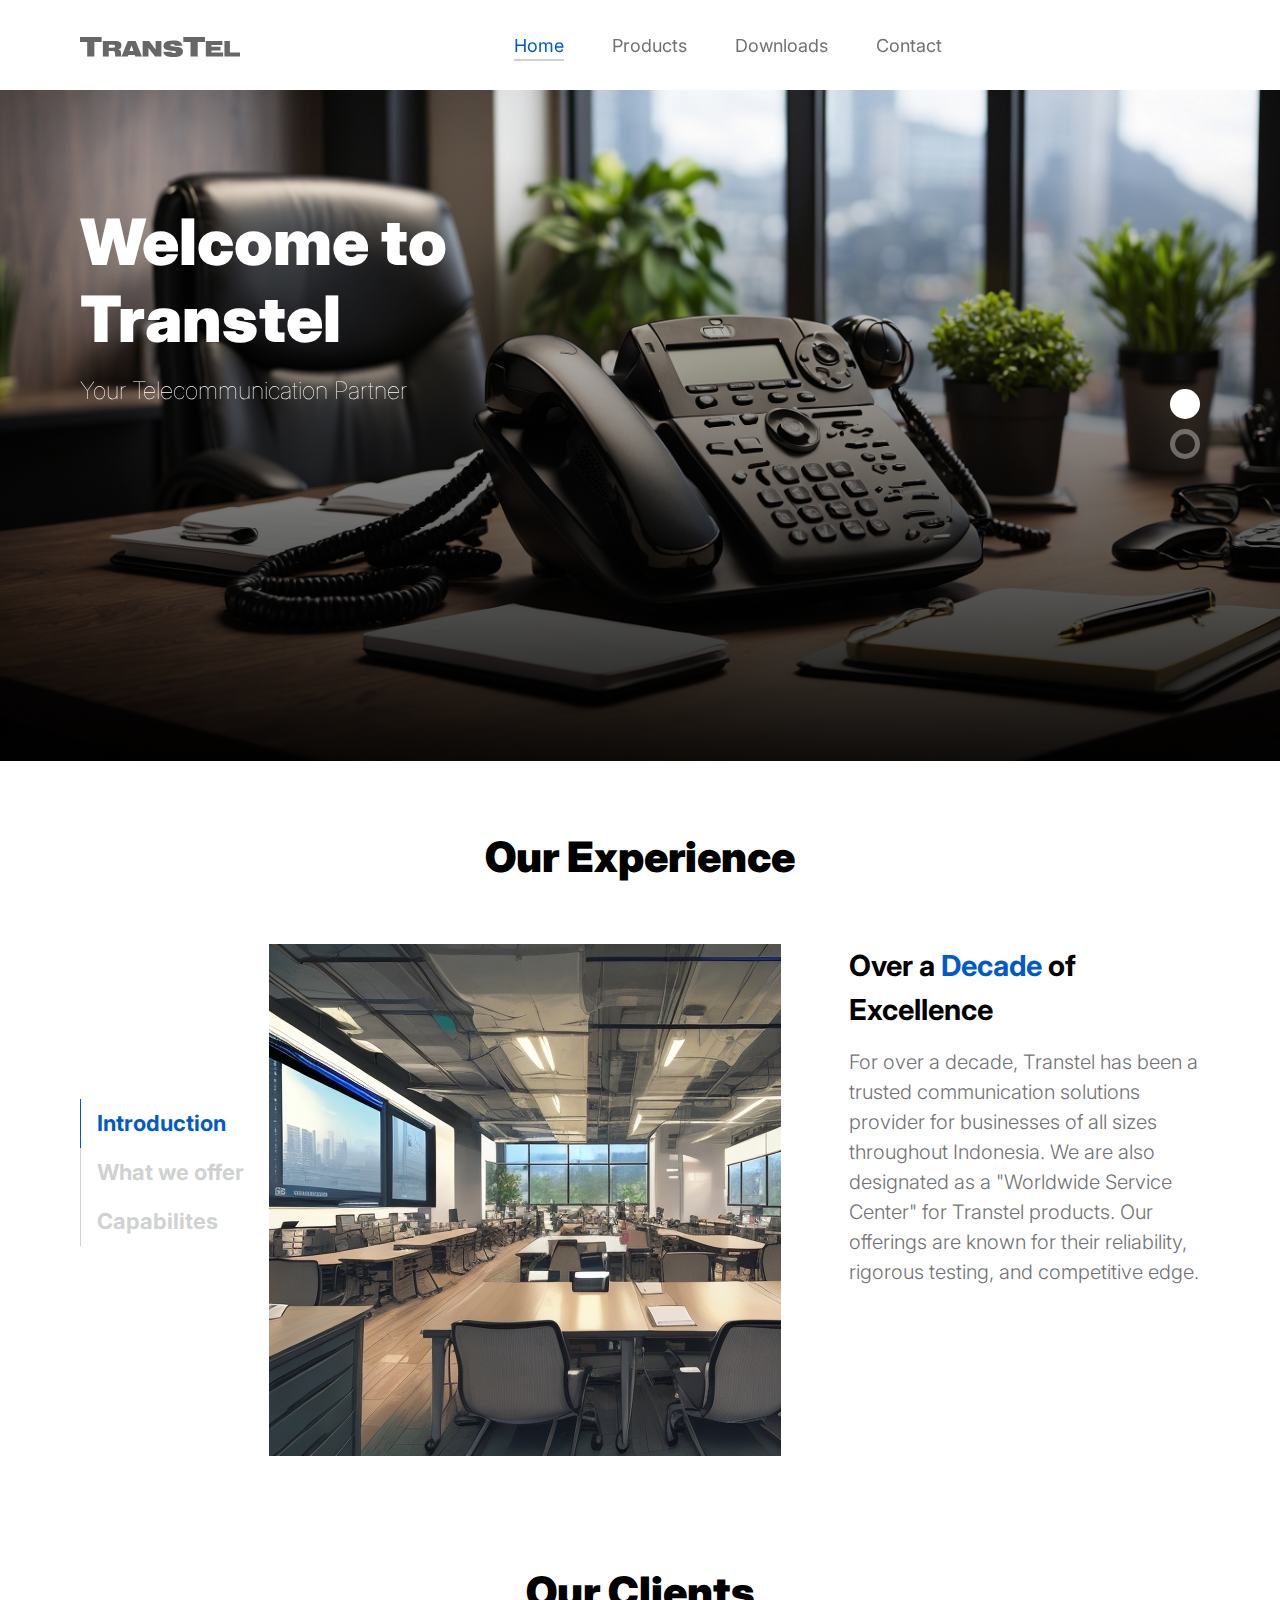
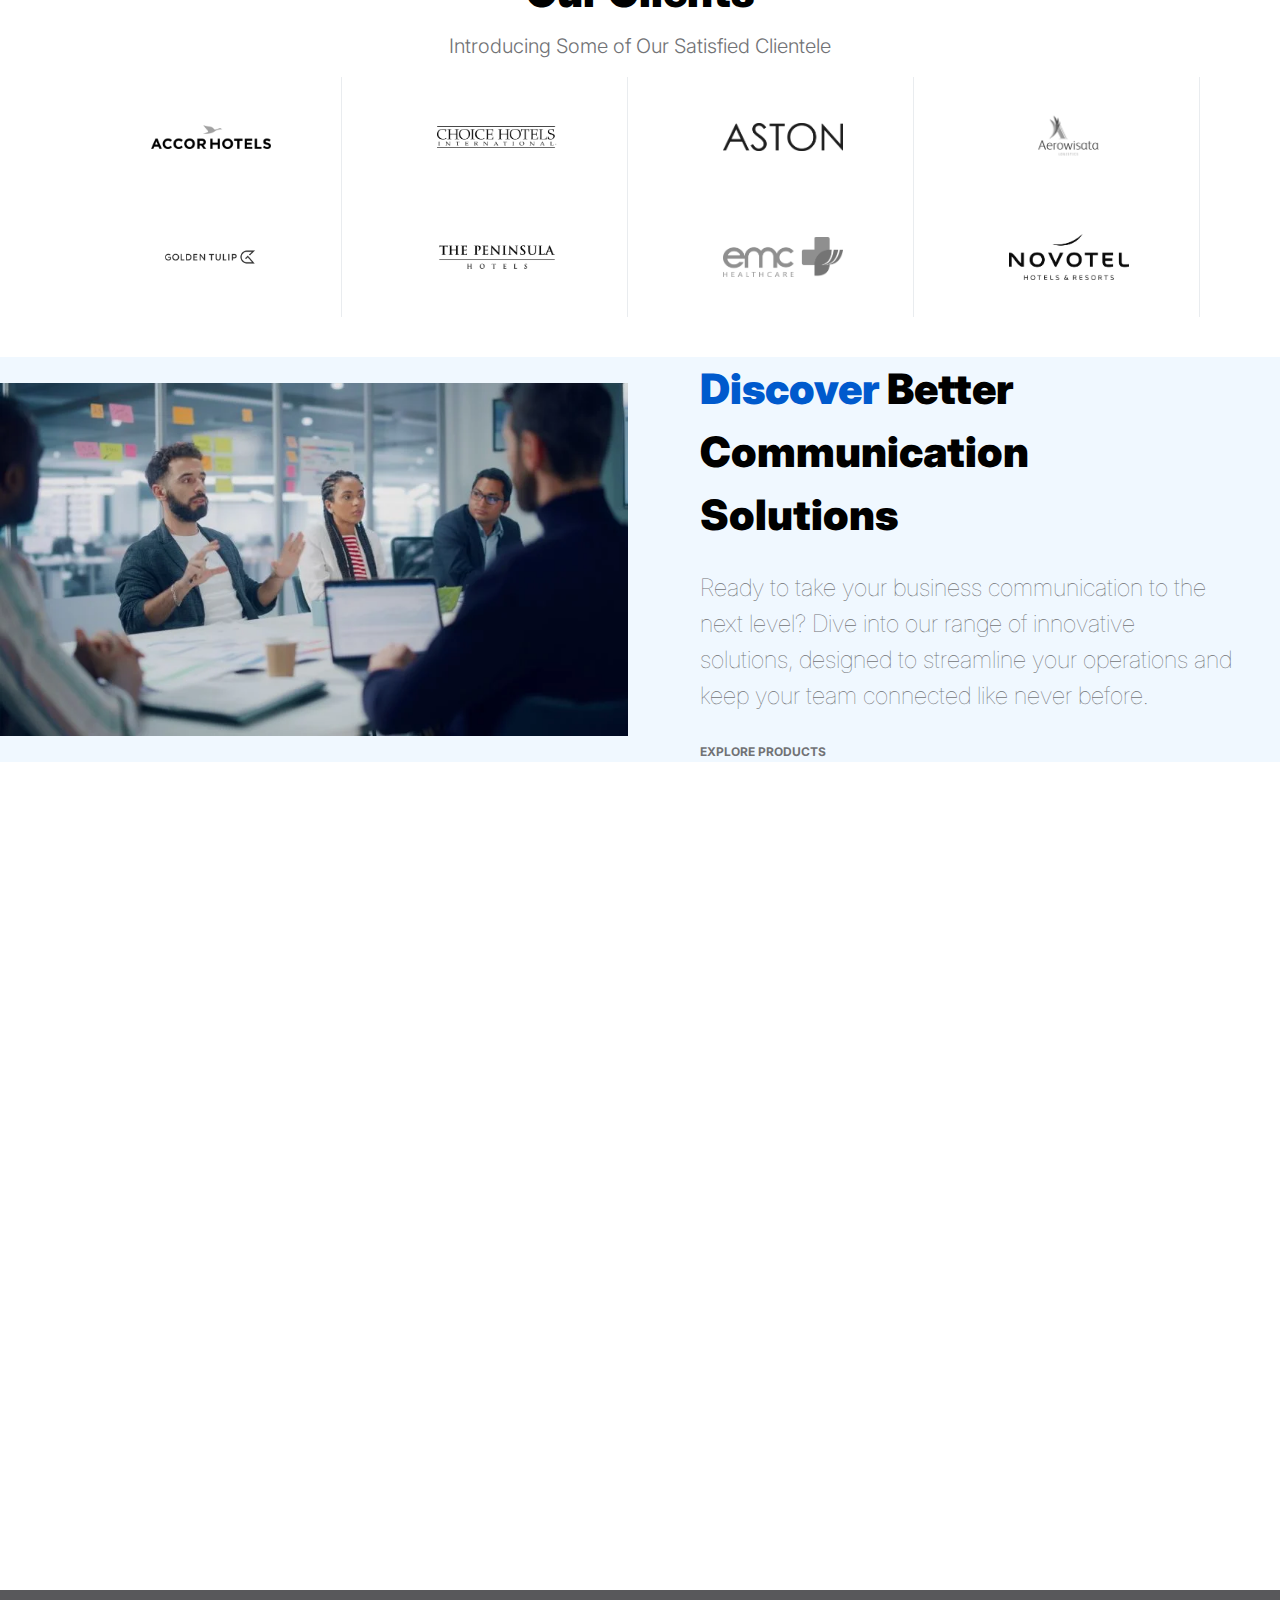
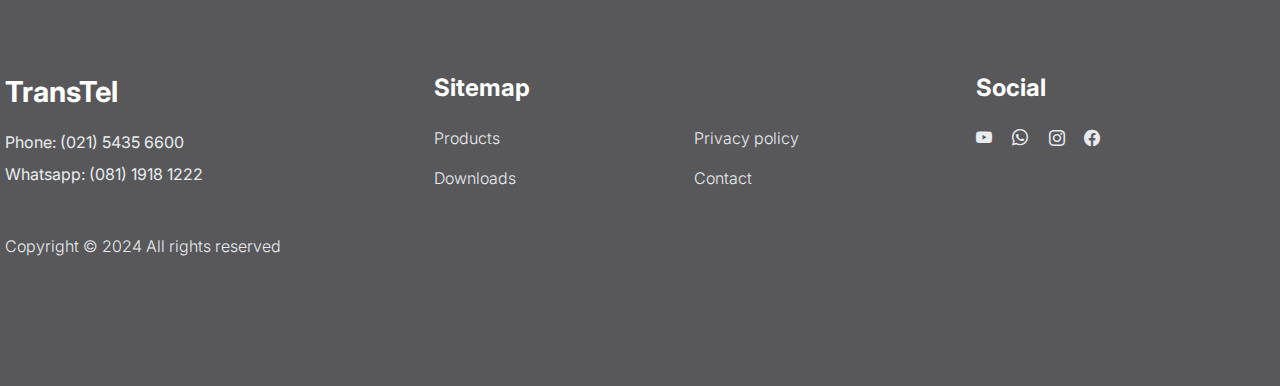
<file: index.html>
<!doctype html>
<html lang="en">
    <head>
        <meta charset="utf-8">
        <meta name="viewport" content="width=device-width, initial-scale=1">

        <meta name="description" content="">
        <meta name="author" content="">

        <title>Transtel Communications-Home</title>

        <link rel="preconnect" href="https://fonts.googleapis.com">

        <link rel="preconnect" href="https://fonts.gstatic.com" crossorigin>

        <link href="https://fonts.googleapis.com/css2?family=Inter:wght@100;300;400;700;900&display=swap" rel="stylesheet">

        <link href="css/bootstrap.min.css" rel="stylesheet">
        <link href="css/bootstrap-icons.css" rel="stylesheet">

        <link rel="stylesheet" href="css/slick.css"/>

        <link href="css/Transtel.css" rel="stylesheet">

    </head>
    
    <body>

        <section class="preloader">
            <div class="spinner">
                <span class="sk-inner-circle"></span>
            </div>
        </section>
    
        <main>

            
            <nav class="navbar navbar-expand-lg">
                <div class="container">
                    <button class="navbar-toggler" type="button" data-bs-toggle="collapse" data-bs-target="#navbarNav" aria-controls="navbarNav" aria-expanded="false" aria-label="Toggle navigation">
                        <span class="navbar-toggler-icon"></span>
                    </button>

                    <a class="navbar-brand" href="index.html" >
                        <img src="images\TransTel_Logo.svg" alt="Transtel Logo">
                    </a>

                    <div class="collapse navbar-collapse" id="navbarNav">
                        <ul class="navbar-nav mx-auto">
                            <li class="nav-item">
                                <a class="nav-link active" href="index.html">Home</a>
                            </li>

                            <li class="nav-item">
                                <a class="nav-link" href="maintainance.html">Products</a>
                            </li>
                            
                            <li class="nav-item">
                                <a class="nav-link" href="downloads.html">Downloads</a>
                            </li>

                            <li class="nav-item">
                                <a class="nav-link" href="contact.html">Contact</a>
                            </li>
                        </ul>
                    </div>
                </div>
            </nav>

            <section class="slick-slideshow">   
                <div class="slick-custom">
                    <img src="images/BackgroundImage.jpg" class="img-fluid" alt="">

                    <div class="slick-bottom">
                        <div class="container">
                            <div class="row">
                                <div class="col-lg-6 col-10">
                                    <h1 class="slick-title">Welcome to Transtel</h1>

                                    <p class="lead text-white mt-lg-3 mb-lg-5">Your Telecommunication Partner</p>

                                </div>
                            </div>
                        </div>
                    </div>
                </div>

                <div class="slick-custom">
                    <img src="images/slideshow/Default_A_modern_city_skyline_with_digital_network_lines_overl_1.jpg" class="img-fluid" alt="">

                    <div class="slick-bottom">
                        <div class="container">
                            <div class="row">
                                <div class="col-lg-6 col-10">
                                    <h1 class="slick-title">Seamless Communication Solutions</h1>

                                    <p class="lead text-white mt-lg-3 mb-lg-5">Experience the power of seamless connectivity with our cutting-edge telecom solutions. Stay connected effortlessly, whether it's for business or personal use.</p>

                                    <a href="maintainance.html" class="btn custom-btn">Explore products</a>
                                </div>
                            </div>
                        </div>
                    </div>
                </div>

            </section>

            <section class="about section-padding">
                <div class="container">
                    <div class="row">

                        <div class="col-12 text-center">
                            <h2 class="mb-5">Our Experience</h2>
                        </div>

                        <div class="col-lg-2 col-12 mt-auto mb-auto">
                            <ul class="nav nav-pills mb-5 mx-auto justify-content-center align-items-center" id="pills-tab" role="tablist">
                                <li class="nav-item" role="presentation">
                                    <button class="nav-link active" id="pills-home-tab" data-bs-toggle="pill" data-bs-target="#pills-home" type="button" role="tab" aria-controls="pills-home" aria-selected="true">Introduction</button>
                                </li>

                                <li class="nav-item" role="presentation">
                                    <button class="nav-link" id="pills-youtube-tab" data-bs-toggle="pill" data-bs-target="#pills-youtube" type="button" role="tab" aria-controls="pills-youtube" aria-selected="true">What we offer</button>
                                </li>

                                <li class="nav-item" role="presentation">
                                    <button class="nav-link" id="pills-skill-tab" data-bs-toggle="pill" data-bs-target="#pills-skill" type="button" role="tab" aria-controls="pills-skill" aria-selected="false">Capabilites</button>
                                </li>
                            </ul>
                        </div>

                        <div class="col-lg-10 col-12">
                            <div class="tab-content mt-2" id="pills-tabContent">
                                <div class="tab-pane fade show active" id="pills-home" role="tabpanel" aria-labelledby="pills-home-tab">

                                    <div class="row">
                                        <div class="col-lg-7 col-12">

                                            <img src="images/our exp.jpg" class="img-fluid" alt="">
                                        </div>

                                        <div class="col-lg-5 col-12">
                                            <div class="d-flex flex-column h-100 ms-lg-4 mt-lg-0 mt-5">
                                                <h4 class="mb-3">Over a <span>Decade</span> of Excellence</h4>

                                                <p>For over a decade, Transtel has been a trusted communication solutions provider for businesses of all sizes throughout Indonesia. We are also designated as a "Worldwide Service Center" for Transtel products. Our offerings are known for their reliability, rigorous testing, and competitive edge.</p>

                                                <div class="mt-2 mt-lg-auto">
                                                </div>
                                            </div>
                                        </div>
                                    </div>
                                </div>

                                <div class="tab-pane fade" id="pills-youtube" role="tabpanel" aria-labelledby="pills-youtube-tab">

                                    <div class="row">
                                        <div class="col-lg-7 col-12">
                                            <div class="ratio ratio-16x9">
                                                <!--<iframe src="https://www.youtube-nocookie.com/embed/f_7JqPDWhfw?controls=0" title="   Aq video player" frameborder="0" allow="accelerometer; autoplay; clipboard-write; encrypted-media; gyroscope; picture-in-picture" allowfullscreen></iframe>-->
                                                <img src="images/shutterstock_226031854-1100x550.jpeg" class="img-fluid" alt="">
                                            </div>
                                        </div>

                                        <div class="col-lg-5 col-12">
                                            <div class="d-flex flex-column h-100 ms-lg-4 mt-lg-0 mt-5">
                                                <h4 class="mb-3">Comprehensive Telecommunication Solutions</h4>

                                                <p> Transtel offers a diverse range of products and applications designed to meet international standards and address contemporary telecommunication needs</p>


                                                <div class="mt-2 mt-lg-auto">
                                                    <a href="contact.html" class="custom-link mb-2">
                                                        Work with us
                                                        <i class="bi-arrow-right ms-2"></i>
                                                    </a>
                                                </div>
                                            </div>
                                        </div>
                                    </div>
                                </div>

                                <div class="tab-pane fade" id="pills-skill" role="tabpanel" aria-labelledby="pills-skill-tab">
                                    <div class="row">
                                        <div class="col-lg-7 col-12">
                                            <img src="images/highly-technical-meeting-780x470.jpg" class="img-fluid" alt="">
                                        </div>

                                        <div class="col-lg-5 col-12">
                                            <div class="d-flex flex-column h-100 ms-lg-4 mt-lg-0 mt-5">
                                                <h4 class="mb-3">What can help you?</h4>
.
                                                <p>Over Twenty years in business, We’ve had the chance on projects</p>

                                                <div class="skill-thumb mt-3">

                                                    <strong>Hardware Solutions</strong>
                                                        <span class="float-end">90%</span>
                                                            <div class="progress">
                                                                <div class="progress-bar progress-bar-primary" role="progressbar" aria-valuenow="90" aria-valuemin="0" aria-valuemax="100" style="width: 90%;"></div>
                                                            </div>

                                                    <strong>Networking & Infrastructure</strong>
                                                        <span class="float-end">70%</span>
                                                            <div class="progress">
                                                                <div class="progress-bar progress-bar-primary" role="progressbar" aria-valuenow="70" aria-valuemin="0" aria-valuemax="100" style="width: 70%;"></div>
                                                            </div>

                                                    <strong>Software Development</strong>
                                                        <span class="float-end">20%</span>
                                                            <div class="progress">
                                                                <div class="progress-bar progress-bar-primary" role="progressbar" aria-valuenow="20" aria-valuemin="0" aria-valuemax="100" style="width: 20;"></div>
                                                            </div>

                                                </div>
                                                
                                                <div class="mt-2 mt-lg-auto">
                                                    <a href="maintainance.html" class="custom-link mb-2">
                                                        Explore products
                                                        <i class="bi-arrow-right ms-2"></i>
                                                    </a>
                                                </div>
                                            </div>
                                        </div>
                                    </div>
                                </div>

                            </div>
                        </div>

                    </div>
                </div>
            </section>
            <section id="clients" class="section-bg">

                <div class="container">
          
                  <div class="section-header fade-in">
                    <div class="col-12 text-center">
                        <h2 class="mb-2">Our Clients</h2>
                        <p>Introducing Some of Our Satisfied Clientele</p>
                    </div>
                    
                  </div>
          
                  <div class="row no-gutters clients-wrap clearfix wow fadeInUp fade-in " style="visibility: visible; animation-name: fadeInUp;">
          
                    <div class="col-lg-3 col-md-4 col-xs-6">
                      <div class="client-logo">
                        <img src="images/AccorHotels_Logo_2016.svg.png" class="img-fluid" alt="">
                      </div>
                    </div>
                    
                    <div class="col-lg-3 col-md-4 col-xs-6">
                      <div class="client-logo">
                        <img src="images/2560px-Choice_Hotels_Intl_Logo.svg.png" class="img-fluid" alt="">
                      </div>
                    </div>
                  
                    <div class="col-lg-3 col-md-4 col-xs-6">
                      <div class="client-logo">
                        <img src="images/aston-inn.png" class="img-fluid" alt="">
                      </div>
                    </div>
                    
                    <div class="col-lg-3 col-md-4 col-xs-6">
                      <div class="client-logo">
                        <img src="images/Logo-AWS-new-descriptor.png" class="img-fluid" alt="">
                      </div>
                    </div>
                    
                    <div class="col-lg-3 col-md-4 col-xs-6">
                      <div class="client-logo">
                        <img src="images/Golden-Tulip-Logo-old.png" class="img-fluid" alt="">
                      </div>
                    </div>
                  
                    <div class="col-lg-3 col-md-4 col-xs-6">
                      <div class="client-logo">
                        <img src="images/1.Pen-Hotels-(Black)_bkg removed.png" class="img-fluid" alt="">
                      </div>
                    </div>
                    
                    <div class="col-lg-3 col-md-4 col-xs-6">
                      <div class="client-logo">
                        <img src="images/Logo-emc.webp" class="img-fluid" alt="">
                      </div>
                    </div>
                    
                    <div class="col-lg-3 col-md-4 col-xs-6">
                      <div class="client-logo">
                        <img src="images/Novotel-Logo.png" class="img-fluid" alt="">
                      </div>
                    </div>
                  </div>
          
                </div>
          
              </section>

            <section class="front-product">
                <div class="container-fluid p-0">
                    <div class="row align-items-center">

                        <div class="col-lg-6 col-12">
                            <img src="images/teamwork.webp" class="img-fluid" alt="">
                        </div>

                        <div class="col-lg-6 col-12">
                            <div class="px-5 py-5 py-lg-0">
                                
                                <h2 class="mb-4"><span>Discover</span>  Better Communication Solutions</h2>

                                <p class="lead mb-4">Ready to take your business communication to the next level? Dive into our range of innovative solutions, designed to streamline your operations and keep your team connected like never before.</p>

                                <a href="maintainance.html" class="custom-link">
                                    Explore Products
                                    <i class="bi-arrow-right ms-2"></i>
                                </a>
                            </div>
                        </div>

                    </div>
                </div>
            </section>

            <section class="featured-product section-padding">
                <div class="container">
                    <div class="row">
                        
                        <div class="col-12 text-center">
                            <h2 class="mb-5">Featured Products</h2>
                        </div>

                        <div class="col-lg-4 col-12 mb-3">
                            <div class="product-thumb">
                                <a href="maintainance.html">
                                    <img src="images/Transtel/Phone Call Devices/IPX 3000/IPX 3000 - 3.jpg" class="img-fluid product-image" alt="">
                                </a>

                                <div class="product-top d-flex">
                                   <!-- <<span class="product-alert me-auto">New Arrival</span>

                                    <a href="#" class="bi-heart-fill product-icon"></a>-->
                                </div>

                                <div class="product-info d-flex">
                                    <div>
                                        <h5 class="product-title mb-0">
                                            <a href="maintainance.html" class="product-title-link">PABX</a>
                                        </h5>

                                        <p class="product-p">Streamlined communication solutions for businesses. Seamlessly manage calls and enhance connectivity with our advanced PABX systems.</p>
                                    </div>

                                    <!--<small class="product-price text-muted ms-auto mt-auto mb-5">$25</small>-->
                                </div>
                            </div>
                        </div>

                        <div class="col-lg-4 col-12 mb-3">
                            <div class="product-thumb">
                                <a href="maintainance.html">
                                    <img src="images/Transtel/Phone Call Devices/IPVH3/IPVH3 - 2.jpg" class="img-fluid product-image" alt="">
                                </a>

                               <!--  <div class="product-top d-flex">
                                    <span class="product-alert">Low Price</span>

                                    <a href="#" class="bi-heart-fill product-icon ms-auto"></a>
                                </div>
                                        -->
                                <div class="product-info d-flex">
                                    <div>
                                        <h5 class="product-title mb-0">
                                            <a href="maintainance.html" class="product-title-link">Phone, Recording</a>
                                        </h5>

                                        <p class="product-p">Ensure security and compliance with our professional call recording systems. Capture and review important conversations effortlessly.</p>
                                    </div>

                                    <!--<small class="product-price text-muted ms-auto mt-auto mb-5">$35</small>-->
                                </div>
                            </div>
                        </div>

                        <div class="col-lg-4 col-12">
                            <div class="product-thumb">
                                <a href="maintainance.html">
                                    <img src="images/Transtel/Nurse Call System/NCP-CS Android Nurse Call Station/Android Nurse Call Station 2.jpg" class="img-fluid product-image" alt="">
                                </a>

                                <div class="product-top d-flex">
                                    <a href="#" class="bi-heart-fill product-icon ms-auto"></a>
                                </div>

                                <div class="product-info d-flex">
                                    <div>
                                        <h5 class="product-title mb-0">
                                            <a href="maintainance.html" class="product-title-link">NURSE CALL</a>
                                        </h5>

                                        <p class="product-p">Prioritize patient care with our reliable nurse call systems. Streamline communication channels for rapid response and improved healthcare delivery.</p>
                                    </div>

                                    <!--<small class="product-price text-muted ms-auto mt-auto mb-5">$45</small>-->
                                </div>
                            </div>
                        </div>

                        <div class="col-12 text-center">
                            <a href="maintainance.html" class="view-all">View All Products</a>
                        </div>

                    </div>
                </div>
            </section>

        </main>

        <footer class="site-footer">
            <div class="container">
                <div class="row">

                    <div class="col-lg-3 col-10 me-auto mb-4">
                        <h4 class="text-white mb-3">TransTel</h4>
                        <ul>
                            <li><a href="tel:(021) 5435 6600"><i class="ph-fill ph-phone" style="color: white"></i> Phone: (021) 5435 6600</a></li>
                            <li><a href=""><i class="ph-fill ph-instagram-logo" style="color: white"></i> Whatsapp: (081) 1918 1222</a></li>
                        </ul>
                        <p class="copyright-text text-muted mt-lg-5 mb-4 mb-lg-0">Copyright © 2024 All rights reserved </p>
                        <br>

                    </div>

                    <div class="col-lg-5 col-8">
                        <h5 class="text-white mb-3">Sitemap</h5>

                        <ul class="footer-menu d-flex flex-wrap">

                            <li class="footer-menu-item"><a href="products.html" class="footer-menu-link">Products</a></li>

                            <li class="footer-menu-item"><a href="#" class="footer-menu-link">Privacy policy</a></li>

                            <li class="footer-menu-item"><a href="downloads.html" class="footer-menu-link">Downloads</a></li>

                            <li class="footer-menu-item"><a href="contact.html" class="footer-menu-link">Contact</a></li>
                        </ul>
                    </div>

                    <div class="col-lg-3 col-4">
                        <h5 class="text-white mb-3">Social</h5>

                        <ul class="social-icon">

                            <li><a href="https://www.youtube.com/@pabxtranstelkomunikasitds6739" class="social-icon-link bi-youtube" target="blank"></a></li>

                            <li><a href="https://api.whatsapp.com/send?phone=628119181222" class="social-icon-link bi-whatsapp" target="blank"></a></li>

                            <li><a href="https://www.instagram.com/transtelindonesia/" class="social-icon-link bi-instagram" target="blank"></a></li>

                            <li><a href="https://www.facebook.com/transtelindonesia97/" class="social-icon-link bi-facebook" target="blank"></a></li>
                        </ul>
                    </div>

                </div>
            </div>
        </footer>

        <!-- JAVASCRIPT FILES -->
        <script src="js/jquery.min.js"></script>
        <script src="js/bootstrap.bundle.min.js"></script>
        <script src="js/Headroom.js"></script>
        <script src="js/jQuery.headroom.js"></script>
        <script src="js/slick.min.js"></script>
        <script src="js/custom.js"></script>

    </body>
</html>
</file>
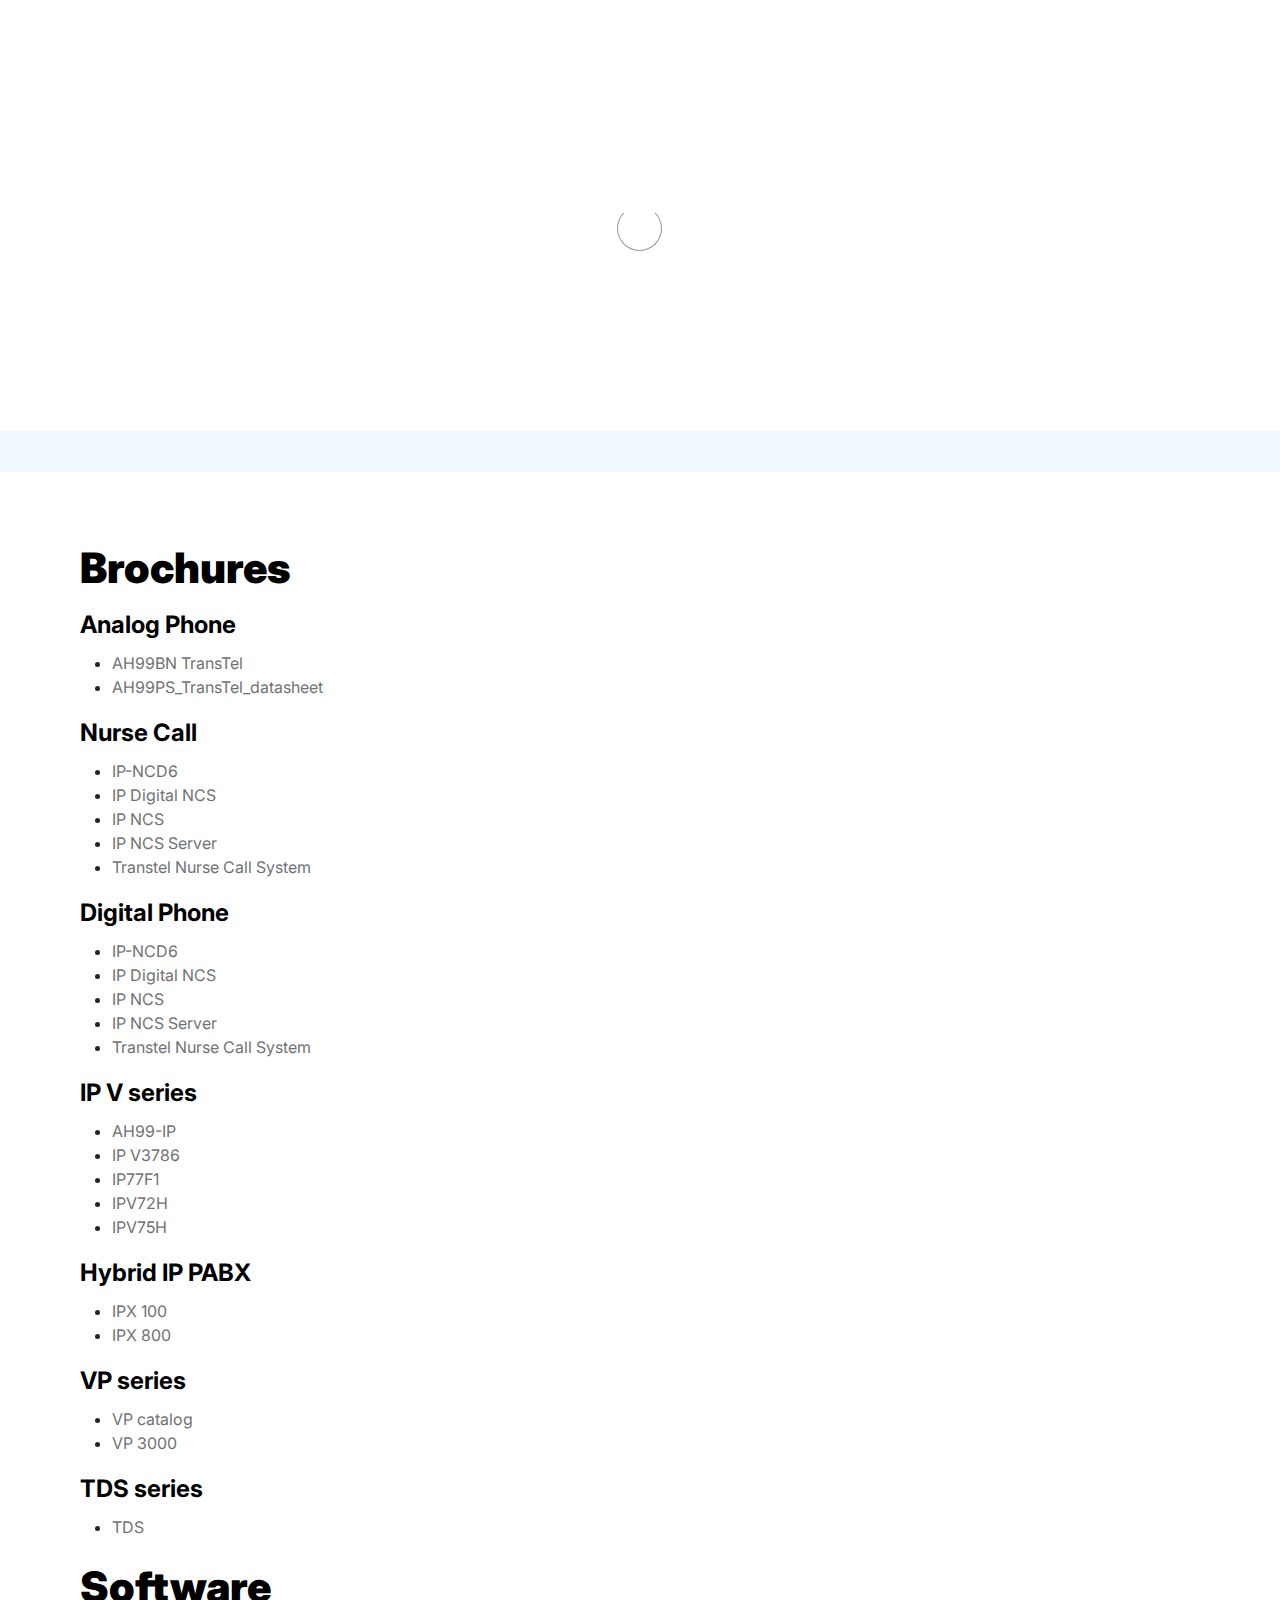
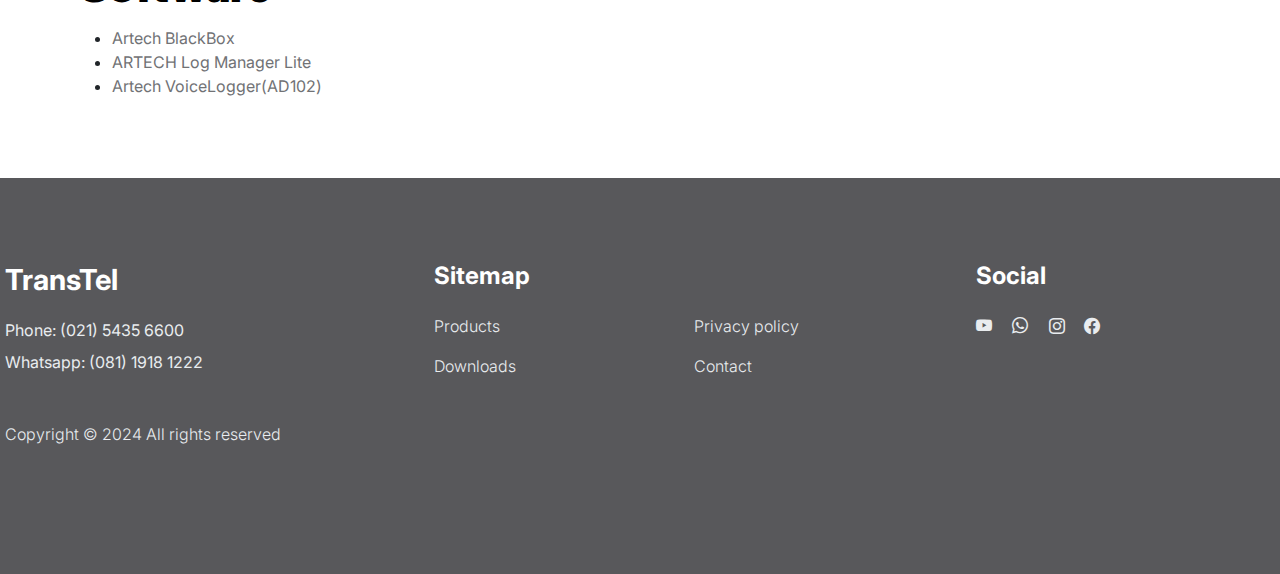
<file: downloads.html>
<!doctype html>
<html lang="en">
    <head>
        <meta charset="utf-8">
        <meta name="viewport" content="width=device-width, initial-scale=1">

        <meta name="description" content="">
        <meta name="author" content="">

        <title>Transtel Communications - Downloads</title>

        <!-- CSS FILES -->
        <link rel="preconnect" href="https://fonts.googleapis.com">

        <link rel="preconnect" href="https://fonts.gstatic.com" crossorigin>

        <link href="https://fonts.googleapis.com/css2?family=Inter:wght@100;300;400;700;900&display=swap" rel="stylesheet">

        <link href="css/bootstrap.min.css" rel="stylesheet">
        <link href="css/bootstrap-icons.css" rel="stylesheet">

        <link rel="stylesheet" href="css/slick.css"/>

        <link href="css/Transtel.css" rel="stylesheet">

    </head>
    
    <body>

        <section class="preloader">
            <div class="spinner">
                <span class="sk-inner-circle"></span>
            </div>
        </section>
    
        <main>

            
            <nav class="navbar navbar-expand-lg">
                <div class="container">
                    <button class="navbar-toggler" type="button" data-bs-toggle="collapse" data-bs-target="#navbarNav" aria-controls="navbarNav" aria-expanded="false" aria-label="Toggle navigation">
                        <span class="navbar-toggler-icon"></span>
                    </button>

                    <a class="navbar-brand" href="index.html" >
                        <img src="images\TransTel_Logo.svg" alt="Transtel Logo">
                    </a>

                    <div class="collapse navbar-collapse" id="navbarNav">
                        <ul class="navbar-nav mx-auto">
                            <li class="nav-item">
                                <a class="nav-link" href="index.html">Home</a>
                            </li>

                            <li class="nav-item">
                                <a class="nav-link" href="maintainance.html">Products</a>
                            </li>
                            
                            <li class="nav-item active">
                                <a class="nav-link active   " href="#">Downloads</a>
                            </li>

                            <li class="nav-item">
                                <a class="nav-link" href="contact.html">Contact</a>
                            </li>
                        </ul>
                    </div>
                </div>
            </nav>
            <header class="site-header section-padding d-flex justify-content-center align-items-center">
                <div class="container">
                    <div class="row">

                        <div class="col-lg-10 col-12">
                            <h1>
                                <span class="d-block text-primary">Download</span>
                                <span class="d-block text-dark">Center</span>
                            </h1>
                        </div>
                    </div>
                </div>
            </header>

            <section class="faq section-padding">
                <div class="container">
                    <div class="row">
                    
                        <div class="category">
                        <h2>Brochures</h2>
                        <h5>Analog Phone</h5>
                        <ul class="downloads-list">
                            <li><a href="Assets_Brosure/Analog Phone/AH99BN_TransTel_datasheet.pdf" class="download-link">AH99BN TransTel</a></li>
                            <li><a href="Assets_Brosure/Analog Phone/AH99PS_TransTel_datasheet.pdf" class="download-link">AH99PS_TransTel_datasheet</a></li>
                        </ul>
                        <h5>Nurse Call</h5>
                        <ul class="downloads-list">
                            <li><a href="Assets_Brosure/Brosur Nurse Call/DS_IP-NCD6_EN2020-03-19.pdf" class="download-link">IP-NCD6</a></li>
                            <li><a href="Assets_Brosure/Brosur Nurse Call/IP Digital NCS brochure.pdf" class="download-link">IP Digital NCS</a></li>
                            <li><a href="Assets_Brosure/Brosur Nurse Call/IP-NCS brochure vn.2.1.3 (2).pdf" class="download-link">IP NCS</a></li>
                            <li><a href="Assets_Brosure/Brosur Nurse Call/IP-NCS-Server.pdf" class="download-link">IP NCS Server</a></li>
                            <li><a href="Assets_Brosure/Brosur Nurse Call/Transtel Nurse Call System 2024 (2).pdf" class="download-link">Transtel Nurse Call System</a></li>
                        </ul>  
                        <h5>Digital Phone</h5>
                        <ul class="downloads-list">
                            <li><a href="Assets_Brosure/Data Sheet Digital Phone Transtel/DK3-21-hybrex-datasheet.pdf" class="download-link">IP-NCD6</a></li>
                            <li><a href="Assets_Brosure/Data Sheet Digital Phone Transtel/DK6-31-Transtel -datasheet.pdf" class="download-link">IP Digital NCS</a></li>
                            <li><a href="Assets_Brosure/Data Sheet Digital Phone Transtel/DK6-36D-TransTel-datasheet.pdf" class="download-link">IP NCS</a></li>
                            <li><a href="Assets_Brosure/Data Sheet Digital Phone Transtel/DKP90 series(TransTEL)_Rev.pdf">IP NCS Server</a></li>
                            <li><a href="Assets_Brosure/Brosur Nurse Call/Transtel Nurse Call System 2024 (2).pdf" class="download-link">Transtel Nurse Call System</a></li>
                        </ul>  
                        <h5>IP V series</h5>
                        <ul class="downloads-list">
                            <li><a href="Assets_Brosure/Datasheet IP V/AH99-IP(datasheet)-TransTel-v.2 (2).pdf" class="download-link">AH99-IP</a></li>
                            <li><a href="Assets_Brosure/Datasheet IP V/IP V3786 Brosur .pdf" class="download-link">IP V3786</a></li>
                            <li><a href="Assets_Brosure/Datasheet IP V/Transtel_IP77F1_Datasheet (3).pdf" class="download-link">IP77F1</a></li>
                            <li><a href="Assets_Brosure/Datasheet IP V/Transtel_IPV72H_Datasheet (4).pdf">IPV72H</a></li>
                            <li><a href="Assets_Brosure/Datasheet IP V/Transtel_IPV75H_Datasheet (1).pdf" class="download-link">IPV75H</a></li>
                        </ul>  
                        <h5>Hybrid IP PABX</h5>
                        <ul class="downloads-list">
                            <li><a href="TransTel website/Assets_Brosure\Hybrid IP PABX/Brosur Transtel IPX100 Series.pdf" class="download-link">IPX 100</a></li>
                            <li><a href="TransTel website/Assets_Brosure\Hybrid IP PABX/IPX 800 catalog(TransTEL)_Rev.pdf" class="download-link">IPX 800</a></li>
                        </ul> 
                        <h5>VP series</h5>
                        <ul class="downloads-list">
                            <li><a href="Assets_Brosure/IPX 100,300,500,1000/IPX 100,300,500,1000/VP catalog.pdf" class="download-link">VP catalog</a></li>
                            <li><a href="Assets_Brosure/IPX 100,300,500,1000/IPX 100,300,500,1000/VP3000_Transtel_catalog_1 0.pdf" class="download-link">VP 3000</a></li>
                        </ul>    
                        <h5>TDS series</h5>
                        <ul class="downloads-list">
                            <li><a href="Assets_Brosure/PABX TDS 600/Brosur TDS Series.pdff" class="download-link">TDS</a></li>
                        </ul>   


                        </div>
                        
                    
                        <div class="category">
                        <h2>Software</h2>
                        <ul class="downloads-list">
                            <li><a href="software/Artech BlackBox(2023907).exe" class="download-link">Artech BlackBox</a></li>
                            <li><a href="software/20120904-ARTECH Log Manager Lite Version 1.0.0.22.exe" class="download-link">ARTECH Log Manager Lite</a></li>
                            <li><a href="software/Artech VoiceLogger(AD102)V1.2.20 (20200420).exe" class="download-link">Artech VoiceLogger(AD102)</a></li>
                        </ul>

                        </div>  
                    
                        <!--<div class="category">
                        <h2>Operating Systems</h2>
                        <ul class="downloads-list">
                            <li><a href="os/os1.iso" class="download-link">OS 1</a></li>
                            <li><a href="os/os2.iso" class="download-link">OS 2</a></li>
                        </ul>
                        </div>
                        -->
                    </div>
                </div>
            </section>
              
         </main>


        <footer class="site-footer">
            <div class="container">
                <div class="row">

                    <div class="col-lg-3 col-10 me-auto mb-4">
                        <h4 class="text-white mb-3">TransTel</h4>
                        <ul>
                            <li><a href="tel:(021) 5435 6600"><i class="ph-fill ph-phone" style="color: white"></i> Phone: (021) 5435 6600</a></li>
                            <li><a href=""><i class="ph-fill ph-instagram-logo" style="color: white"></i> Whatsapp: (081) 1918 1222</a></li>
                        </ul>
                        <p class="copyright-text text-muted mt-lg-5 mb-4 mb-lg-0">Copyright © 2024 All rights reserved </p>
                        <br>

                    </div>

                    <div class="col-lg-5 col-8">
                        <h5 class="text-white mb-3">Sitemap</h5>

                        <ul class="footer-menu d-flex flex-wrap">

                            <li class="footer-menu-item"><a href="products.html" class="footer-menu-link">Products</a></li>

                            <li class="footer-menu-item"><a href="#" class="footer-menu-link">Privacy policy</a></li>

                            <li class="footer-menu-item"><a href="downloads.html" class="footer-menu-link">Downloads</a></li>

                            <li class="footer-menu-item"><a href="contact.html" class="footer-menu-link">Contact</a></li>
                        </ul>
                    </div>

                    <div class="col-lg-3 col-4">
                        <h5 class="text-white mb-3">Social</h5>

                        <ul class="social-icon">

                            <li><a href="https://www.youtube.com/@pabxtranstelkomunikasitds6739" class="social-icon-link bi-youtube"></a></li>

                            <li><a href="https://api.whatsapp.com/send?phone=628119181222" class="social-icon-link bi-whatsapp"></a></li>

                            <li><a href="https://www.instagram.com/transtelindonesia/" class="social-icon-link bi-instagram"></a></li>

                            <li><a href="https://www.facebook.com/transtelindonesia97/" class="social-icon-link bi-facebook"></a></li>
                        </ul>
                    </div>

                </div>
            </div>
        </footer>

        <!-- JAVASCRIPT FILES -->
        <script src="js/jquery.min.js"></script>
        <script src="js/bootstrap.bundle.min.js"></script>
        <script src="js/Headroom.js"></script>
        <script src="js/jQuery.headroom.js"></script>
        <script src="js/slick.min.js"></script>
        <script src="js/custom.js"></script>

    </body>
</html>
</file>
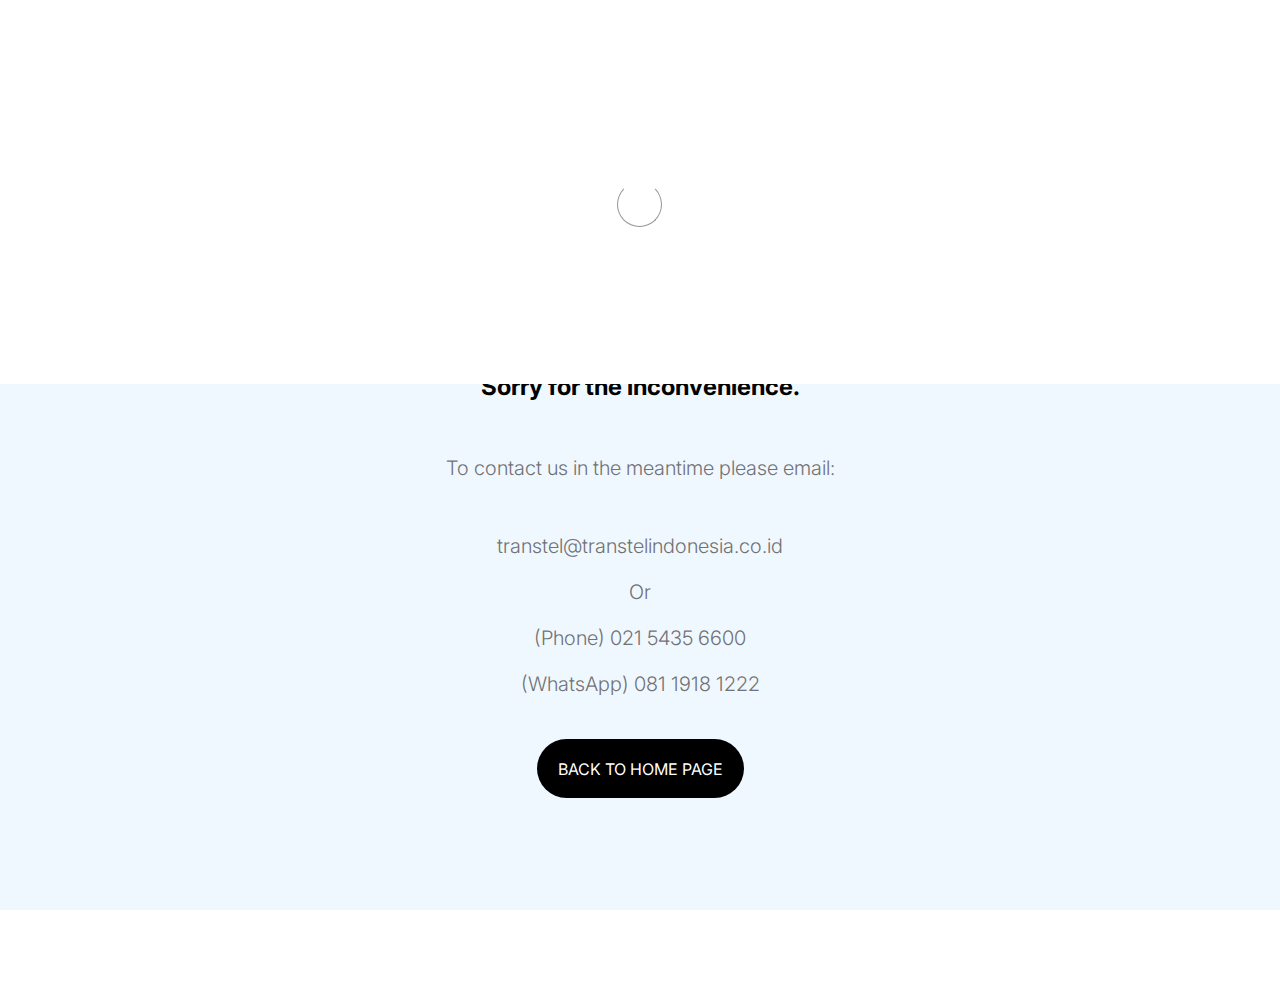
<file: maintainance.html>
<html lang="en">
    <head>
        <meta charset="utf-8">
        <meta name="viewport" content="width=device-width, initial-scale=1">

        <meta name="description" content="">
        <meta name="author" content="">

        <title>Transtel Communications - Maintainance</title>

        <!-- CSS FILES -->
        <link rel="preconnect" href="https://fonts.googleapis.com">

        <link rel="preconnect" href="https://fonts.gstatic.com" crossorigin>

        <link href="https://fonts.googleapis.com/css2?family=Inter:wght@100;300;400;700;900&display=swap" rel="stylesheet">

        <link href="css/bootstrap.min.css" rel="stylesheet">
        <link href="css/bootstrap-icons.css" rel="stylesheet">

        <link rel="stylesheet" href="css/slick.css"/>

        <link href="css/Transtel.css" rel="stylesheet">

    </head>
  <main>
    <body>

        <section class="preloader">
            <div class="spinner">
                <span class="sk-inner-circle"></span>
            </div>
        </section>
    
        <main>

            
            <nav class="navbar navbar-expand-lg">
                <div class="container">
                    <button class="navbar-toggler" type="button" data-bs-toggle="collapse" data-bs-target="#navbarNav" aria-controls="navbarNav" aria-expanded="false" aria-label="Toggle navigation">
                        <span class="navbar-toggler-icon"></span>
                    </button>

                    <a class="navbar-brand" href="index.html" >
                        <img src="images\TransTel Logo Files\Svg\TransTel-01.svg" alt="Transtel Logo">
                    </a>

                    <div class="collapse navbar-collapse" id="navbarNav">
                        <ul class="navbar-nav mx-auto">
                            <li class="nav-item">
                                <a class="nav-link" href="index.html">Home</a>
                            </li>

                            <li class="nav-item">
                                <a class="nav-link" href="products.html">Products</a>
                            </li>

                            
                            <li class="nav-item ">
                                <a class="nav-link" href="downloads.html">Downloads</a>
                            </li>

                            <li class="nav-item">
                                <a class="nav-link" href="contact.html">Contact</a>
                            </li>
                        </ul>
                    </div>
                </div>
            </nav>
            <header class="site-header section-padding d-flex justify-content-center align-items-center">
                <div class="container">
                    <div class="row">
                    <svg xmlns="http://www.w3.org/2000/svg" width="100" height="70" viewBox="0 0 100 68">
                <g id="large">
                    <path fill="none" stroke="#000" d="M55.8 38.5l6.2-1.2c0-1.8-.1-3.5-.4-5.3l-6.3-.2c-.5-2-1.2-4-2.1-6l4.8-4c-.9-1.6-1.9-3-3-4.4l-5.6 3c-1.3-1.6-3-3-4.7-4.1l2-6A30 30 0 0 0 42 8l-3.3 5.4c-2-.7-4.2-1-6.2-1.2L31.3 6c-1.8 0-3.5.1-5.3.4l-.2 6.3c-2 .5-4 1.2-6 2.1l-4-4.8c-1.6.9-3 1.9-4.4 3l3 5.6c-1.6 1.3-3 3-4.1 4.7l-6-2A32.5 32.5 0 0 0 2 26l5.4 3.3c-.7 2-1 4.2-1.2 6.2L0 36.7c0 1.8.1 3.5.4 5.3l6.3.2c.5 2 1.2 4 2.1 6l-4.8 4c.9 1.6 1.9 3 3 4.4l5.6-3c1.4 1.6 3 3 4.7 4.1l-2 6A30.5 30.5 0 0 0 20 66l3.4-5.4c2 .7 4 1 6.1 1.2l1.2 6.2c1.8 0 3.5-.1 5.3-.4l.2-6.3c2-.5 4-1.2 6-2.1l4 4.8c1.6-.9 3-1.9 4.4-3l-3-5.6c1.6-1.3 3-3 4.1-4.7l6 2A32 32 0 0 0 60 48l-5.4-3.3c.7-2 1-4.2 1.2-6.2zm-13.5 4a12.5 12.5 0 1 1-22.6-11 12.5 12.5 0 0 1 22.6 11z"/>
                    <animateTransform attributeName="transform" begin="0s" dur="3s" from="0 31 37" repeatCount="indefinite" to="360 31 37" type="rotate"/>
                </g>
                <g id="small">
                    <path fill="none" stroke="#000" d="M93 19.3l6-3c-.4-1.6-1-3.2-1.7-4.8L90.8 13c-.9-1.4-2-2.7-3.4-3.8l2.1-6.3A21.8 21.8 0 0 0 85 .7l-3.6 5.5c-1.7-.4-3.4-.5-5.1-.3l-3-5.9c-1.6.4-3.2 1-4.7 1.7L70 8c-1.5 1-2.8 2-3.9 3.5L60 9.4a20.6 20.6 0 0 0-2.2 4.6l5.5 3.6a15 15 0 0 0-.3 5.1l-5.9 3c.4 1.6 1 3.2 1.7 4.7L65 29c1 1.5 2.1 2.8 3.5 3.9l-2.1 6.3a21 21 0 0 0 4.5 2.2l3.6-5.6c1.7.4 3.5.5 5.2.3l2.9 5.9c1.6-.4 3.2-1 4.8-1.7L86 34c1.4-1 2.7-2.1 3.8-3.5l6.3 2.1a21.5 21.5 0 0 0 2.2-4.5l-5.6-3.6c.4-1.7.5-3.5.3-5.1zM84.5 24a7 7 0 1 1-12.8-6.2 7 7 0 0 1 12.8 6.2z"/>
                    <animateTransform attributeName="transform" begin="0s" dur="2s" from="0 78 21" repeatCount="indefinite" to="-360 78 21" type="rotate"/>
                </g>
                </svg>
                <div class="col-12 text-center text-primary">
                <h1 class="mb-4">Under Maintenance</h1>
                
                <h5 class="mb-5">Sorry for the inconvenience.</h2>
                <p class="mb-5">To contact us in the meantime please email:</h3>
                <p>transtel@transtelindonesia.co.id</p>
                <p>Or</h3>
                <p>(Phone) 021 5435 6600</p>
                <p>(WhatsApp) 081 1918 1222</p>
                <br>
                <a href="index.html" class="btn custom-btn">Back To Home Page</a>

                </div>
            </div>
            </header>
    </main>

    <script src="js/hamburgerbuttons.js"></script>
     <!-- JAVASCRIPT FILES -->
     <script src="js/jquery.min.js"></script>
     <script src="js/bootstrap.bundle.min.js"></script>
     <script src="js/Headroom.js"></script>
     <script src="js/jQuery.headroom.js"></script>
     <script src="js/slick.min.js"></script>
     <script src="js/custom.js"></script>
  </body>
  <script src="js/observer.js"></script>
</main>

  
</html>
</file>
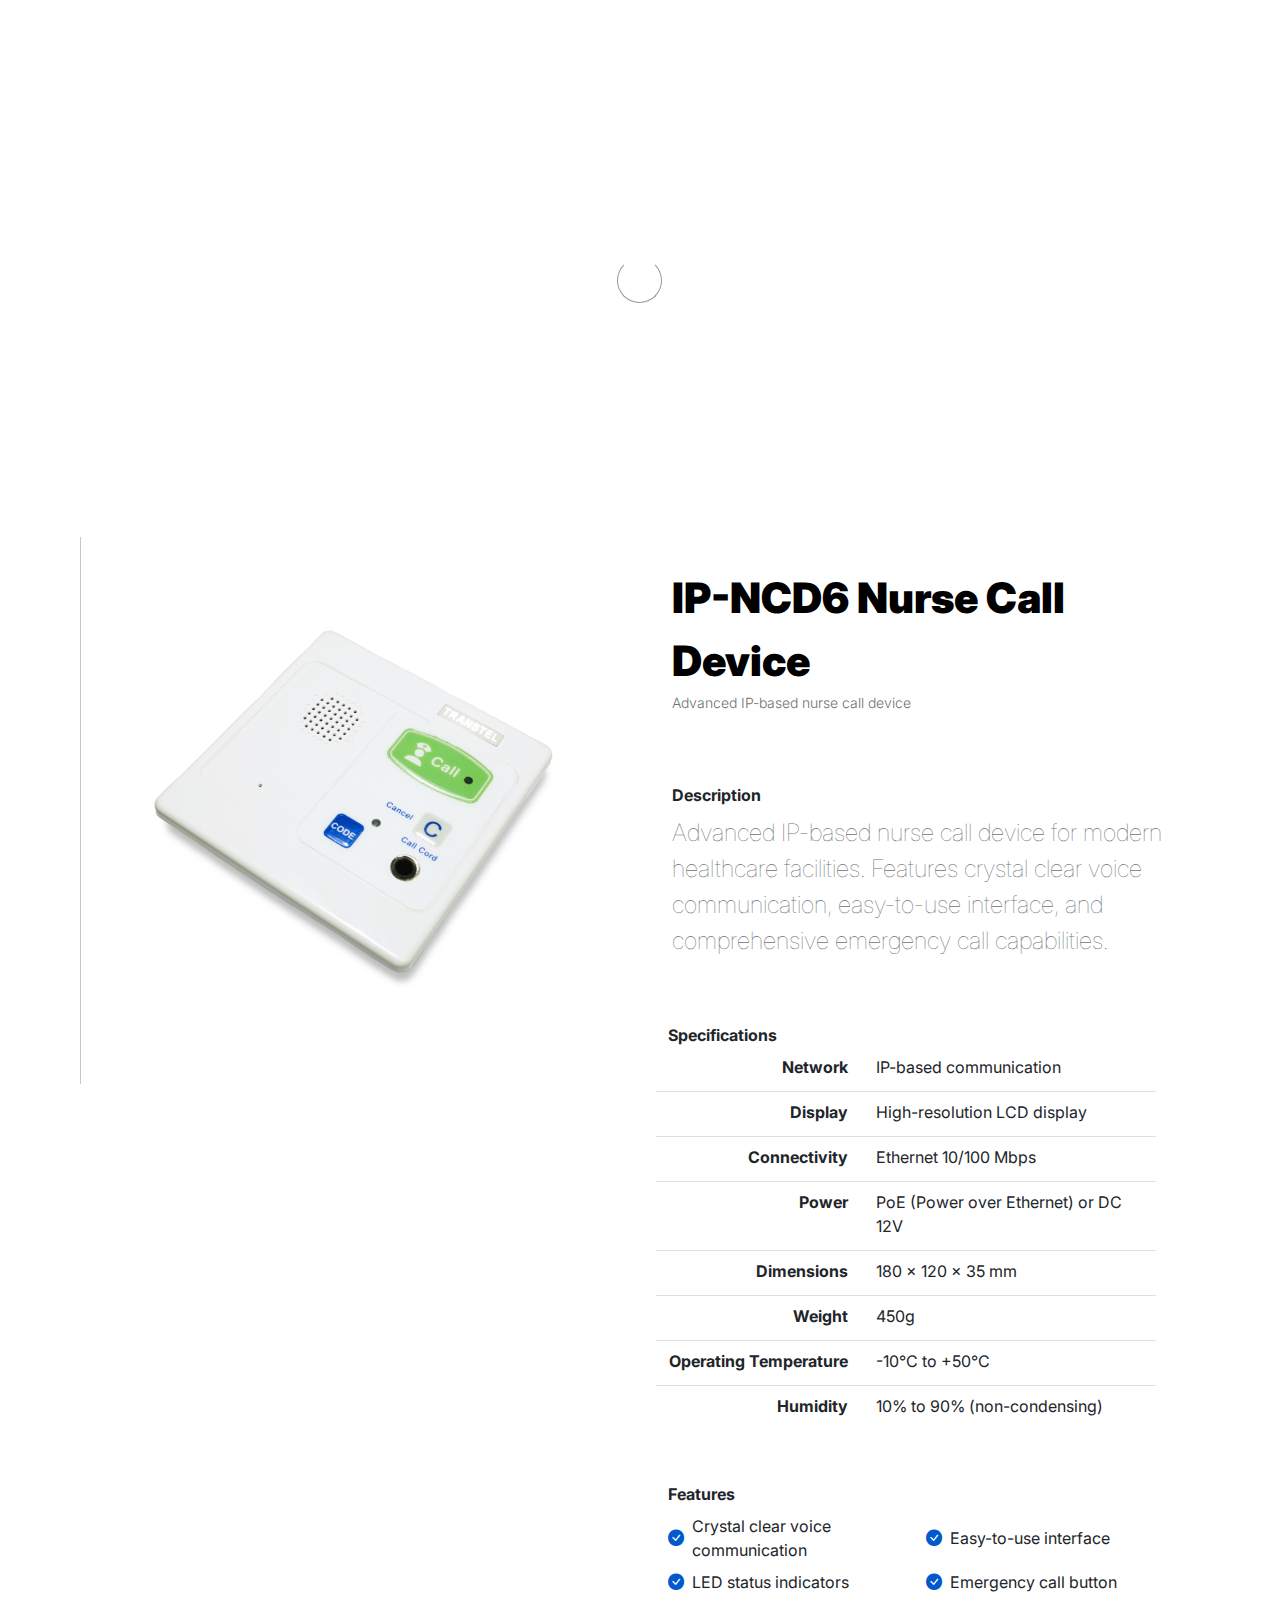
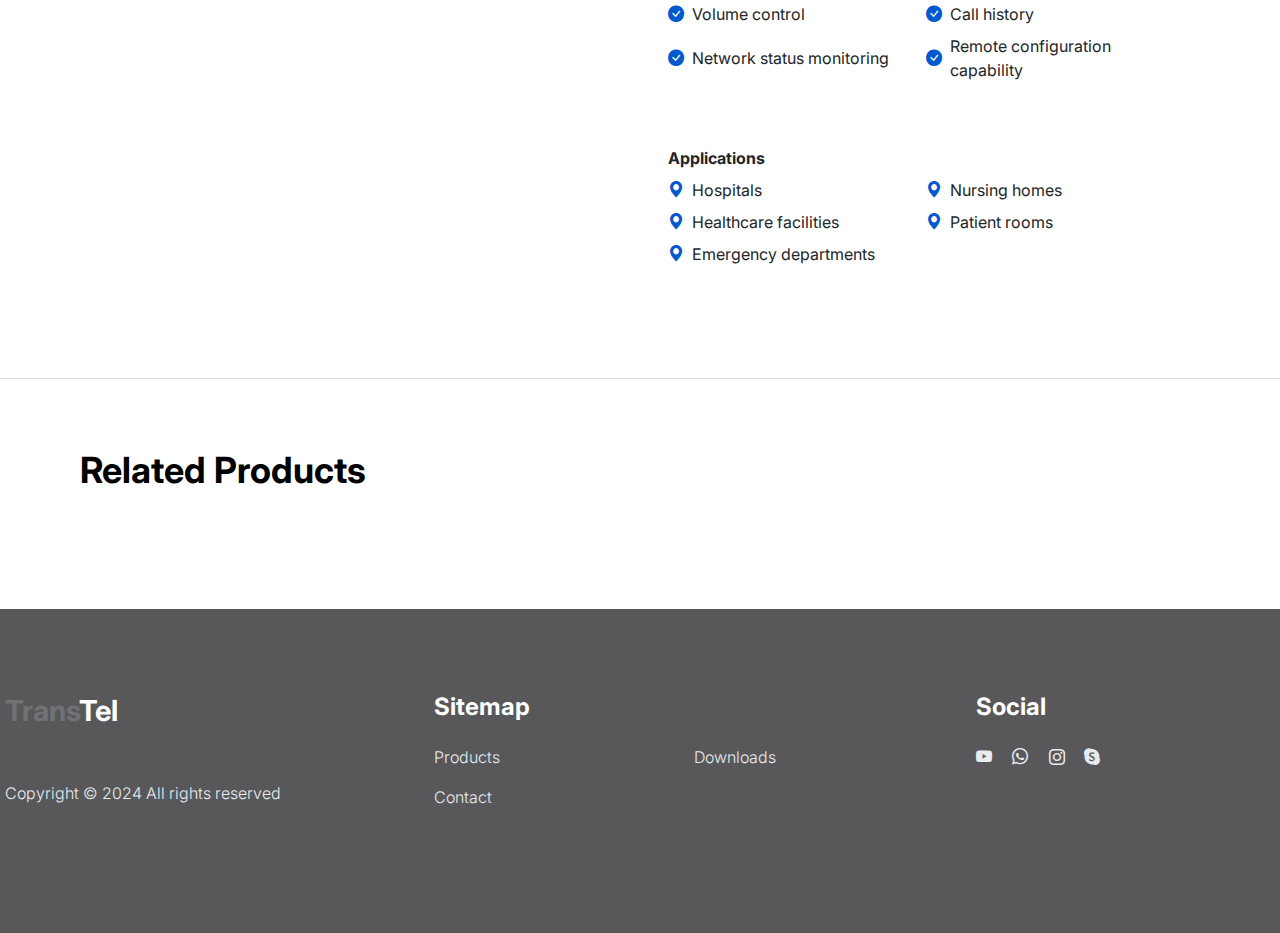
<file: product-detail.html>
<!doctype html>
<html lang="en">
    <head>
        <meta charset="utf-8">
        <meta name="viewport" content="width=device-width, initial-scale=1">

        <meta name="description" content="">
        <meta name="author" content="">

        <title>TransTel - Product Detail</title>

        <!-- CSS FILES -->
        <link rel="preconnect" href="https://fonts.googleapis.com">

        <link rel="preconnect" href="https://fonts.gstatic.com" crossorigin>

        <link href="https://fonts.googleapis.com/css2?family=Inter:wght@100;300;400;700;900&display=swap" rel="stylesheet">

        <link href="css/bootstrap.min.css" rel="stylesheet">
        <link href="css/bootstrap-icons.css" rel="stylesheet">

        <link rel="stylesheet" href="css/slick.css"/>

        <link href="css/Transtel.css" rel="stylesheet">
<!--

 Transtel

https://www.tooplate.com/view/2127-little-fashion

-->
    </head>
    
    <body>

        <section class="preloader">
            <div class="spinner">
                <span class="sk-inner-circle"></span>
            </div>
        </section>
    
        <main>

            <nav class="navbar navbar-expand-lg">
                <div class="container">
                    <button class="navbar-toggler" type="button" data-bs-toggle="collapse" data-bs-target="#navbarNav" aria-controls="navbarNav" aria-expanded="false" aria-label="Toggle navigation">
                        <span class="navbar-toggler-icon"></span>
                    </button>

                    <a class="navbar-brand" href="index.html" >
                        <img src="images\TransTel Logo Files\Svg\TransTel-01.svg" alt="Transtel Logo">
                    </a>

                    <div class="collapse navbar-collapse" id="navbarNav">
                        <ul class="navbar-nav mx-auto">
                            <li class="nav-item">
                                <a class="nav-link" href="index.html">Home</a>
                            </li>

                            <li class="nav-item">
                                <a class="nav-link active" href="products.html">Products</a>
                            </li>
                            
                            <li class="nav-item">
                                <a class="nav-link" href="downloads.html">Downloads</a>
                            </li>

                            <li class="nav-item">
                                <a class="nav-link" href="contact.html">Contact</a>
                            </li>
                        </ul>
                    </div>
                </div>
            </nav>

            <header class="site-header section-padding d-flex justify-content-center align-items-center">
                <div class="container">
                    <div class="row">

                        <div class="col-lg-10 col-12">
                            <h1>
                                <span class="d-block text-primary">Product</span>
                                <span class="d-block text-dark">Information</span>
                            </h1>
                        </div>
                    </div>
                </div>
            </header>

            <section class="product-detail section-padding">
                <div class="container">
                    <div class="row">

                        <div class="col-lg-6 col-12">
                            <div class="product-thumb">
                                <img id="product-image" src="" class="img-fluid product-image" alt="">
                            </div>
                        </div>

                        <div class="col-lg-6 col-12">
                            <div class="product-info d-flex">
                                <div>
                                    <h2 id="product-title" class="product-title mb-0"></h2>
                                    <p id="product-subtitle" class="product-p"></p>
                                </div>
                            </div>

                            <div class="product-description">
                                <strong class="d-block mt-4 mb-2">Description</strong>
                                <p id="product-description" class="lead mb-5"></p>
                            </div>

                            <div class="product-specifications mb-4 p-3 rounded">
                                <strong class="d-block mb-2">Specifications</strong>
                                <dl id="product-specs-list" class="row mb-0" style="max-width:500px;"></dl>
                            </div>

                            <div class="product-features mb-4 p-3 rounded">
                                <strong class="d-block mb-2">Features</strong>
                                <div id="product-features-grid" class="row"></div>
                            </div>

                            <div class="product-applications mb-4 p-3 rounded">
                                <strong class="d-block mb-2">Applications</strong>
                                <div id="product-applications-grid" class="row"></div>
                            </div>

                        </div>

                    </div>
                </div>
            </section>

            <section class="related-product section-padding border-top">
                <div class="container">
                    <div class="row">

                        <div class="col-12">
                            <h3 class="mb-5">Related Products</h3>
                        </div>

                        <div id="related-products" class="row">
                            <!-- Related products will be loaded here -->
                        </div>

                    </div>
                </div>
            </section>

        </main>

        <footer class="site-footer">
            <div class="container">
                <div class="row">

                    <div class="col-lg-3 col-10 me-auto mb-4">
                        <h4 class="text-white mb-3"><a href="index.html">Trans</a>Tel</h4>
                        <p class="copyright-text text-muted mt-lg-5 mb-4 mb-lg-0">Copyright © 2024 All rights reserved </p>
                        <br>
                    </div>

                    <div class="col-lg-5 col-8">
                        <h5 class="text-white mb-3">Sitemap</h5>

                        <ul class="footer-menu d-flex flex-wrap">
                            <li class="footer-menu-item"><a href="products.html" class="footer-menu-link">Products</a></li>

                            <li class="footer-menu-item"><a href="downloads.html" class="footer-menu-link">Downloads</a></li>

                            <li class="footer-menu-item"><a href="contact.html" class="footer-menu-link">Contact</a></li>
                        </ul>
                    </div>

                    <div class="col-lg-3 col-4">
                        <h5 class="text-white mb-3">Social</h5>

                        <ul class="social-icon">

                            <li><a href="#" class="social-icon-link bi-youtube"></a></li>

                            <li><a href="#" class="social-icon-link bi-whatsapp"></a></li>

                            <li><a href="#" class="social-icon-link bi-instagram"></a></li>

                            <li><a href="#" class="social-icon-link bi-skype"></a></li>
                        </ul>
                    </div>

                </div>
            </div>
        </footer>

        <!-- JAVASCRIPT FILES -->
        <script src="js/jquery.min.js"></script>
        <script src="js/bootstrap.bundle.min.js"></script>
        <script src="js/Headroom.js"></script>
        <script src="js/jQuery.headroom.js"></script>
        <script src="js/slick.min.js"></script>
        <script src="js/custom.js"></script>

        <script>
            // Local product data
            const productsData = {
                "ip-ncd6": {
                    "id": "ip-ncd6",
                    "name": "IP-NCD6",
                    "fullName": "IP-NCD6 Nurse Call Device",
                    "description": "Advanced IP-based nurse call device for modern healthcare facilities. Features crystal clear voice communication, easy-to-use interface, and comprehensive emergency call capabilities.",
                    "shortDescription": "Advanced IP-based nurse call device",
                    "image": "images/Transtel/Nurse Call System/IP-NCD6 Nurse Call Device/Nurse Call Device 1.jpg",
                    "category": "Nurse Call System",
                    "specifications": {
                        "Network": "IP-based communication",
                        "Display": "High-resolution LCD display",
                        "Connectivity": "Ethernet 10/100 Mbps",
                        "Power": "PoE (Power over Ethernet) or DC 12V",
                        "Dimensions": "180 x 120 x 35 mm",
                        "Weight": "450g",
                        "Operating Temperature": "-10°C to +50°C",
                        "Humidity": "10% to 90% (non-condensing)"
                    },
                    "features": [
                        "Crystal clear voice communication",
                        "Easy-to-use interface",
                        "LED status indicators",
                        "Emergency call button",
                        "Volume control",
                        "Call history",
                        "Network status monitoring",
                        "Remote configuration capability"
                    ],
                    "applications": [
                        "Hospitals",
                        "Nursing homes",
                        "Healthcare facilities",
                        "Patient rooms",
                        "Emergency departments"
                    ],
                    "relatedProducts": ["ncd-ldp", "ncp-be", "ncp-cc"]
                },
                "ip-vh2": {
                    "id": "ip-vh2",
                    "name": "IP VH2",
                    "fullName": "IP VH2 VoIP Phone",
                    "description": "High-quality IP phone for business communication with advanced features and crystal clear voice quality. Perfect for modern office environments and call centers.",
                    "shortDescription": "Professional VoIP phone for modern business",
                    "image": "images/Transtel/Phone Call Devices/IPVH2/IPVH2 - 2.jpg",
                    "category": "IP Phone",
                    "specifications": {
                        "Network": "SIP protocol support",
                        "Display": "2-line LCD display",
                        "Connectivity": "10/100 Mbps Ethernet",
                        "Power": "PoE or AC adapter",
                        "Dimensions": "200 x 150 x 80 mm",
                        "Weight": "500g",
                        "Codecs": "G.711, G.722, G.729",
                        "Operating Temperature": "0°C to +40°C"
                    },
                    "features": [
                        "HD voice quality",
                        "Multiple line support",
                        "Call transfer and forwarding",
                        "Conference calling",
                        "Speed dial",
                        "Call history",
                        "Volume control",
                        "Headset support"
                    ],
                    "applications": [
                        "Office environments",
                        "Call centers",
                        "Business communication",
                        "Remote work setups"
                    ],
                    "relatedProducts": ["ip-vh3", "ip-77f1", "ip-v3786"]
                },
                "dkp-93": {
                    "id": "dkp-93",
                    "name": "DKP 93",
                    "fullName": "DKP 93 Digital KeyPhone",
                    "description": "Digital keyphone system for business communication with programmable function keys and LCD display. Ideal for reception areas and professional environments.",
                    "shortDescription": "Digital keyphone for business communication",
                    "image": "images/Transtel/Phone Call Devices/DKP 93/DKP 93.jpg",
                    "category": "Digital KeyPhone",
                    "specifications": {
                        "Type": "Digital keyphone",
                        "Display": "LCD display with backlight",
                        "Lines": "Multiple line support",
                        "Power": "DC 24V",
                        "Dimensions": "200 x 150 x 80 mm",
                        "Weight": "500g",
                        "Keys": "Programmable function keys",
                        "Operating Temperature": "0°C to +40°C"
                    },
                    "features": [
                        "Digital communication",
                        "Programmable keys",
                        "LCD display",
                        "Multiple line support",
                        "Call transfer",
                        "Conference calling",
                        "Speed dial",
                        "Hold function"
                    ],
                    "applications": [
                        "Business offices",
                        "Reception areas",
                        "Conference rooms",
                        "Professional environments"
                    ],
                    "relatedProducts": ["dk6-21", "dk6-31b", "dk6-dss"]
                }
            };

            // Function to get URL parameters
            function getUrlParameter(name) {
                name = name.replace(/[\[]/, '\\[').replace(/[\]]/, '\\]');
                var regex = new RegExp('[\\?&]' + name + '=([^&#]*)');
                var results = regex.exec(location.search);
                return results === null ? '' : decodeURIComponent(results[1].replace(/\+/g, ' '));
            }

            // Function to load product data
            function loadProductData() {
                const productId = getUrlParameter('id') || 'ip-ncd6'; // Default to first product
                const product = productsData[productId];
                
                if (product) {
                    displayProduct(product);
                    loadRelatedProducts(product.relatedProducts);
                } else {
                    console.error('Product not found');
                }
            }

            // Function to display product information
            function displayProduct(product) {
                // Update page title
                document.title = `TransTel - ${product.fullName}`;
                
                // Update product image
                document.getElementById('product-image').src = product.image;
                document.getElementById('product-image').alt = product.fullName;
                
                // Update product title and subtitle
                document.getElementById('product-title').textContent = product.fullName;
                document.getElementById('product-subtitle').textContent = product.shortDescription;
                
                // Update product description
                document.getElementById('product-description').textContent = product.description;
                
                // Update specifications as a definition list
                const specsList = document.getElementById('product-specs-list');
                specsList.innerHTML = '';
                const entries = Object.entries(product.specifications);
                entries.forEach(([key, value], idx) => {
                    const dt = document.createElement('dt');
                    dt.className = 'col-5 text-end fw-bold';
                    dt.style = 'padding-right: 1rem;';
                    dt.textContent = key;
                    const dd = document.createElement('dd');
                    dd.className = 'col-7';
                    dd.textContent = value;
                    specsList.appendChild(dt);
                    specsList.appendChild(dd);
                    if (idx < entries.length - 1) {
                        const divider = document.createElement('div');
                        divider.className = 'col-12';
                        divider.style = 'border-bottom: 1px solid #e0e0e0; margin: 0.25rem 0 0.5rem 0;';
                        specsList.appendChild(divider);
                    }
                });
                // Features as two-column grid
                const featuresGrid = document.getElementById('product-features-grid');
                featuresGrid.innerHTML = '';
                product.features.forEach((feature, i) => {
                    if (i % 2 === 0) {
                        var row = document.createElement('div');
                        row.className = 'row w-100';
                        featuresGrid.appendChild(row);
                    }
                    const col = document.createElement('div');
                    col.className = 'col-12 col-md-6 mb-2 d-flex align-items-center';
                    col.innerHTML = `<i class='bi bi-check-circle-fill text-primary me-2'></i><span>${feature}</span>`;
                    featuresGrid.lastChild.appendChild(col);
                });
                // Applications as two-column grid
                const applicationsGrid = document.getElementById('product-applications-grid');
                applicationsGrid.innerHTML = '';
                product.applications.forEach((application, i) => {
                    if (i % 2 === 0) {
                        var row = document.createElement('div');
                        row.className = 'row w-100';
                        applicationsGrid.appendChild(row);
                    }
                    const col = document.createElement('div');
                    col.className = 'col-12 col-md-6 mb-2 d-flex align-items-center';
                    col.innerHTML = `<i class='bi bi-geo-alt-fill text-primary me-2'></i><span>${application}</span>`;
                    applicationsGrid.lastChild.appendChild(col);
                });
            }

            // Function to load related products
            function loadRelatedProducts(relatedIds) {
                const relatedContainer = document.getElementById('related-products');
                relatedContainer.innerHTML = '';
                
                const relatedProducts = relatedIds.map(id => productsData[id]).filter(Boolean);
                
                relatedProducts.forEach(product => {
                    const productCol = document.createElement('div');
                    productCol.className = 'col-lg-4 col-12 mb-3';
                    productCol.innerHTML = `
                        <div class="product-thumb">
                            <a href="product-detail.html?id=${product.id}">
                                <img src="${product.image}" class="img-fluid product-image" alt="${product.fullName}">
                            </a>

                            <div class="product-top d-flex">
                                <span class="product-alert me-auto">${product.category}</span>
                            </div>

                            <div class="product-info d-flex">
                                <div>
                                    <h5 class="product-title mb-0">
                                        <a href="product-detail.html?id=${product.id}" class="product-title-link">${product.name}</a>
                                    </h5>
                                    <p class="product-p">${product.shortDescription}</p>
                                </div>
                            </div>
                        </div>
                    `;
                    relatedContainer.appendChild(productCol);
                });
            }

            // Load product data when page loads
            document.addEventListener('DOMContentLoaded', loadProductData);
        </script>

    </body>
</html>
</file>
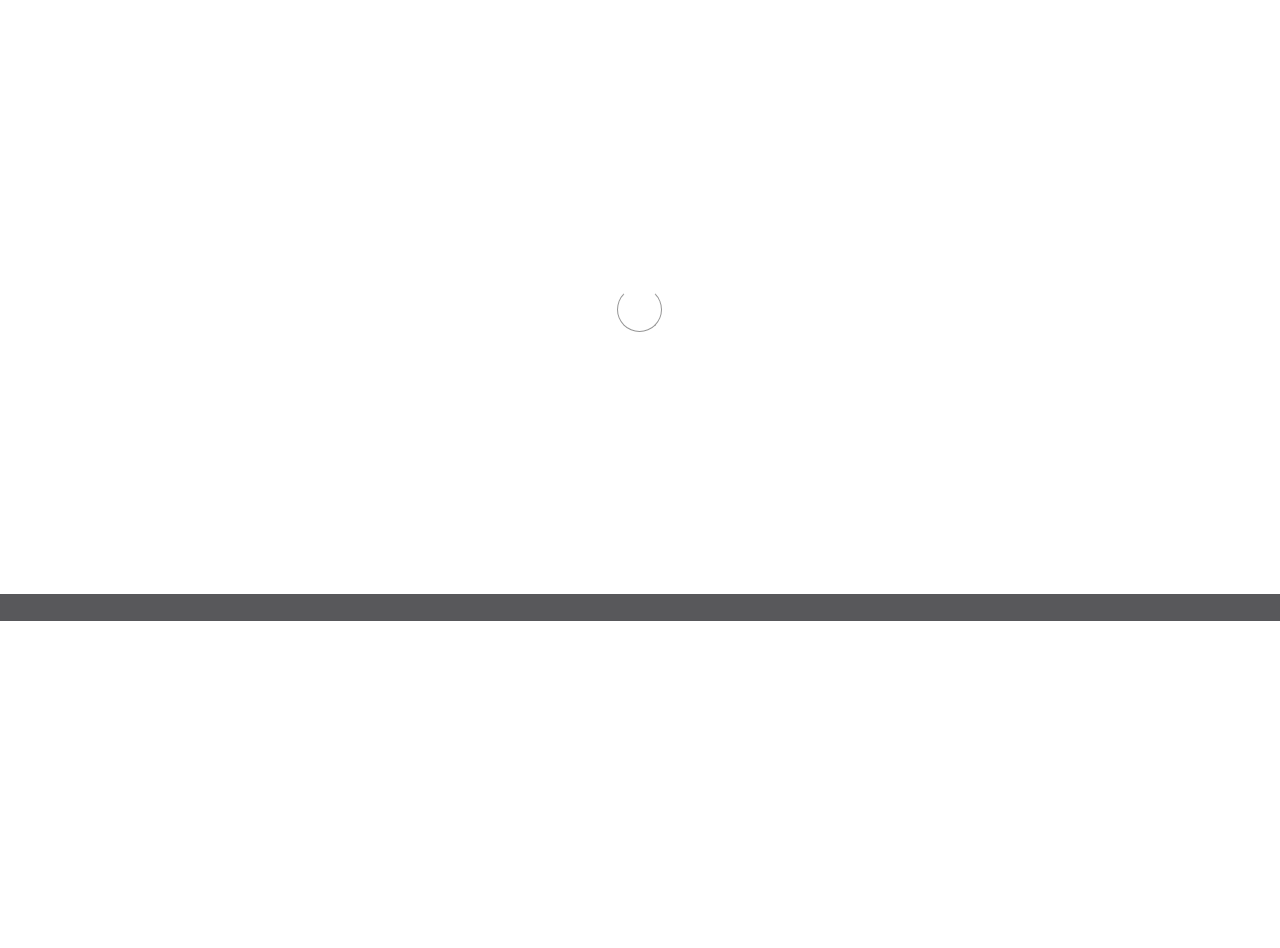
<file: products-dropdown.html>
<!doctype html>
<html lang="en">
    <head>
        <meta charset="utf-8">
        <meta name="viewport" content="width=device-width, initial-scale=1">

        <meta name="description" content="">
        <meta name="author" content="">

        <title>Transtel - Products</title>

        <!-- CSS FILES -->
        <link rel="preconnect" href="https://fonts.googleapis.com">

        <link rel="preconnect" href="https://fonts.gstatic.com" crossorigin>

        <link href="https://fonts.googleapis.com/css2?family=Inter:wght@100;300;400;700;900&display=swap" rel="stylesheet">

        <link href="css/bootstrap.min.css" rel="stylesheet">
        <link href="css/bootstrap-icons.css" rel="stylesheet">

        <link rel="stylesheet" href="css/slick.css"/>

        <link href="css/Transtel.css" rel="stylesheet">

    </head>
    
    <body>

        <section class="preloader">
            <div class="spinner">
                <span class="sk-inner-circle"></span>
            </div>
        </section>
    
        <main>

            <nav class="navbar navbar-expand-lg">
                <div class="container">
                    <button class="navbar-toggler" type="button" data-bs-toggle="collapse" data-bs-target="#navbarNav" aria-controls="navbarNav" aria-expanded="false" aria-label="Toggle navigation">
                        <span class="navbar-toggler-icon"></span>
                    </button>

                    <a class="navbar-brand" href="index.html" >
                        <img src="images\TransTel Logo Files\Svg\TransTel-01.svg" alt="Transtel Logo">
                    </a>

                    <div class="collapse navbar-collapse" id="navbarNav">
                        <ul class="navbar-nav mx-auto">
                            <li class="nav-item">
                                <a class="nav-link" href="index.html">Home</a>
                            </li>

                            <li class="nav-item dropdown">
                                <a class="nav-link dropdown-toggle active" href="#" id="productsDropdown" role="button" data-bs-toggle="dropdown" aria-expanded="false">
                                    Products
                                </a>
                                <div class="dropdown-menu mega-dropdown" aria-labelledby="productsDropdown">
                                    <div class="container">
                                        <div class="row">
                                            <!-- Left Sidebar - Product Categories -->
                                            <div class="col-lg-3">
                                                <div class="dropdown-categories">
                                                    <div class="category-item active" data-category="pabx">
                                                        <div class="category-indicator"></div>
                                                        <span>PABX</span>
                                                    </div>
                                                    <div class="category-item" data-category="telephone">
                                                        <div class="category-indicator"></div>
                                                        <span>Telephone</span>
                                                    </div>
                                                    <div class="category-item" data-category="nurse-call">
                                                        <div class="category-indicator"></div>
                                                        <span>Nurse Call</span>
                                                    </div>
                                                    <div class="category-item" data-category="voice-logger">
                                                        <div class="category-indicator"></div>
                                                        <span>Voice Logger</span>
                                                    </div>
                                                    <div class="category-item" data-category="gpon">
                                                        <div class="category-indicator"></div>
                                                        <span>GPON</span>
                                                    </div>
                                                    <div class="category-item" data-category="gateway">
                                                        <div class="category-indicator"></div>
                                                        <span>Gateway</span>
                                                    </div>
                                                </div>
                                            </div>

                                            <!-- Right Content Area - Product Series and Models -->
                                            <div class="col-lg-9">
                                                <div class="dropdown-content">
                                                    <!-- PABX Products -->
                                                    <div class="product-category-content active" id="pabx">
                                                        <div class="row">
                                                            <div class="col-lg-3 col-md-6 mb-3">
                                                                <div class="product-series">
                                                                    <h6 class="series-title">VP Series (Full IP)</h6>
                                                                    <ul class="product-list">
                                                                        <li>P11S</li>
                                                                        <li>P10S</li>
                                                                    </ul>
                                                                </div>
                                                            </div>
                                                            <div class="col-lg-3 col-md-6 mb-3">
                                                                <div class="product-series">
                                                                    <h6 class="series-title">IP Phone-P2X Series</h6>
                                                                    <ul class="product-list">
                                                                        <li>P23G</li>
                                                                        <li>P23GW</li>
                                                                        <li>P22G</li>
                                                                        <li>P22P</li>
                                                                        <li>P21/P21P</li>
                                                                        <li>P20/P20P/P20G</li>
                                                                    </ul>
                                                                </div>
                                                            </div>
                                                            <div class="col-lg-3 col-md-6 mb-3">
                                                                <div class="product-series">
                                                                    <h6 class="series-title">SIP Phone-P1X Series</h6>
                                                                    <ul class="product-list">
                                                                        <li>P11W</li>
                                                                        <li>P10W</li>
                                                                        <li>P11/P11P/P11G</li>
                                                                        <li>P10/P10P/P10G</li>
                                                                    </ul>
                                                                </div>
                                                            </div>
                                                            <div class="col-lg-3 col-md-6 mb-3">
                                                                <div class="product-series">
                                                                    <h6 class="series-title">SIP Phone-FIP1X Series</h6>
                                                                    <ul class="product-list">
                                                                        <li>FIP16Plus</li>
                                                                        <li>FIP15G Plus</li>
                                                                        <li>FIP12WP-R</li>
                                                                        <li>FIP12WP/FIP12WP Home</li>
                                                                    </ul>
                                                                </div>
                                                            </div>
                                                            <div class="col-lg-3 col-md-6 mb-3">
                                                                <div class="product-series">
                                                                    <h6 class="series-title">Classic Products</h6>
                                                                    <ul class="product-list">
                                                                        <li>FIP14G</li>
                                                                        <li>FIP13G</li>
                                                                        <li>FIP11C/FIP11CP</li>
                                                                        <li>FIP10/FIP10P</li>
                                                                    </ul>
                                                                </div>
                                                            </div>
                                                            <div class="col-lg-3 col-md-6 mb-3">
                                                                <div class="product-series">
                                                                    <h6 class="series-title">LTE Phone</h6>
                                                                    <ul class="product-list">
                                                                        <li>P11LTE</li>
                                                                        <li>P10LTE</li>
                                                                    </ul>
                                                                </div>
                                                            </div>
                                                            <div class="col-lg-3 col-md-6 mb-3">
                                                                <div class="product-series">
                                                                    <h6 class="series-title">SAS Gateway</h6>
                                                                    <ul class="product-list">
                                                                        <li>FTA5111</li>
                                                                        <li>FTA5120</li>
                                                                    </ul>
                                                                </div>
                                                            </div>
                                                            <div class="col-lg-3 col-md-6 mb-3">
                                                                <div class="product-series">
                                                                    <h6 class="series-title">SIP Intercom</h6>
                                                                    <ul class="product-list">
                                                                        <li>i12/i12V</li>
                                                                        <li>i11/i11V</li>
                                                                        <li>i86V-01/02</li>
                                                                        <li>i86-01/02/03</li>
                                                                    </ul>
                                                                </div>
                                                            </div>
                                                            <div class="col-lg-3 col-md-6 mb-3">
                                                                <div class="product-series">
                                                                    <h6 class="series-title">Accessories</h6>
                                                                    <ul class="product-list">
                                                                        <li>P2EXP</li>
                                                                        <li>PB01</li>
                                                                    </ul>
                                                                </div>
                                                            </div>
                                                        </div>
                                                    </div>

                                                    <!-- Telephone Products -->
                                                    <div class="product-category-content" id="telephone">
                                                        <div class="row">
                                                            <div class="col-lg-3 col-md-6 mb-3">
                                                                <div class="product-series">
                                                                    <h6 class="series-title">IP Phone Series</h6>
                                                                    <ul class="product-list">
                                                                        <li>IP VH2</li>
                                                                        <li>IP VH3</li>
                                                                        <li>IP VH5</li>
                                                                        <li>IP 77F1</li>
                                                                        <li>IP V3786</li>
                                                                    </ul>
                                                                </div>
                                                            </div>
                                                            <div class="col-lg-3 col-md-6 mb-3">
                                                                <div class="product-series">
                                                                    <h6 class="series-title">Digital KeyPhone Series</h6>
                                                                    <ul class="product-list">
                                                                        <li>DKP 93</li>
                                                                        <li>DKP DSS60</li>
                                                                        <li>DK6 21</li>
                                                                        <li>DK6 31B</li>
                                                                        <li>DK6 DSS</li>
                                                                    </ul>
                                                                </div>
                                                            </div>
                                                            <div class="col-lg-3 col-md-6 mb-3">
                                                                <div class="product-series">
                                                                    <h6 class="series-title">Analog Phone Series</h6>
                                                                    <ul class="product-list">
                                                                        <li>AH-99 BN</li>
                                                                        <li>AH-99 PS</li>
                                                                        <li>AK-77</li>
                                                                    </ul>
                                                                </div>
                                                            </div>
                                                        </div>
                                                    </div>

                                                    <!-- Nurse Call Products -->
                                                    <div class="product-category-content" id="nurse-call">
                                                        <div class="row">
                                                            <div class="col-lg-3 col-md-6 mb-3">
                                                                <div class="product-series">
                                                                    <h6 class="series-title">Nurse Call Device Series</h6>
                                                                    <ul class="product-list">
                                                                        <li>IP-NCD6</li>
                                                                        <li>NCD-LDP</li>
                                                                        <li>NCP-BE</li>
                                                                        <li>NCP-CC</li>
                                                                        <li>NCP-CL</li>
                                                                        <li>NCP-CS</li>
                                                                        <li>NCS</li>
                                                                    </ul>
                                                                </div>
                                                            </div>
                                                        </div>
                                                    </div>

                                                    <!-- Voice Logger Products -->
                                                    <div class="product-category-content" id="voice-logger">
                                                        <div class="row">
                                                            <div class="col-lg-3 col-md-6 mb-3">
                                                                <div class="product-series">
                                                                    <h6 class="series-title">Voice Logger Series</h6>
                                                                    <ul class="product-list">
                                                                        <li>VL-100</li>
                                                                        <li>VL-200</li>
                                                                        <li>VL-300</li>
                                                                    </ul>
                                                                </div>
                                                            </div>
                                                        </div>
                                                    </div>

                                                    <!-- GPON Products -->
                                                    <div class="product-category-content" id="gpon">
                                                        <div class="row">
                                                            <div class="col-lg-3 col-md-6 mb-3">
                                                                <div class="product-series">
                                                                    <h6 class="series-title">GPON Series</h6>
                                                                    <ul class="product-list">
                                                                        <li>GPON-100</li>
                                                                        <li>GPON-200</li>
                                                                        <li>GPON-300</li>
                                                                    </ul>
                                                                </div>
                                                            </div>
                                                        </div>
                                                    </div>

                                                    <!-- Gateway Products -->
                                                    <div class="product-category-content" id="gateway">
                                                        <div class="row">
                                                            <div class="col-lg-3 col-md-6 mb-3">
                                                                <div class="product-series">
                                                                    <h6 class="series-title">Gateway Series</h6>
                                                                    <ul class="product-list">
                                                                        <li>GW-100</li>
                                                                        <li>GW-200</li>
                                                                        <li>GW-300</li>
                                                                    </ul>
                                                                </div>
                                                            </div>
                                                        </div>
                                                    </div>
                                                </div>
                                            </div>
                                        </div>
                                    </div>
                                </div>
                            </li>
                            
                            <li class="nav-item">
                                <a class="nav-link" href="downloads.html">Downloads</a>
                            </li>

                            <li class="nav-item">
                                <a class="nav-link" href="contact.html">Contact</a>
                            </li>
                        </ul>
                    </div>
                </div>
            </nav>

            <!-- Main Content Area -->
            <div class="container mt-5">
                <div class="row">
                    <div class="col-12">
                        <h1 class="text-center mb-5">Welcome to Transtel Products</h1>
                        <p class="text-center lead">Explore our comprehensive range of telecommunication solutions by hovering over the Products menu above.</p>
                    </div>
                </div>
            </div>

        </main>

        <footer class="site-footer">
            <div class="container">
                <div class="row">

                    <div class="col-lg-3 col-10 me-auto mb-4">
                        <h4 class="text-white mb-3">TransTel</h4>
                        <ul>
                            <li><a href="tel:(021) 5435 6600"><i class="ph-fill ph-phone" style="color: white"></i> Phone: (021) 5435 6600</a></li>
                            <li><a href=""><i class="ph-fill ph-instagram-logo" style="color: white"></i> Whatsapp: (081) 1918 1222</a></li>
                        </ul>
                        <p class="copyright-text text-muted mt-lg-5 mb-4 mb-lg-0">Copyright © 2024 All rights reserved </p>
                        <br>

                    </div>

                    <div class="col-lg-5 col-8">
                        <h5 class="text-white mb-3">Sitemap</h5>

                        <ul class="footer-menu d-flex flex-wrap">

                            <li class="footer-menu-item"><a href="products.html" class="footer-menu-link">Products</a></li>

                            <li class="footer-menu-item"><a href="maintainance.html" class="footer-menu-link">Privacy policy</a></li>

                            <li class="footer-menu-item"><a href="downloads.html" class="footer-menu-link">Downloads</a></li>

                            <li class="footer-menu-item"><a href="contact.html" class="footer-menu-link">Contact</a></li>
                        </ul>
                    </div>

                    <div class="col-lg-3 col-4">
                        <h5 class="text-white mb-3">Social</h5>

                        <ul class="social-icon">

                            <li><a href="https://www.youtube.com/@pabxtranstelkomunikasitds6739" class="social-icon-link bi-youtube" target="blank"></a></li>

                            <li><a href="https://api.whatsapp.com/send?phone=628119181222" class="social-icon-link bi-whatsapp" target="blank"></a></li>

                            <li><a href="https://www.instagram.com/transtelindonesia/" class="social-icon-link bi-instagram" target="blank"></a></li>

                            <li><a href="https://www.facebook.com/transtelindonesia97/" class="social-icon-link bi-facebook" target="blank"></a></li>
                        </ul>
                    </div>

                </div>
            </div>
        </footer>

        <!-- JAVASCRIPT FILES -->
        <script src="js/jquery.min.js"></script>
        <script src="js/bootstrap.bundle.min.js"></script>
        <script src="js/Headroom.js"></script>
        <script src="js/jQuery.headroom.js"></script>
        <script src="js/slick.min.js"></script>
        <script src="js/custom.js"></script>

        <!-- Dropdown Navigation JavaScript -->
        <script>
            document.addEventListener('DOMContentLoaded', function() {
                const categoryItems = document.querySelectorAll('.category-item');
                const productCategories = document.querySelectorAll('.product-category-content');

                categoryItems.forEach(item => {
                    item.addEventListener('click', function(e) {
                        e.preventDefault();
                        
                        // Remove active class from all category items
                        categoryItems.forEach(cat => cat.classList.remove('active'));
                        this.classList.add('active');

                        // Hide all product categories
                        productCategories.forEach(cat => cat.classList.remove('active'));

                        // Show the selected category
                        const targetCategory = this.getAttribute('data-category');
                        const targetContent = document.getElementById(targetCategory);
                        if (targetContent) {
                            targetContent.classList.add('active');
                        }
                    });
                });
            });
        </script>

    </body>
</html>
</file>
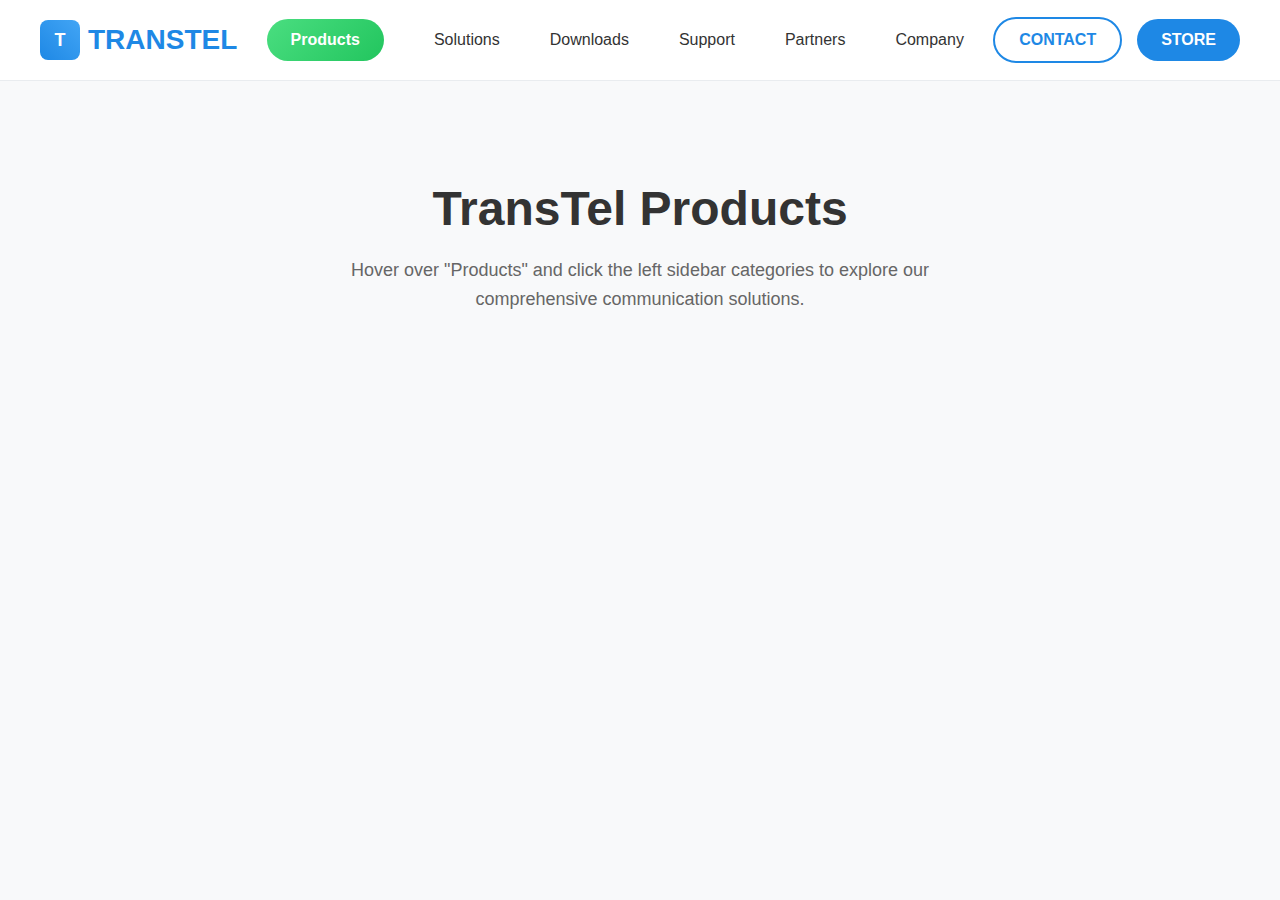
<file: products-new.html>
<!DOCTYPE html>
<html lang="en">
<head>
    <meta charset="UTF-8">
    <meta name="viewport" content="width=device-width, initial-scale=1.0">
    <title>TransTel - FlyingVoice Style Dropdown</title>
    <style>
        * {
            margin: 0;
            padding: 0;
            box-sizing: border-box;
        }

        body {
            font-family: -apple-system, BlinkMacSystemFont, 'Segoe UI', Roboto, Oxygen, Ubuntu, Cantarell, sans-serif;
            background: #f8f9fa;
            min-height: 100vh;
        }

        .navbar {
            background: white;
            border-bottom: 1px solid #e9ecef;
            padding: 0 40px;
            position: relative;
            z-index: 1000;
        }

        .nav-container {
            display: flex;
            align-items: center;
            justify-content: space-between;
            height: 80px;
            max-width: 1400px;
            margin: 0 auto;
        }

        .logo {
            display: flex;
            align-items: center;
            gap: 8px;
        }

        .logo-icon {
            width: 40px;
            height: 40px;
            background: linear-gradient(45deg, #1e88e5, #42a5f5);
            border-radius: 8px;
            display: flex;
            align-items: center;
            justify-content: center;
            color: white;
            font-weight: bold;
            font-size: 18px;
        }

        .logo-text {
            font-size: 28px;
            font-weight: 600;
            color: #1e88e5;
        }

        .nav-menu {
            display: flex;
            list-style: none;
            gap: 50px;
            align-items: center;
        }

        .nav-item {
            position: relative;
        }

        .nav-link {
            text-decoration: none;
            color: #333;
            font-weight: 500;
            font-size: 16px;
            padding: 25px 0;
            transition: color 0.2s ease;
            display: block;
        }

        .nav-link:hover,
        .nav-item:hover .nav-link {
            color: #1e88e5;
        }

        .products-link {
            background: linear-gradient(135deg, #4ade80, #22c55e);
            color: white !important;
            padding: 12px 24px;
            border-radius: 25px;
            font-weight: 600;
            transition: all 0.2s ease;
        }

        .products-link:hover {
            background: linear-gradient(135deg, #22c55e, #16a34a);
            color: white !important;
            transform: translateY(-1px);
            box-shadow: 0 4px 12px rgba(34, 197, 94, 0.3);
        }

        .dropdown {
            position: absolute;
            top: 100%;
            left: 50%;
            transform: translateX(-50%);
            background: white;
            border-radius: 12px;
            box-shadow: 0 10px 40px rgba(0, 0, 0, 0.15);
            width: 1200px;
            opacity: 0;
            visibility: hidden;
            transform: translateX(-50%) translateY(-10px);
            transition: all 0.3s ease;
            border: 1px solid #e9ecef;
            overflow: hidden;
        }

        .nav-item:hover .dropdown {
            opacity: 1;
            visibility: visible;
            transform: translateX(-50%) translateY(0);
        }

        .dropdown-container {
            display: flex;
            height: 500px;
        }

        .sidebar {
            width: 200px;
            background: #f8f9fa;
            border-right: 1px solid #e9ecef;
            padding: 30px 0;
        }

        .sidebar-category {
            display: block;
            width: 100%;
            padding: 15px 25px;
            text-decoration: none;
            color: #666;
            font-weight: 500;
            font-size: 14px;
            border: none;
            background: none;
            text-align: left;
            cursor: pointer;
            transition: all 0.2s ease;
            border-left: 3px solid transparent;
        }

        .sidebar-category:hover {
            background: #e9ecef;
            color: #333;
        }

        .sidebar-category.active {
            background: #e3f2fd;
            color: #1e88e5;
            border-left-color: #1e88e5;
            font-weight: 600;
        }

        .content-area {
            flex: 1;
            padding: 40px;
            overflow-y: auto;
        }

        .product-grid {
            display: grid;
            grid-template-columns: 1fr 1fr 1fr;
            gap: 50px;
        }

        .category-column {
            min-height: 150px;
        }

        .category-title {
            font-size: 16px;
            font-weight: 700;
            color: #333;
            margin-bottom: 20px;
            padding-bottom: 8px;
            border-bottom: 2px solid #f1f3f4;
        }

        .product-list {
            list-style: none;
        }

        .product-item {
            margin-bottom: 2px;
        }

        .product-link {
            text-decoration: none;
            color: #666;
            font-size: 14px;
            font-weight: 400;
            padding: 8px 0;
            display: block;
            transition: color 0.2s ease;
            line-height: 1.4;
        }

        .product-link:hover {
            color: #1e88e5;
        }

        /* Category-specific styling */
        .pabx .category-title {
            color: #1e88e5;
            border-bottom-color: #1e88e5;
        }

        .telephone .category-title {
            color: #7c3aed;
            border-bottom-color: #7c3aed;
        }

        .nurse-call .category-title {
            color: #059669;
            border-bottom-color: #059669;
        }

        .voice-logger .category-title {
            color: #dc2626;
            border-bottom-color: #dc2626;
        }

        .gpon .category-title {
            color: #ea580c;
            border-bottom-color: #ea580c;
        }

        .gateway .category-title {
            color: #7c2d12;
            border-bottom-color: #7c2d12;
        }

        .content-section {
            display: none;
        }

        .content-section.active {
            display: block;
        }

        .action-buttons {
            display: flex;
            gap: 15px;
            align-items: center;
        }

        .contact-btn {
            padding: 12px 24px;
            border: 2px solid #1e88e5;
            color: #1e88e5;
            text-decoration: none;
            border-radius: 25px;
            font-weight: 600;
            transition: all 0.2s ease;
        }

        .contact-btn:hover {
            background: #1e88e5;
            color: white;
        }

        .store-btn {
            padding: 12px 24px;
            background: #1e88e5;
            color: white;
            text-decoration: none;
            border-radius: 25px;
            font-weight: 600;
            transition: all 0.2s ease;
        }

        .store-btn:hover {
            background: #1565c0;
            transform: translateY(-1px);
            box-shadow: 0 4px 12px rgba(30, 136, 229, 0.3);
        }

        .demo-content {
            text-align: center;
            margin-top: 100px;
            padding: 0 40px;
        }

        .demo-title {
            font-size: 48px;
            font-weight: 700;
            margin-bottom: 20px;
            color: #333;
        }

        .demo-subtitle {
            font-size: 18px;
            color: #666;
            max-width: 600px;
            margin: 0 auto;
            line-height: 1.6;
        }

        @media (max-width: 1200px) {
            .dropdown {
                width: 90vw;
            }
            
            .product-grid {
                grid-template-columns: 1fr 1fr;
                gap: 40px;
            }
        }

        @media (max-width: 768px) {
            .dropdown-container {
                flex-direction: column;
                height: auto;
            }
            
            .sidebar {
                width: 100%;
                display: flex;
                overflow-x: auto;
                padding: 20px 0;
            }
            
            .sidebar-category {
                white-space: nowrap;
                padding: 10px 20px;
            }
            
            .product-grid {
                grid-template-columns: 1fr;
                gap: 30px;
            }
        }
    </style>
</head>
<body>
    <nav class="navbar">
        <div class="nav-container">
            <div class="logo">
                <div class="logo-icon">T</div>
                <div class="logo-text">TRANSTEL</div>
            </div>
            
            <ul class="nav-menu">
                <li class="nav-item">
                    <a href="#" class="nav-link products-link">Products</a>
                    
                    <div class="dropdown">
                        <div class="dropdown-container">
                            <div class="sidebar">
                                <button class="sidebar-category active" data-category="pabx">PABX</button>
                                <button class="sidebar-category" data-category="telephone">Telephone</button>
                                <button class="sidebar-category" data-category="nurse-call">Nurse Call</button>
                                <button class="sidebar-category" data-category="voice-logger">Voice Logger</button>
                                <button class="sidebar-category" data-category="gpon">GPON</button>
                                <button class="sidebar-category" data-category="gateway">Gateway</button>
                            </div>
                            
                            <div class="content-area">
                                <!-- PABX Content -->
                                <div class="content-section active pabx" data-category="pabx">
                                    <div class="product-grid">
                                        <div class="category-column">
                                            <h3 class="category-title">IP PABX Series</h3>
                                            <ul class="product-list">
                                                <li class="product-item"><a href="#" class="product-link">IPX 300</a></li>
                                                <li class="product-item"><a href="#" class="product-link">IPX 1000</a></li>
                                                <li class="product-item"><a href="#" class="product-link">IPX 3000</a></li>
                                            </ul>
                                        </div>
                                        <div class="category-column">
                                            <h3 class="category-title">Hybrid IP PABX</h3>
                                            <ul class="product-list">
                                                <li class="product-item"><a href="#" class="product-link">IPX 100</a></li>
                                                <li class="product-item"><a href="#" class="product-link">IPX 800</a></li>
                                            </ul>
                                        </div>
                                        <div class="category-column">
                                            <h3 class="category-title">PABX Accessories</h3>
                                            <ul class="product-list">
                                                <li class="product-item"><a href="#" class="product-link">Extension Cards</a></li>
                                                <li class="product-item"><a href="#" class="product-link">Power Supplies</a></li>
                                                <li class="product-item"><a href="#" class="product-link">Mounting Kits</a></li>
                                            </ul>
                                        </div>
                                    </div>
                                </div>

                                <!-- Telephone Content -->
                                <div class="content-section telephone" data-category="telephone">
                                    <div class="product-grid">
                                        <div class="category-column">
                                            <h3 class="category-title">IP Phone</h3>
                                            <ul class="product-list">
                                                <li class="product-item"><a href="#" class="product-link">IP VH2</a></li>
                                                <li class="product-item"><a href="#" class="product-link">IP VH3</a></li>
                                                <li class="product-item"><a href="#" class="product-link">IP 77F1</a></li>
                                                <li class="product-item"><a href="#" class="product-link">IP V3786</a></li>
                                            </ul>
                                        </div>
                                        <div class="category-column">
                                            <h3 class="category-title">Digital KeyPhone</h3>
                                            <ul class="product-list">
                                                <li class="product-item"><a href="#" class="product-link">DKP 93</a></li>
                                                <li class="product-item"><a href="#" class="product-link">DKP DSS60</a></li>
                                            </ul>
                                        </div>
                                        <div class="category-column">
                                            <h3 class="category-title">Analog Phone</h3>
                                            <ul class="product-list">
                                                <li class="product-item"><a href="#" class="product-link">AH-99 BN</a></li>
                                                <li class="product-item"><a href="#" class="product-link">AH-99 PS</a></li>
                                                <li class="product-item"><a href="#" class="product-link">AK-77</a></li>
                                            </ul>
                                        </div>
                                    </div>
                                </div>

                                <!-- Nurse Call Content -->
                                <div class="content-section nurse-call" data-category="nurse-call">
                                    <div class="product-grid">
                                        <div class="category-column">
                                            <h3 class="category-title">Call Devices</h3>
                                            <ul class="product-list">
                                                <li class="product-item"><a href="#" class="product-link">IP-NCD6 Nurse Call Device</a></li>
                                                <li class="product-item"><a href="#" class="product-link">NCP-BE Bath Emergency Call</a></li>
                                                <li class="product-item"><a href="#" class="product-link">NCP-CC Call Cord</a></li>
                                            </ul>
                                        </div>
                                        <div class="category-column">
                                            <h3 class="category-title">Display & Control</h3>
                                            <ul class="product-list">
                                                <li class="product-item"><a href="#" class="product-link">NCD-LDP LED Display Panel</a></li>
                                                <li class="product-item"><a href="#" class="product-link">NCP-CL Corridor Lamp</a></li>
                                                <li class="product-item"><a href="#" class="product-link">NCP-CS Android Station</a></li>
                                            </ul>
                                        </div>
                                        <div class="category-column">
                                            <h3 class="category-title">System Server</h3>
                                            <ul class="product-list">
                                                <li class="product-item"><a href="#" class="product-link">NCS Nurse Call Centre Server</a></li>
                                                <li class="product-item"><a href="#" class="product-link">Management Software</a></li>
                                                <li class="product-item"><a href="#" class="product-link">Reporting Tools</a></li>
                                            </ul>
                                        </div>
                                    </div>
                                </div>

                                <!-- Voice Logger Content -->
                                <div class="content-section voice-logger" data-category="voice-logger">
                                    <div class="product-grid">
                                        <div class="category-column">
                                            <h3 class="category-title">Recording Systems</h3>
                                            <ul class="product-list">
                                                <li class="product-item"><a href="#" class="product-link">VL-100 Voice Logger</a></li>
                                                <li class="product-item"><a href="#" class="product-link">VL-200 Advanced Logger</a></li>
                                                <li class="product-item"><a href="#" class="product-link">VL-Enterprise</a></li>
                                            </ul>
                                        </div>
                                        <div class="category-column">
                                            <h3 class="category-title">Storage Solutions</h3>
                                            <ul class="product-list">
                                                <li class="product-item"><a href="#" class="product-link">High Capacity Storage</a></li>
                                                <li class="product-item"><a href="#" class="product-link">Cloud Integration</a></li>
                                                <li class="product-item"><a href="#" class="product-link">Backup Systems</a></li>
                                            </ul>
                                        </div>
                                        <div class="category-column">
                                            <h3 class="category-title">Analytics</h3>
                                            <ul class="product-list">
                                                <li class="product-item"><a href="#" class="product-link">Call Analytics</a></li>
                                                <li class="product-item"><a href="#" class="product-link">Quality Monitoring</a></li>
                                                <li class="product-item"><a href="#" class="product-link">Compliance Tools</a></li>
                                            </ul>
                                        </div>
                                    </div>
                                </div>

                                <!-- GPON Content -->
                                <div class="content-section gpon" data-category="gpon">
                                    <div class="product-grid">
                                        <div class="category-column">
                                            <h3 class="category-title">OLT Equipment</h3>
                                            <ul class="product-list">
                                                <li class="product-item"><a href="#" class="product-link">OLT-1000 Series</a></li>
                                                <li class="product-item"><a href="#" class="product-link">OLT-2000 Series</a></li>
                                                <li class="product-item"><a href="#" class="product-link">Compact OLT</a></li>
                                            </ul>
                                        </div>
                                        <div class="category-column">
                                            <h3 class="category-title">ONT/ONU Devices</h3>
                                            <ul class="product-list">
                                                <li class="product-item"><a href="#" class="product-link">ONT-100 Basic</a></li>
                                                <li class="product-item"><a href="#" class="product-link">ONT-200 Advanced</a></li>
                                                <li class="product-item"><a href="#" class="product-link">WiFi ONT</a></li>
                                            </ul>
                                        </div>
                                        <div class="category-column">
                                            <h3 class="category-title">Optical Components</h3>
                                            <ul class="product-list">
                                                <li class="product-item"><a href="#" class="product-link">Optical Splitters</a></li>
                                                <li class="product-item"><a href="#" class="product-link">Fiber Cables</a></li>
                                                <li class="product-item"><a href="#" class="product-link">Connectors</a></li>
                                            </ul>
                                        </div>
                                    </div>
                                </div>

                                <!-- Gateway Content -->
                                <div class="content-section gateway" data-category="gateway">
                                    <div class="product-grid">
                                        <div class="category-column">
                                            <h3 class="category-title">VoIP Gateways</h3>
                                            <ul class="product-list">
                                                <li class="product-item"><a href="#" class="product-link">GW-100 Basic Gateway</a></li>
                                                <li class="product-item"><a href="#" class="product-link">GW-200 Advanced Gateway</a></li>
                                                <li class="product-item"><a href="#" class="product-link">GW-Enterprise</a></li>
                                            </ul>
                                        </div>
                                        <div class="category-column">
                                            <h3 class="category-title">SIP Gateways</h3>
                                            <ul class="product-list">
                                                <li class="product-item"><a href="#" class="product-link">SIP-GW-4 Port</a></li>
                                                <li class="product-item"><a href="#" class="product-link">SIP-GW-8 Port</a></li>
                                                <li class="product-item"><a href="#" class="product-link">SIP-GW-16 Port</a></li>
                                            </ul>
                                        </div>
                                        <div class="category-column">
                                            <h3 class="category-title">Protocol Converters</h3>
                                            <ul class="product-list">
                                                <li class="product-item"><a href="#" class="product-link">Analog Converter</a></li>
                                                <li class="product-item"><a href="#" class="product-link">Digital Converter</a></li>
                                                <li class="product-item"><a href="#" class="product-link">Media Gateway</a></li>
                                            </ul>
                                        </div>
                                    </div>
                                </div>
                            </div>
                        </div>
                    </div>
                </li>
                
                <li class="nav-item">
                    <a href="#" class="nav-link">Solutions</a>
                </li>
                
                <li class="nav-item">
                    <a href="#" class="nav-link">Downloads</a>
                </li>
                
                <li class="nav-item">
                    <a href="#" class="nav-link">Support</a>
                </li>
                
                <li class="nav-item">
                    <a href="#" class="nav-link">Partners</a>
                </li>
                
                <li class="nav-item">
                    <a href="#" class="nav-link">Company</a>
                </li>
            </ul>
            
            <div class="action-buttons">
                <a href="#" class="contact-btn">CONTACT</a>
                <a href="#" class="store-btn">STORE</a>
            </div>
        </div>
    </nav>

    <div class="demo-content">
        <h1 class="demo-title">TransTel Products</h1>
        <p class="demo-subtitle">
            Hover over "Products" and click the left sidebar categories to explore our comprehensive communication solutions.
        </p>
    </div>

    <script>
        document.addEventListener('DOMContentLoaded', function() {
            const sidebarCategories = document.querySelectorAll('.sidebar-category');
            const contentSections = document.querySelectorAll('.content-section');

            sidebarCategories.forEach(category => {
                category.addEventListener('click', function() {
                    // Remove active class from all categories
                    sidebarCategories.forEach(cat => cat.classList.remove('active'));
                    // Add active class to clicked category
                    this.classList.add('active');

                    // Hide all content sections
                    contentSections.forEach(section => section.classList.remove('active'));
                    // Show the selected content section
                    const targetCategory = this.getAttribute('data-category');
                    const targetSection = document.querySelector(`.content-section[data-category="${targetCategory}"]`);
                    if (targetSection) {
                        targetSection.classList.add('active');
                    }
                });
            });
        });
    </script>
</body>
</html>
</file>
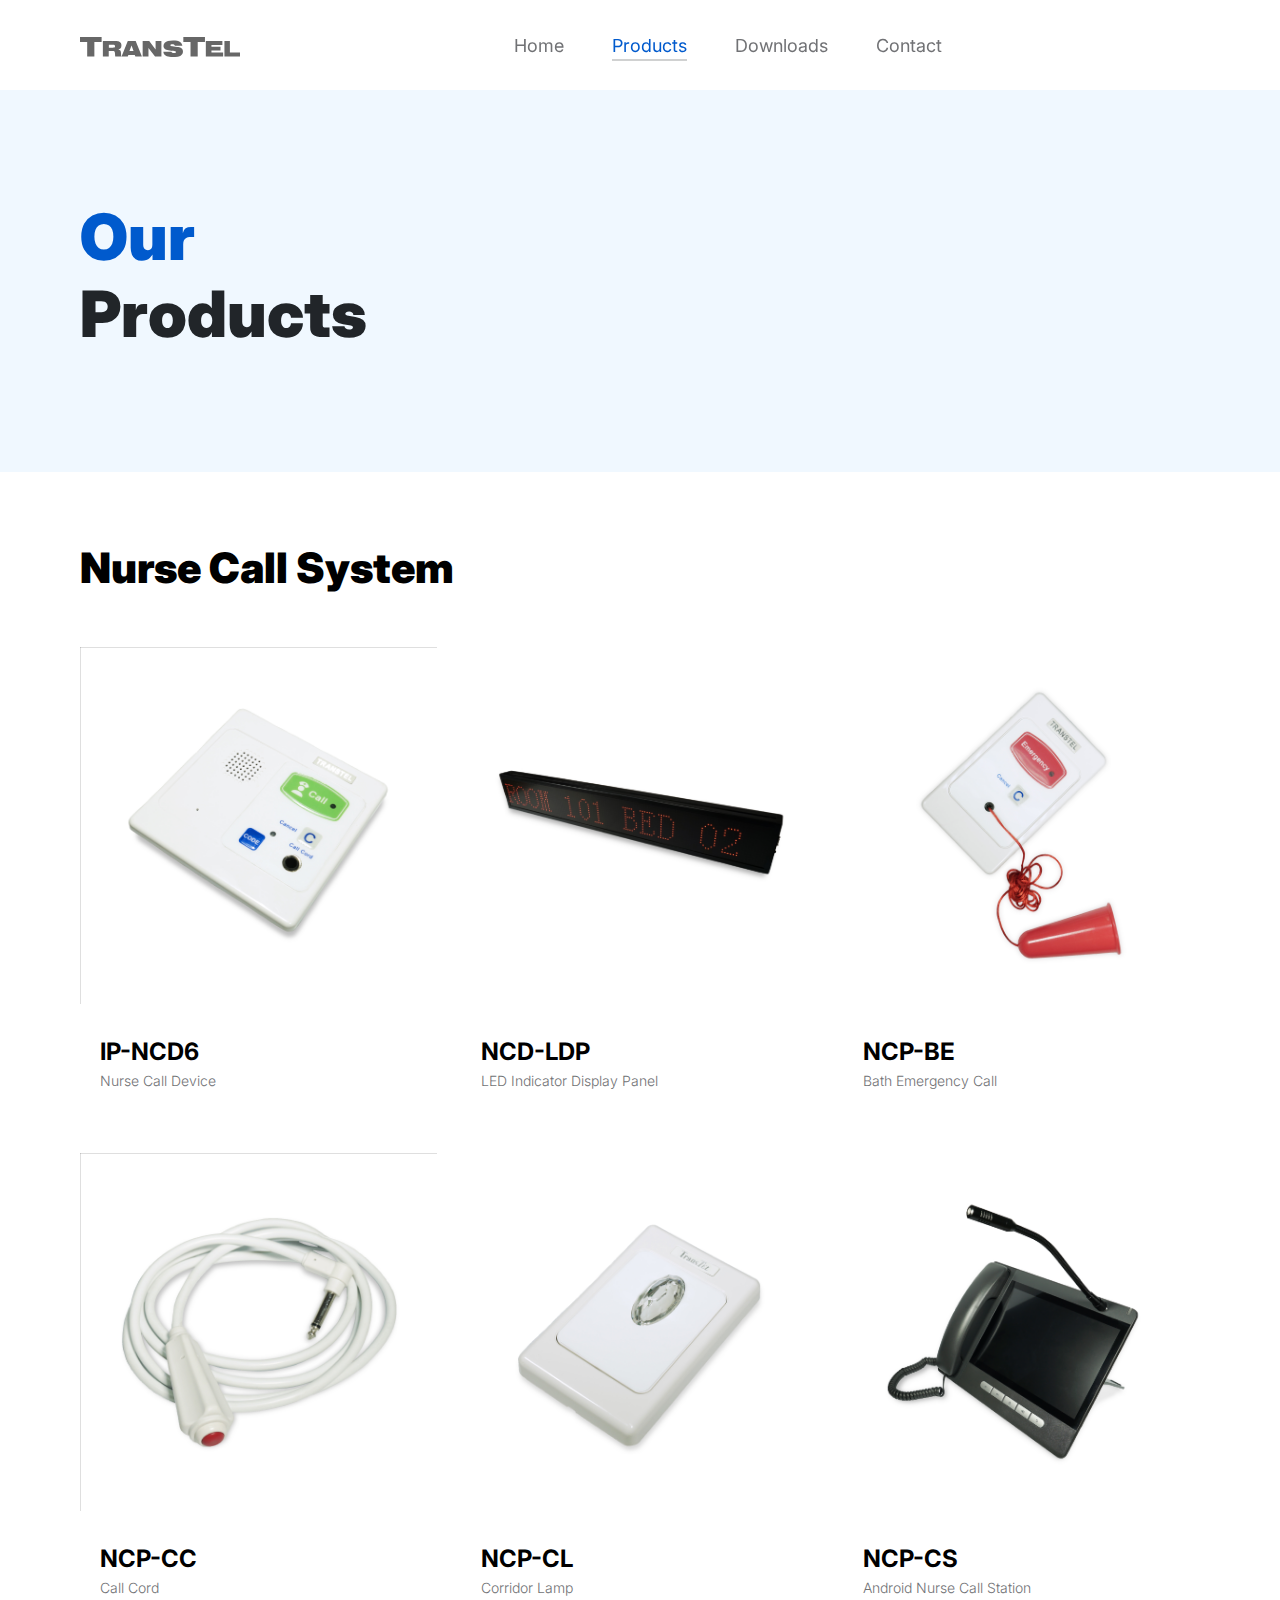
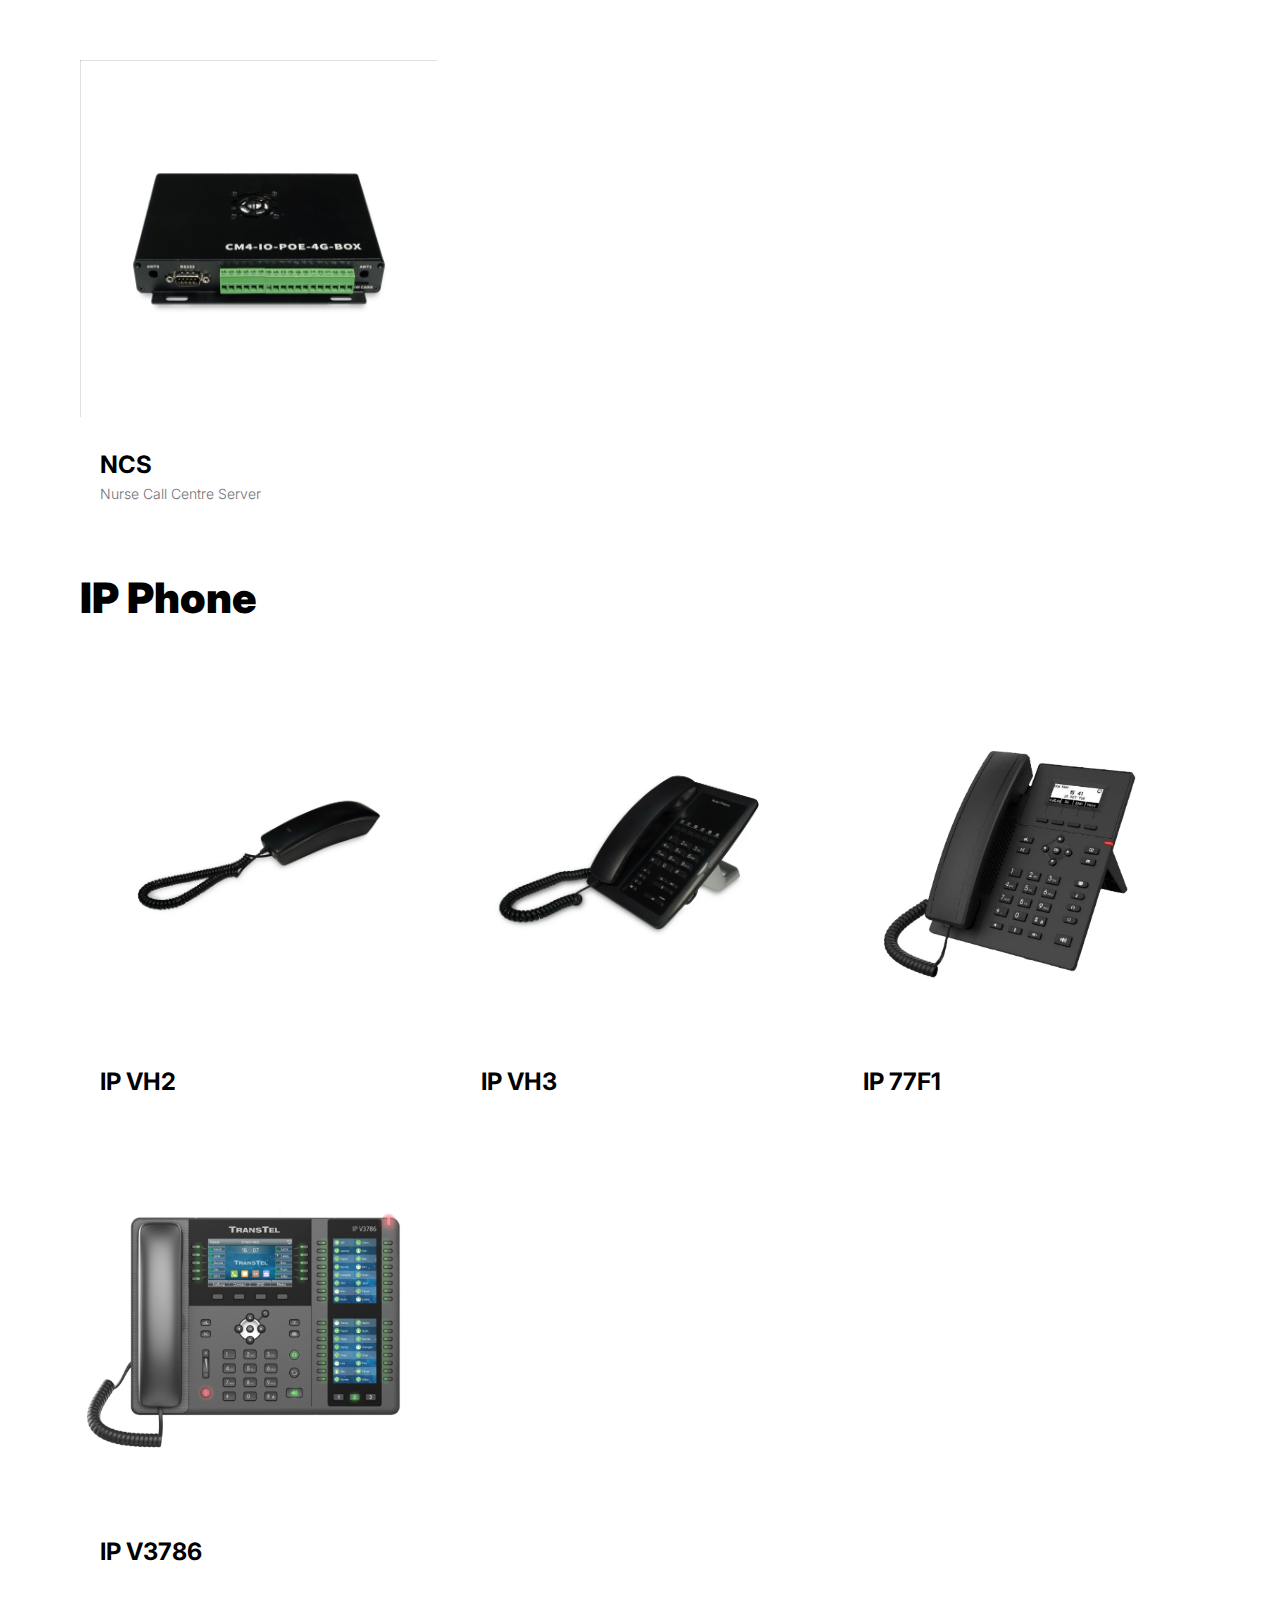
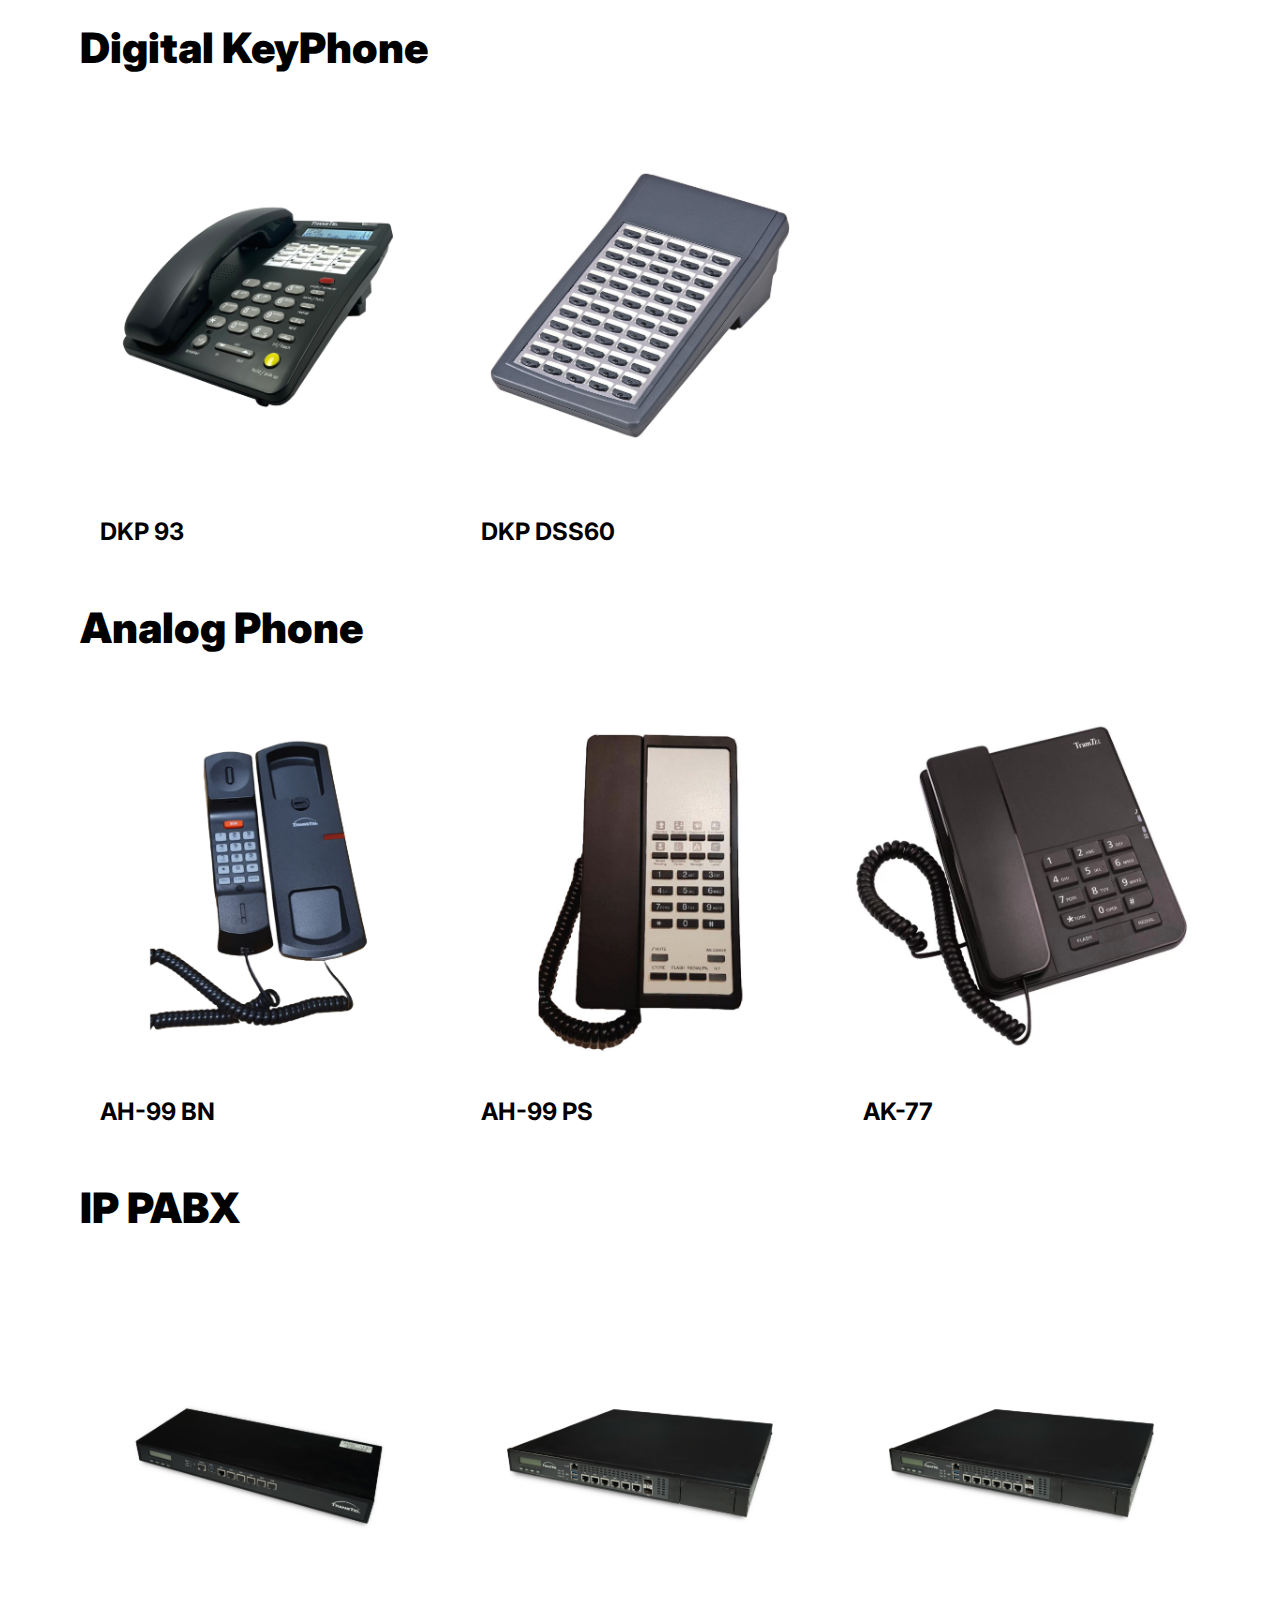
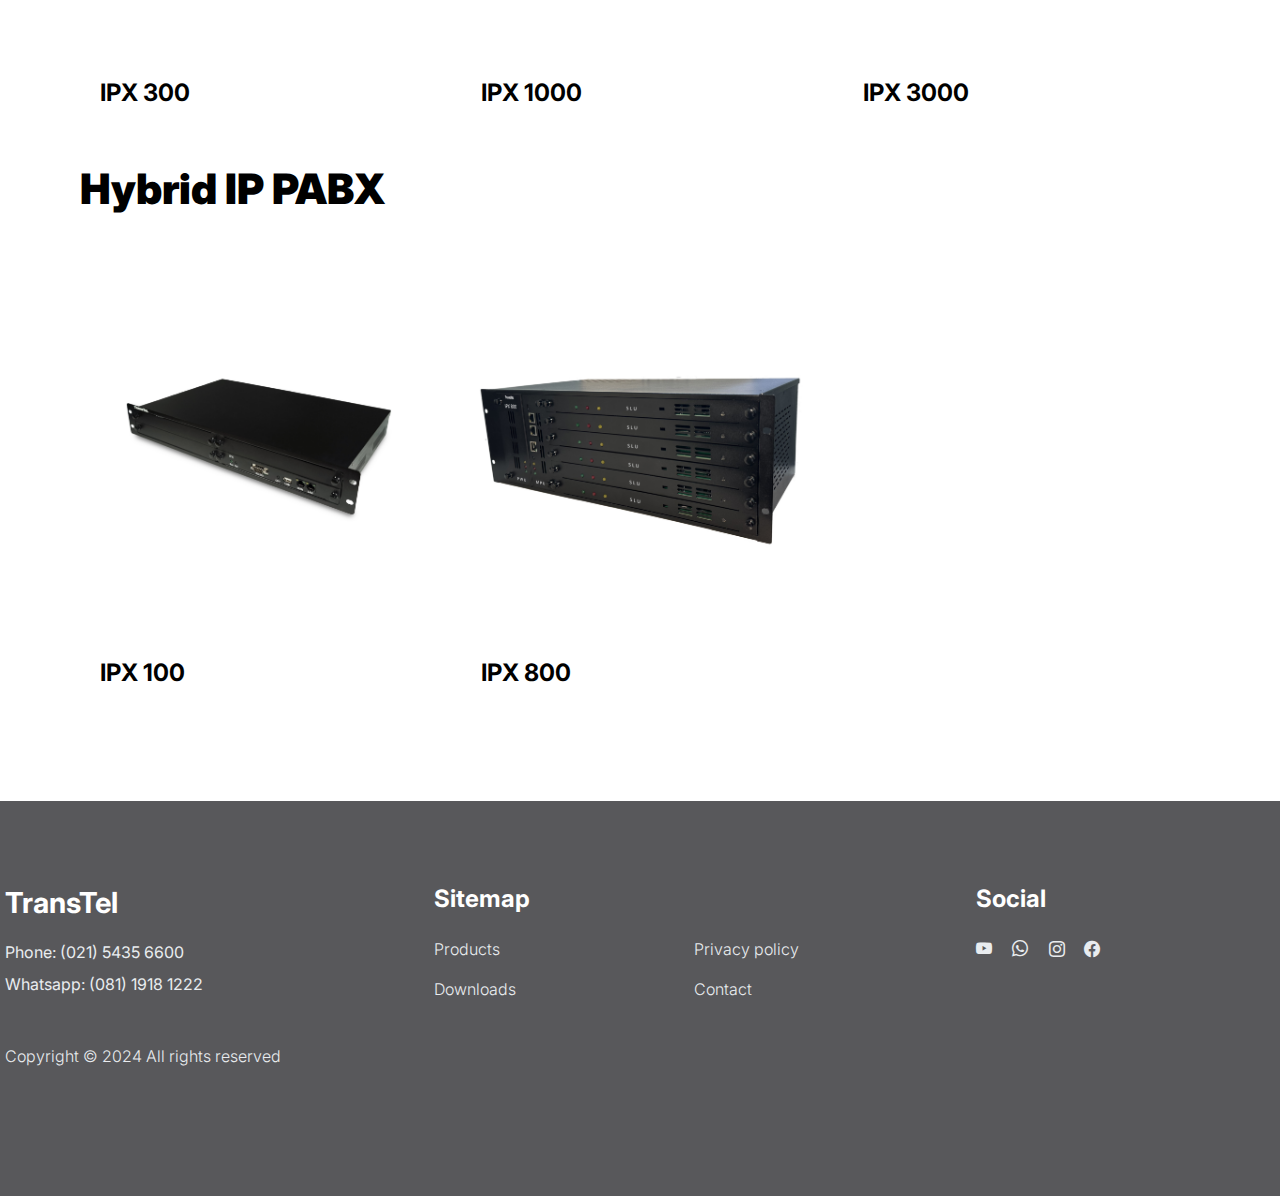
<file: products.html>
<!doctype html>
<html lang="en">
    <head>
        <meta charset="utf-8">
        <meta name="viewport" content="width=device-width, initial-scale=1">

        <meta name="description" content="">
        <meta name="author" content="">

        <title>Transtel - Products</title>

        <!-- CSS FILES -->
        <link rel="preconnect" href="https://fonts.googleapis.com">

        <link rel="preconnect" href="https://fonts.gstatic.com" crossorigin>

        <link href="https://fonts.googleapis.com/css2?family=Inter:wght@100;300;400;700;900&display=swap" rel="stylesheet">

        <link href="css/bootstrap.min.css" rel="stylesheet">
        <link href="css/bootstrap-icons.css" rel="stylesheet">

        <link rel="stylesheet" href="css/slick.css"/>

        <link href="css/Transtel.css" rel="stylesheet">
<!--

 Transtel

https://www.tooplate.com/view/2127-little-fashion

-->
    </head>
    
    <body>

        <section class="preloader">
            <div class="spinner">
                <span class="sk-inner-circle"></span>
            </div>
        </section>
    
        <main>

            <nav class="navbar navbar-expand-lg">
                <div class="container">
                    <button class="navbar-toggler" type="button" data-bs-toggle="collapse" data-bs-target="#navbarNav" aria-controls="navbarNav" aria-expanded="false" aria-label="Toggle navigation">
                        <span class="navbar-toggler-icon"></span>
                    </button>

                    <a class="navbar-brand" href="index.html" >
                        <img src="images\TransTel_Logo.svg" alt="Transtel Logo">
                    </a>

                    <div class="collapse navbar-collapse" id="navbarNav">
                        <ul class="navbar-nav mx-auto">
                            <li class="nav-item">
                                <a class="nav-link" href="index.html">Home</a>
                            </li>

                            <li class="nav-item">
                                <a class="nav-link active" href="">Products</a>
                            </li>
                            
                            <li class="nav-item">
                                <a class="nav-link" href="downloads.html">Downloads</a>
                            </li>

                            <li class="nav-item">
                                <a class="nav-link" href="contact.html">Contact</a>
                            </li>
                        </ul>
                    </div>
                </div>
            </nav>

            <header class="site-header section-padding d-flex justify-content-center align-items-center">
                <div class="container">
                    <div class="row">

                        <div class="col-lg-10 col-12">
                            <h1>
                                <span class="d-block text-primary">Our</span>
                                <span class="d-block text-dark">Products</span>
                            </h1>
                        </div>
                    </div>
                </div>
            </header>

            <section class="products section-padding">
                <div class="container">
                    <div class="row">
                        
                        <div class="col-12">
                            <h2 class="mb-5">Nurse Call System</h2>
                        </div>

                        <div class="col-lg-4 col-12 mb-3">
                            <div class="product-thumb">
                                <a href="maintainance.html">
                                    <img src="images\Transtel\Nurse Call System\IP-NCD6 Nurse Call Device\Nurse Call Device 1.jpg" class="img-fluid product-image" alt="">
                                </a>

                                <div class="product-top d-flex">
                                    <!--<span class="product-alert me-auto">New Arrival</span>-->

                                    <a href="maintainance.html" class="bi-heart-fill product-icon"></a>
                                </div>

                                <div class="product-info d-flex">
                                    <div>
                                        <h5 class="product-title mb-0">
                                            <a href="maintainance.html" class="product-title-link">IP-NCD6</a>
                                        </h5>

                                    <p class="product-p">Nurse Call Device</p>
                                    </div>

                                    <!--<small class="product-price text-muted ms-auto">$25</small>-->
                                </div>
                            </div>
                        </div>
                        
                        <div class="col-lg-4 col-12 mb-3">
                            <div class="product-thumb">
                                <a href="maintainance.html">
                                    <img src="images\Transtel\Nurse Call System\NCD-LDP LED Indicator Display Panel\LED Indicator Display Panel 2.jpg" class="img-fluid product-image" alt="">
                                </a>

                                <div class="product-top d-flex">
                                    <!--<span class="product-alert me-auto">New Arrival</span>-->

                                    <a href="maintainance.html" class="bi-heart-fill product-icon"></a>
                                </div>

                                <div class="product-info d-flex">
                                    <div>
                                        <h5 class="product-title mb-0">
                                            <a href="maintainance.html" class="product-title-link">NCD-LDP</a>
                                        </h5>

                                    <p class="product-p">LED Indicator Display Panel</p>
                                    </div>

                                    <!--<small class="product-price text-muted ms-auto">$25</small>-->
                                </div>
                            </div>
                        </div>
                        <div class="col-lg-4 col-12 mb-3">
                            <div class="product-thumb">
                                <a href="maintainance.html">
                                    <img src="images\Transtel\Nurse Call System\NCP-BE Bath Emergency Call\Bath Emergency Call 1.jpg" class="img-fluid product-image" alt="">
                                </a>

                                <div class="product-top d-flex">
                                    <!--<span class="product-alert me-auto">New Arrival</span>-->

                                    <a href="maintainance.html" class="bi-heart-fill product-icon"></a>
                                </div>

                                <div class="product-info d-flex">
                                    <div>
                                        <h5 class="product-title mb-0">
                                            <a href="maintainance.html" class="product-title-link">NCP-BE</a>
                                        </h5>

                                    <p class="product-p">Bath Emergency Call</p>
                                    </div>

                                    <!--<small class="product-price text-muted ms-auto">$25</small>-->
                                </div>
                            </div>
                        </div>
                        <div class="col-lg-4 col-12 mb-3">
                            <div class="product-thumb">
                                <a href="maintainance.html">
                                    <img src="images\Transtel\Nurse Call System\NCP-CC Call Cord\Call Cord 2.jpg" class="img-fluid product-image" alt="">
                                </a>

                                <div class="product-top d-flex">
                                    <!--<span class="product-alert me-auto">New Arrival</span>-->

                                    <a href="maintainance.html" class="bi-heart-fill product-icon"></a>
                                </div>

                                <div class="product-info d-flex">
                                    <div>
                                        <h5 class="product-title mb-0">
                                            <a href="maintainance.html" class="product-title-link">NCP-CC</a>
                                        </h5>

                                    <p class="product-p">Call Cord</p>
                                    </div>

                                    <!--<small class="product-price text-muted ms-auto">$25</small>-->
                                </div>
                            </div>
                        </div>
                        <div class="col-lg-4 col-12 mb-3">
                            <div class="product-thumb">
                                <a href="maintainance.html">
                                    <img src="images\Transtel\Nurse Call System\NCP-CL Corridor Lamp\Corridor Lamp 2.jpg" class="img-fluid product-image" alt="">
                                </a>

                                <div class="product-top d-flex">
                                    <!--<span class="product-alert me-auto">New Arrival</span>-->

                                    <a href="maintainance.html" class="bi-heart-fill product-icon"></a>
                                </div>

                                <div class="product-info d-flex">
                                    <div>
                                        <h5 class="product-title mb-0">
                                            <a href="maintainance.html" class="product-title-link">NCP-CL</a>
                                        </h5>

                                    <p class="product-p">Corridor Lamp</p>
                                    </div>

                                    <!--<small class="product-price text-muted ms-auto">$25</small>-->
                                </div>
                            </div>
                        </div>

                        <div class="col-lg-4 col-12 mb-3">
                            <div class="product-thumb">
                                <a href="maintainance.html">
                                    <img src="images\Transtel\Nurse Call System\NCP-CS Android Nurse Call Station\Android Nurse Call Station 2.jpg" class="img-fluid product-image" alt="">
                                </a>

                                <div class="product-top d-flex">
                                    <!--<span class="product-alert me-auto">New Arrival</span>-->

                                    <a href="maintainance.html" class="bi-heart-fill product-icon"></a>
                                </div>

                                <div class="product-info d-flex">
                                    <div>
                                        <h5 class="product-title mb-0">
                                            <a href="maintainance.html" class="product-title-link">NCP-CS</a>
                                        </h5>

                                    <p class="product-p">Android Nurse Call Station</p>
                                    </div>

                                    <!--<small class="product-price text-muted ms-auto">$25</small>-->
                                </div>
                            </div>
                        </div>

                        <div class="col-lg-4 col-12 mb-3">
                            <div class="product-thumb">
                                <a href="maintainance.html">
                                    <img src="images\Transtel\Nurse Call System\NCS-Nurse Call Centre Server\Nurse Call Centre System 2.jpg" class="img-fluid product-image" alt="">
                                </a>

                                <div class="product-top d-flex">
                                    <!--<span class="product-alert me-auto">New Arrival</span>-->

                                    <a href="maintainance.html" class="bi-heart-fill product-icon"></a>
                                </div>

                                <div class="product-info d-flex">
                                    <div>
                                        <h5 class="product-title mb-0">
                                            <a href="maintainance.html" class="product-title-link">NCS</a>
                                        </h5>

                                    <p class="product-p">Nurse Call Centre Server</p>
                                    </div>

                                    <!--<small class="product-price text-muted ms-auto">$25</small>-->
                                </div>
                            </div>
                        </div>
                        
                        <div class="col-12">
                            <h2 class="mb-5">IP Phone</h2>
                        </div>

                        <div class="col-lg-4 col-12 mb-3">
                            <div class="product-thumb">
                                <a href="maintainance.html">
                                    <img src="images\Transtel\Phone Call Devices\IPVH2\IPVH2 - 2.jpg" class="img-fluid product-image" alt="">
                                </a>

                                <div class="product-top d-flex">
                                    <!--<span class="product-alert me-auto">New Arrival</span>-->

                                    <a href="maintainance.html" class="bi-heart-fill product-icon"></a>
                                </div>

                                <div class="product-info d-flex">
                                    <div>
                                        <h5 class="product-title mb-0">
                                            <a href="maintainance.html" class="product-title-link">IP VH2</a>
                                        </h5>

                                    <!-- <p class="product-p">Nurse Call Centre Server</p>-->
                                    </div>

                                    <!--<small class="product-price text-muted ms-auto">$25</small>-->
                                </div>
                            </div>
                        </div>

                        <div class="col-lg-4 col-12 mb-3">
                            <div class="product-thumb">
                                <a href="maintainance.html">
                                    <img src="images\Transtel\Phone Call Devices\IPVH3\IPVH3 - 2_.jpg" class="img-fluid product-image" alt="">
                                </a>

                                <div class="product-top d-flex">
                                    <!--<span class="product-alert me-auto">New Arrival</span>-->

                                    <a href="maintainance.html" class="bi-heart-fill product-icon"></a>
                                </div>

                                <div class="product-info d-flex">
                                    <div>
                                        <h5 class="product-title mb-0">
                                            <a href="maintainance.html" class="product-title-link">IP VH3</a>
                                        </h5>

                                    <!-- <p class="product-p">Nurse Call Centre Server</p>-->
                                    </div>

                                    <!--<small class="product-price text-muted ms-auto">$25</small>-->
                                </div>
                            </div>
                        </div>

                        <div class="col-lg-4 col-12 mb-3">
                            <div class="product-thumb">
                                <a href="maintainance.html">
                                    <img src="images\Transtel\Phone Call Devices\IP 77F1\IP 177F1.jpg" class="img-fluid product-image" alt="">
                                </a>

                                <div class="product-top d-flex">
                                    <!--<span class="product-alert me-auto">New Arrival</span>-->

                                    <a href="maintainance.html" class="bi-heart-fill product-icon"></a>
                                </div>

                                <div class="product-info d-flex">
                                    <div>
                                        <h5 class="product-title mb-0">
                                            <a href="maintainance.html" class="product-title-link">IP 77F1</a>
                                        </h5>

                                    <!-- <p class="product-p">Nurse Call Centre Server</p>-->
                                    </div>

                                    <!--<small class="product-price text-muted ms-auto">$25</small>-->
                                </div>
                            </div>
                        </div>

                        <div class="col-lg-4 col-12 mb-3">
                            <div class="product-thumb">
                                <a href="maintainance.html">
                                    <img src="images\Transtel\Phone Call Devices\IP V3786\IP V3786.jpg" class="img-fluid product-image" alt="">
                                </a>

                                <div class="product-top d-flex">
                                    <!--<span class="product-alert me-auto">New Arrival</span>-->

                                    <a href="maintainance.html" class="bi-heart-fill product-icon"></a>
                                </div>

                                <div class="product-info d-flex">
                                    <div>
                                        <h5 class="product-title mb-0">
                                            <a href="maintainance.html" class="product-title-link">IP V3786</a>
                                        </h5>

                                    <!-- <p class="product-p">Nurse Call Centre Server</p>-->
                                    </div>

                                    <!--<small class="product-price text-muted ms-auto">$25</small>-->
                                </div>
                            </div>
                        </div>

                        <div class="col-12">
                            <h2 class="mb-5">Digital KeyPhone</h2>
                        </div>

                        <div class="col-lg-4 col-12 mb-3">
                            <div class="product-thumb">
                                <a href="maintainance.html">
                                    <img src="images\Transtel\Phone Call Devices\DKP 93\DKP 93.jpg" class="img-fluid product-image" alt="">
                                </a>

                                <div class="product-top d-flex">
                                    <!--<span class="product-alert me-auto">New Arrival</span>-->

                                    <a href="maintainance.html" class="bi-heart-fill product-icon"></a>
                                </div>

                                <div class="product-info d-flex">
                                    <div>
                                        <h5 class="product-title mb-0">
                                            <a href="maintainance.html" class="product-title-link">DKP 93</a>
                                        </h5>

                                    <!-- <p class="product-p">Nurse Call Centre Server</p>-->
                                    </div>

                                    <!--<small class="product-price text-muted ms-auto">$25</small>-->
                                </div>
                            </div>
                        </div>

                        <div class="col-lg-4 col-12 mb-3">
                            <div class="product-thumb">
                                <a href="maintainance.html">
                                    <img src="images\Transtel\Phone Call Devices\DKP DSS60\DKP-DSS 60.jpg" class="img-fluid product-image" alt="">
                                </a>

                                <div class="product-top d-flex">
                                    <!--<span class="product-alert me-auto">New Arrival</span>-->

                                    <a href="maintainance.html" class="bi-heart-fill product-icon"></a>
                                </div>

                                <div class="product-info d-flex">
                                    <div>
                                        <h5 class="product-title mb-0">
                                            <a href="maintainance.html" class="product-title-link">DKP DSS60</a>
                                        </h5>

                                    <!-- <p class="product-p">Nurse Call Centre Server</p>-->
                                    </div>

                                    <!--<small class="product-price text-muted ms-auto">$25</small>-->
                                </div>
                            </div>
                        </div>

                        <div class="col-12">
                            <h2 class="mb-5">Analog Phone</h2>
                        </div>

                        <div class="col-lg-4 col-12 mb-3">
                            <div class="product-thumb">
                                <a href="maintainance.html">
                                    <img src="images\Transtel\Phone Call Devices\AH 99 BN\ah 99 BN.jpg" class="img-fluid product-image" alt="">
                                </a>

                                <div class="product-top d-flex">
                                    <!--<span class="product-alert me-auto">New Arrival</span>-->

                                    <a href="maintainance.html" class="bi-heart-fill product-icon"></a>
                                </div>

                                <div class="product-info d-flex">
                                    <div>
                                        <h5 class="product-title mb-0">
                                            <a href="maintainance.html" class="product-title-link">AH-99 BN</a>
                                        </h5>

                                    <!-- <p class="product-p">Nurse Call Centre Server</p>-->
                                    </div>

                                    <!--<small class="product-price text-muted ms-auto">$25</small>-->
                                </div>
                            </div>
                        </div>

                        <div class="col-lg-4 col-12 mb-3">
                            <div class="product-thumb">
                                <a href="maintainance.html">
                                    <img src="images\Transtel\Phone Call Devices\AH-99 PS\AH-99 PS.jpg" class="img-fluid product-image" alt="">
                                </a>

                                <div class="product-top d-flex">
                                    <!--<span class="product-alert me-auto">New Arrival</span>-->

                                    <a href="maintainance.html" class="bi-heart-fill product-icon"></a>
                                </div>

                                <div class="product-info d-flex">
                                    <div>
                                        <h5 class="product-title mb-0">
                                            <a href="maintainance.html" class="product-title-link">AH-99 PS</a>
                                        </h5>

                                    <!-- <p class="product-p">Nurse Call Centre Server</p>-->
                                    </div>

                                    <!--<small class="product-price text-muted ms-auto">$25</small>-->
                                </div>
                            </div>
                        </div>

                        <div class="col-lg-4 col-12 mb-3">
                            <div class="product-thumb">
                                <a href="maintainance.html">
                                    <img src="images\Transtel\Phone Call Devices\AK-77 PS\AK-77PS.jpg" class="img-fluid product-image" alt="">
                                </a>

                                <div class="product-top d-flex">
                                    <!--<span class="product-alert me-auto">New Arrival</span>-->

                                    <a href="maintainance.html" class="bi-heart-fill product-icon"></a>
                                </div>

                                <div class="product-info d-flex">
                                    <div>
                                        <h5 class="product-title mb-0">
                                            <a href="maintainance.html" class="product-title-link">AK-77</a>
                                        </h5>

                                    <!-- <p class="product-p">Nurse Call Centre Server</p>-->
                                    </div>

                                    <!--<small class="product-price text-muted ms-auto">$25</small>-->
                                </div>
                            </div>
                        </div>

                        <div class="col-12">
                            <h2 class="mb-5">IP PABX</h2>
                        </div>


                        <div class="col-lg-4 col-12 mb-3">
                            <div class="product-thumb">
                                <a href="maintainance.html">
                                    <img src="images\Transtel\Phone Call Devices\IPX 300\IPX 300 - 3.jpg" class="img-fluid product-image" alt="">
                                </a>

                                <div class="product-top d-flex">
                                    <!--<span class="product-alert me-auto">New Arrival</span>-->

                                    <a href="maintainance.html" class="bi-heart-fill product-icon"></a>
                                </div>

                                <div class="product-info d-flex">
                                    <div>
                                        <h5 class="product-title mb-0">
                                            <a href="maintainance.html" class="product-title-link">IPX 300</a>
                                        </h5>

                                    <!-- <p class="product-p">Nurse Call Centre Server</p>-->
                                    </div>

                                    <!--<small class="product-price text-muted ms-auto">$25</small>-->
                                </div>
                            </div>
                        </div>


                        <div class="col-lg-4 col-12 mb-3">
                            <div class="product-thumb">
                                <a href="maintainance.html">
                                    <img src="images\Transtel\Phone Call Devices\IPX 3000\IPX 3000 - 3.jpg" class="img-fluid product-image" alt="">
                                </a>

                                <div class="product-top d-flex">
                                    <!--<span class="product-alert me-auto">New Arrival</span>-->

                                    <a href="maintainance.html" class="bi-heart-fill product-icon"></a>
                                </div>

                                <div class="product-info d-flex">
                                    <div>
                                        <h5 class="product-title mb-0">
                                            <a href="maintainance.html" class="product-title-link">IPX 1000</a>
                                        </h5>

                                    <!-- <p class="product-p">Nurse Call Centre Server</p>-->
                                    </div>

                                    <!--<small class="product-price text-muted ms-auto">$25</small>-->
                                </div>
                            </div>
                        </div>

                        <div class="col-lg-4 col-12 mb-3">
                            <div class="product-thumb">
                                <a href="maintainance.html">
                                    <img src="images\Transtel\Phone Call Devices\IPX 3000\IPX 3000 - 3.jpg" class="img-fluid product-image" alt="">
                                </a>

                                <div class="product-top d-flex">
                                    <!--<span class="product-alert me-auto">New Arrival</span>-->

                                    <a href="maintainance.html" class="bi-heart-fill product-icon"></a>
                                </div>

                                <div class="product-info d-flex">
                                    <div>
                                        <h5 class="product-title mb-0">
                                            <a href="maintainance.html" class="product-title-link">IPX 3000</a>
                                        </h5>

                                    <!-- <p class="product-p">Nurse Call Centre Server</p>-->
                                    </div>

                                    <!--<small class="product-price text-muted ms-auto">$25</small>-->
                                </div>
                            </div>
                        </div>


                        <div class="col-12">
                            <h2 class="mb-5">Hybrid IP PABX</h2>
                        </div>

                        <div class="col-lg-4 col-12 mb-3">
                            <div class="product-thumb">
                                <a href="maintainance.html">
                                    <img src="images\Transtel\Phone Call Devices\IPX 100\IPX 100 - 3.jpg" class="img-fluid product-image" alt="">
                                </a>

                                <div class="product-top d-flex">
                                    <!--<span class="product-alert me-auto">New Arrival</span>-->

                                    <a href="maintainance.html" class="bi-heart-fill product-icon"></a>
                                </div>

                                <div class="product-info d-flex">
                                    <div>
                                        <h5 class="product-title mb-0">
                                            <a href="maintainance.html" class="product-title-link">IPX 100</a>
                                        </h5>

                                    <!-- <p class="product-p">Nurse Call Centre Server</p>-->
                                    </div>

                                    <!--<small class="product-price text-muted ms-auto">$25</small>-->
                                </div>
                            </div>
                        </div>

                        <div class="col-lg-4 col-12 mb-3">
                            <div class="product-thumb">
                                <a href="maintainance.html">
                                    <img src="images\Transtel\Phone Call Devices\IPX 800\IPX 800.jpg" class="img-fluid product-image" alt="">
                                </a>

                                <div class="product-top d-flex">
                                    <!--<span class="product-alert me-auto">New Arrival</span>-->

                                    <a href="maintainance.html" class="bi-heart-fill product-icon"></a>
                                </div>

                                <div class="product-info d-flex">
                                    <div>
                                        <h5 class="product-title mb-0">
                                            <a href="maintainance.html" class="product-title-link">IPX 800</a>
                                        </h5>

                                    <!-- <p class="product-p">Nurse Call Centre Server</p>-->
                                    </div>

                                    <!--<small class="product-price text-muted ms-auto">$25</small>-->
                                </div>
                            </div>
                        </div>

                        


                    </div>
                </div>
            </section>

        </main>

        <footer class="site-footer">
            <div class="container">
                <div class="row">

                    <div class="col-lg-3 col-10 me-auto mb-4">
                        <h4 class="text-white mb-3">TransTel</h4>
                        <ul>
                            <li><a href="tel:(021) 5435 6600"><i class="ph-fill ph-phone" style="color: white"></i> Phone: (021) 5435 6600</a></li>
                            <li><a href=""><i class="ph-fill ph-instagram-logo" style="color: white"></i> Whatsapp: (081) 1918 1222</a></li>
                        </ul>
                        <p class="copyright-text text-muted mt-lg-5 mb-4 mb-lg-0">Copyright © 2024 All rights reserved </p>
                        <br>

                    </div>

                    <div class="col-lg-5 col-8">
                        <h5 class="text-white mb-3">Sitemap</h5>

                        <ul class="footer-menu d-flex flex-wrap">

                            <li class="footer-menu-item"><a href="products.html" class="footer-menu-link">Products</a></li>

                            <li class="footer-menu-item"><a href="maintainance.html" class="footer-menu-link">Privacy policy</a></li>

                            <li class="footer-menu-item"><a href="downloads.html" class="footer-menu-link">Downloads</a></li>

                            <li class="footer-menu-item"><a href="contact.html" class="footer-menu-link">Contact</a></li>
                        </ul>
                    </div>

                    <div class="col-lg-3 col-4">
                        <h5 class="text-white mb-3">Social</h5>

                        <ul class="social-icon">

                            <li><a href="https://www.youtube.com/@pabxtranstelkomunikasitds6739" class="social-icon-link bi-youtube" target="blank"></a></li>

                            <li><a href="https://api.whatsapp.com/send?phone=628119181222" class="social-icon-link bi-whatsapp" target="blank"></a></li>

                            <li><a href="https://www.instagram.com/transtelindonesia/" class="social-icon-link bi-instagram" target="blank"></a></li>

                            <li><a href="https://www.facebook.com/transtelindonesia97/" class="social-icon-link bi-facebook" target="blank"></a></li>
                        </ul>
                    </div>

                </div>
            </div>
        </footer>

        <!-- JAVASCRIPT FILES -->
        <script src="js/jquery.min.js"></script>
        <script src="js/bootstrap.bundle.min.js"></script>
        <script src="js/Headroom.js"></script>
        <script src="js/jQuery.headroom.js"></script>
        <script src="js/slick.min.js"></script>
        <script src="js/custom.js"></script>

    </body>
</html>
</file>
<file: css/Transtel.css>
/*

 Transtel


*/


/*---------------------------------------
  CUSTOM PROPERTIES ( VARIABLES )             
-----------------------------------------*/
:root {
  --white-color:                #FFFFFF;
  --primary-color:              #005acd;
  --section-bg-color:           #f0f8ff;
  --dark-color:                 #000000;
  --grey-color:                 #d0d1d1;
  --p-color:                    #717275;

  --body-font-family:           'Inter', sans-serif;

  --h5-font-size:               24px;
  --p-font-size:                20px;
  --copyright-text-font-size:   16px;
  --product-link-font-size:     14px;
  --custom-link-font-size:      12px;

  --font-weight-thin:           100;
  --font-weight-light:          300;
  --font-weight-normal:         400;
  --font-weight-bold:           700;
  --font-weight-black:          900;
}

body,
html {
  height: 100%;
}

html {
  scroll-behavior: smooth;
}

@media screen and (prefers-reduced-motion: reduce) {
  html {
    scroll-behavior: auto;
  }
}

body {
    background: var(--white-color);
    font-family: var(--body-font-family);    
    position: relative;
}
header {
  position: fixed;
  top: 0;
  left: 0;
  width: 100%;
  padding: 20px;
  background-color:rgba(0,0,0,0.69);
  backdrop-filter: blur(10px)
}

header .navbar {
  display: flex;
  align-items: center;
  justify-content: space-between;
  max-width: 1200px;
  margin: 0 auto;
}
/*---------------------------------------
  client section               
-----------------------------------------*/

#clients {
  padding: 40px 0;
  background: var(--white-color);
  position: relative;
  overflow: hidden;
}

#clients .clients-wrap {
  border-top: 0;
  border-left: 0;
  margin-bottom: 0;
  overflow: hidden;
  position: relative;
}

#clients .clients-scroll {
  display: flex;
  animation: scroll 30s linear infinite;
  width: max-content;
}

#clients .clients-scroll:hover {
  animation-play-state: paused;
}

@keyframes scroll {
  0% {
    transform: translateX(0);
  }
  100% {
    transform: translateX(-50%);
  }
}

#clients .client-logo {
  padding: 40px 60px;
  display: flex;
  justify-content: center;
  align-items: center;
  border-right: 1px solid #e9ecef;
  border-bottom: 0;
  overflow: hidden;
  background: var(--white-color);
  height: 120px;
  min-width: 200px;
  flex-shrink: 0;
  transition: all 0.3s ease;
}

#clients .client-logo:hover {
  transform: scale(1.05);
  box-shadow: 0 5px 15px rgba(0,0,0,0.1);
}

#clients img {
  transition: all 0.4s ease-in-out;
  max-height: 60px;
  max-width: 120px;
  object-fit: contain;
  filter: grayscale(100%);
}

#clients .client-logo:hover img {
  filter: grayscale(0%);
}

/*---------------------------------------
  TYPOGRAPHY               
-----------------------------------------*/

h2,
h3,
h4,
h5,
h6 {
  color: var(--dark-color);
  line-height: inherit;
}

h1,
h2,
h3,
h4,
h5,
h6 {
  font-weight: var(--font-weight-bold);
}

h1,
h2 {
  font-weight: var(--font-weight-black);
}

h1 {
  font-size: 64px;
  line-height: normal;
}

h2 {
  font-size: 42px;
}

h3 {
  font-size: 36px;
}

h4 {
  font-size: 29px;
}

h5 {
  font-size: 24px;
}

h6 {
  font-size: 20px;
}

p {
  color: var(--p-color);
  font-size: var(--p-font-size);
  font-weight: var(--font-weight-light);
}

a, 
button {
  touch-action: manipulation;
  transition: all 0.3s;
}

a {
  color: var(--p-color);
  text-decoration: none;
}

a:hover {
  color: var(--primary-color);
}

.text-primary {
  color: var(--primary-color) !important;
}

::selection {
  background: var(--primary-color);
  color: var(--white-color);
}

/*---------------------------------------
  CUSTOM LINK               
-----------------------------------------*/
.custom-link {
  color: var(--p-color);
  font-size: var(--custom-link-font-size);
  font-weight: var(--font-weight-bold);
  text-transform: uppercase;
  position: relative;
}

.custom-link i {
  position: absolute;
  opacity: 0;
  bottom: 0;
  left: 100%;
  transition: all 0.3s;
  line-height: normal;
}

.custom-link:hover i {
  opacity: 1;
  left: 101%;
}

.lead {
  font-size: 1.5rem;
  font-weight: var(--font-weight-thin);
}

b,
strong {
  font-weight: var(--font-weight-bold);
}

/*---------------------------------------
  PRE LOADER               
-----------------------------------------*/
.preloader {
  position: fixed;
  top: 0;
  left: 0;
  width: 100%;
  height: 100%;
  z-index: 99999;
  display: flex;
  flex-flow: row nowrap;
  justify-content: center;
  align-items: center;
  background: none repeat scroll 0 0 var(--white-color);
}

.spinner {
  border: 1px solid transparent;
  border-radius: 5px;
  position: relative;
}

.spinner::before {
  content: '';
  box-sizing: border-box;
  position: absolute;
  top: 50%;
  left: 50%;
  width: 45px;
  height: 45px;
  margin-top: -10px;
  margin-left: -23px;
  border-radius: 50%;
  border: 1px solid #959595;
  border-top-color: var(--white-color);
  animation: spinner .9s linear infinite;
}

@keyframes spinner {
  to {transform: rotate(360deg);}
}

/*---------------------------------------
  CUSTOM BUTTON & ICON              
-----------------------------------------*/
.custom-btn {
  background: var(--dark-color);
  border-radius: 50px;
  color: var(--white-color);
  font-size: var(--copyright-text-font-size);
  text-transform: uppercase;
  padding: 16.50px 20px;
}

.social-btn {
  background: transparent;
  border: 1px solid var(--grey-color);
  color: var(--dark-color);
  text-transform: none;
}

.social-btn:hover {
  border-color: transparent;
}

.cart-form-select {
  border-radius: 0;
  padding-top: 15px;
  padding-bottom: 15px;
}

.cart-btn {
  border-radius: 0;
  width: 100%;
  font-size: var(--product-link-font-size);
}

.custom-btn:hover,
.slick-slideshow .custom-btn:hover {
  background: var(--primary-color);
  color: var(--white-color);
}

.custom-icon {
  color: var(--p-color);
  font-size: 24px;
}

.custom-icon {
  display: inline-block;
  vertical-align: middle;
}

.bi-bag.custom-icon {
  font-size: 17px;
}

.featured-icon {
  color: var(--grey-color);
  font-size: 52px;
}

/*---------------------------------------
  DIV SEPARATOR               
-----------------------------------------*/
.div-separator {
  position: relative;
}

.div-separator::before {
  content: "";
  height: 1px;
  background: var(--grey-color);
  display: block;
  width: 100%;
}

.div-separator span {
  position: absolute;
  top: 50%;
  margin-left: -22.5px;
  left: 50%;
  text-align: center;
  background: var(--white-color);
  margin-top: -11px;
  color: var(--dark-color);
  font-weight: var(--font-weight-bold);
  font-size: 14px;
  width: 35px;
  text-transform: uppercase;
}

/*---------------------------------------
  FULL IMAGE               
-----------------------------------------*/
.full-image-img {
  display: block;
  position: absolute;
  z-index: -1;
  right: 0;
  width: 100%;
  bottom: -120px;
  min-width: 650px;
}

@media (min-width: 1600px) {
  .full-image-img {
    bottom: -200px;
  }
}

/*---------------------------------------
  NAVIGATION               
-----------------------------------------*/
.navbar {
  background: var(--white-color);
  position: fixed;
  top: 0;
  right: 0;
  left: 0;
  padding: 25px 0;
  z-index: 2;
  will-change: transform;
  transition: transform 300ms linear;
}

.navbar span, h2 span, h4 span {
	color: var(--primary-color);
}

.navbar.headroom--not-top {
  padding: 20px 0;
}

.headroom--pinned {
  transform: translate(0, 0);
}

.headroom--unpinned {
  transform: translate(0, -150%);
}

.navbar-brand {
  width:10rem;
  height:auto;
}

.navbar-expand-lg .navbar-nav .nav-link {
  display: inline-block;
  padding: 0;
  margin-right: 1.5rem;
  margin-left: 1.5rem;
}

.nav-link {
  color: var(--p-color);
  font-size: 18px;
  position: relative;
}

.navbar .nav-link::after {
  position: absolute;
  top: 100%;
  left: 0;
  width: 100%;
  height: 2px;
  background: var(--grey-color);
  content: '';
  opacity: 0;
  -webkit-transition: opacity 0.3s, -webkit-transform 0.3s;
  -moz-transition: opacity 0.3s, -moz-transform 0.3s;
  transition: opacity 0.3s, transform 0.3s;
  -webkit-transform: translateY(10px);
  -moz-transform: translateY(10px);
  transform: translateY(10px);
}

.navbar .nav-link.active::after, 
.navbar .nav-link:hover::after {
  opacity: 1;
  -webkit-transform: translateY(0px);
  -moz-transform: translateY(0px);
  transform: translateY(0px);
}

.navbar .nav-link.active,
.navbar .nav-link:hover {
  color: var(--primary-color);
}

.nav-link:focus, 
.nav-link:hover {
  color: var(--p-color);
}

.navbar-toggler {
  border: 0;
  padding: 0;
  cursor: pointer;
  margin: 0;
  width: 30px;
  height: 35px;
  outline: none;
}

.navbar-toggler:focus {
  outline: none;
  box-shadow: none;
}

.navbar-toggler[aria-expanded="true"] .navbar-toggler-icon {
  background: transparent;
}

.navbar-toggler[aria-expanded="true"] .navbar-toggler-icon:before,
.navbar-toggler[aria-expanded="true"] .navbar-toggler-icon:after {
  transition: top 300ms 50ms ease, -webkit-transform 300ms 350ms ease;
  transition: top 300ms 50ms ease, transform 300ms 350ms ease;
  transition: top 300ms 50ms ease, transform 300ms 350ms ease, -webkit-transform 300ms 350ms ease;
  top: 0;
}

.navbar-toggler[aria-expanded="true"] .navbar-toggler-icon:before {
  transform: rotate(45deg);
}

.navbar-toggler[aria-expanded="true"] .navbar-toggler-icon:after {
  transform: rotate(-45deg);
}

.navbar-toggler .navbar-toggler-icon {
  background: var(--dark-color);
  transition: background 10ms 300ms ease;
  display: block;
  width: 30px;
  height: 2px;
  position: relative;
}

.navbar-toggler .navbar-toggler-icon::before,
.navbar-toggler .navbar-toggler-icon::after {
  transition: top 300ms 350ms ease, -webkit-transform 300ms 50ms ease;
  transition: top 300ms 350ms ease, transform 300ms 50ms ease;
  transition: top 300ms 350ms ease, transform 300ms 50ms ease, -webkit-transform 300ms 50ms ease;
  position: absolute;
  right: 0;
  left: 0;
  background: var(--dark-color);
  width: 30px;
  height: 2px;
  content: '';
}

.navbar-toggler .navbar-toggler-icon:before {
  top: -8px;
}

.navbar-toggler .navbar-toggler-icon:after {
  top: 8px;
}

/*---------------------------------------
  SITE HEADER              
-----------------------------------------*/
.site-header {
  background-color: var(--section-bg-color);
  position: relative;
  overflow: hidden;
  margin-top: 86px;
}

.site-header.section-padding {
  padding-top: 7rem;
  padding-bottom: 7rem;
}

.site-header.section-padding-img {
  position: relative;
  overflow: hidden;
  padding-top: 4rem;
  padding-bottom: 4rem;
}

.header-info {
  position: relative;
  z-index: 2;
  background: rgba(255, 255, 255, 0.9);
  padding: 2rem;
  border-radius: 10px;
  backdrop-filter: blur(10px);
  margin-bottom: 2rem;
}

.header-image {
  position: absolute;
  top: 0;
  right: 0;
  width: 50%;
  height: 100%;
  object-fit: cover;
  z-index: 1;
}

/*---------------------------------------
  SLICK SLIDESHOW               
-----------------------------------------*/
@media (min-width: 992px) {
  .slick-slideshow {
    height: 75vh;
  }
}

.slick-slideshow {
  margin-top: 86px;
}

.slick-title {
  color: var(--white-color);
}

.slick-custom {
  position: relative;
}

.slick-custom img {
  width: 100%;
  object-fit: cover;
  object-position: center 10%;
}

.slick-custom img.slick-blur {
  filter: blur(6px);
}

.slick-bottom {
  background: linear-gradient(to top, var(--dark-color), transparent 90%);
  position: absolute;
  z-index: 2;
  bottom: 0;
  right: 0;
  left: 0;
  width: 100%;
  height: 100%;
}

.slick-bottom .container {
  position: absolute;
  top: 25%;
  left: 50%;
  transform: translate(-50%, -25%);
}

.slick-overlay {
  background: linear-gradient(to top, #000, transparent 120%);
  position: absolute;
  top: 0;
  right: 0;
  bottom: 0;
  left: 0;
}

.slick-slideshow .custom-btn {
  font-weight: var(--font-weight-bold);
  display: inline-block;
  padding-right: 32px;
  padding-left: 32px;
}

@media (min-width: 576px) {
  .slick-slideshow .slick-dots {
    max-width: 540px;
  }
}

@media (min-width: 768px) {
  .slick-slideshow .slick-dots {
    max-width: 720px;
  }
}

@media (min-width: 992px) {
  .slick-slideshow .slick-dots {
    max-width: 960px;
  }
}

@media (min-width: 1200px) {
  .slick-slideshow .slick-dots {
    max-width: 1140px;
  }
}

@media (min-width: 1400px) {
  .slick-slideshow .slick-dots {
    max-width: 1320px;
  }
}

.slick-slideshow .slick-dots {
  position: absolute;
  z-index: 2;
  top: 50%;
  left: 0;
  right: 0;
  transform: translate(0, -50%);
  margin: 0 auto;
  padding: 0;
}

.slick-slideshow .slick-dots li {
  background: transparent;
  border: 5px solid rgba(255, 255, 255, 0.35);
  border-radius: 100%;
  display: block;
  width: 30px;
  height: 30px;
  margin: 10px;
  padding: 5px;
  margin-left: auto;
  cursor: pointer;
}

.slick-slideshow .slick-dots button {
  background: transparent;
  border: none;
  color: transparent;
  display: block;
  width: 100%;
  height: 0;
  margin: 0;
  padding: 0;
  outline: none;
  height: 0;
}

.slick-slideshow .slick-dots li:hover,
.slick-slideshow .slick-dots .slick-active {
  background: var(--white-color);
}

/*---------------------------------------
  CUSTOM CIRCLE IMAGES               
-----------------------------------------*/

.custom-circle-image {
  border-radius: 100px;
  width: 55px;
  height: 55px;
}

.custom-circle-image.team-image {
  width: 85px;
  height: 85px;
}

/*---------------------------------------
  TESTIMONIAL               
-----------------------------------------*/
.slick-testimonial .slick-list,
.slick-testimonial .slick-track {
  height: 100%;
}

.slick-testimonial {
  margin: auto;
}

.slick-testimonial-caption {
  quotes: '❝' '❞';
  position: relative;
  padding: 5rem 7rem;
}

.slick-testimonial-caption::before {
  content: open-quote;
  display: inline-block;
  color: var(--primary-color);
  font-family: auto;
  font-size: 100px;
  height: 0;
  position: absolute;
  top: 0;
  left: 0;
}

.slick-testimonial .slick-dots {
  text-align: center;
}

.slick-testimonial .slick-dots li {
  background: var(--grey-color);
  display: inline-block;
  vertical-align: top;
  width: 16%;
  height: 1px;
}

.slick-testimonial .slick-dots button {
  background: transparent;
  border: none;
  color: transparent;
  display: block;
  width: 100%;
  height: 0;
  margin: 0;
  padding: 0;
}

.slick-testimonial .slick-dots li:hover,
.slick-testimonial .slick-dots .slick-active {
  background: var(--dark-color);
}

/*---------------------------------------
  SECTION               
-----------------------------------------*/
section {
  content-visibility: auto;
  contain-intrinsic-size: 700px;
}

.section-padding {
  padding-top: 4rem;
  padding-bottom: 4rem;
}

.featured {
  background: var(--section-bg-color);
}

/*---------------------------------------
  ABOUT               
-----------------------------------------*/
.about .nav-pills {
  margin-left: -20px;
}

.about .nav-pills .nav-item {
  width: 100%;
}

.about .nav-pills .nav-link {
  color: var(--grey-color);
  font-size: 22px;
  font-weight: var(--font-weight-bold);
  border-left: 1px solid var(--grey-color);
  border-radius: 0;
  padding-right: 0;
}

.about .nav-pills .nav-link:hover,
.about .nav-pills .nav-link.active, 
.about .nav-pills .show>.nav-link {
  background: transparent;
  border-left-color: var(--primary-color);
  color: var(--primary-color);
}

/*---------------------------------------
  FAQ ACCORDION               
-----------------------------------------*/
.accordion-item {
  background-color: transparent;
  border-top: 0;
  border-right: 0;
  border-left: 0;
}

.accordion-button {
  background-color: transparent;
  box-shadow: none;
}

.accordion-button:not(.collapsed) {
  background: transparent;
  box-shadow: none;
}

button:focus:not(:focus-visible) {
  border-color: transparent;
  box-shadow: none;
}

.accordion-body {
  border-top: 1px solid rgba(0,0,0,.125);
}

.accordion-button {
  font-size: 1.5rem;
  font-weight: var(--font-weight-normal);
  padding-top: 1.5rem;
  padding-right: 0;
  padding-bottom: 1.5rem;
  padding-left: 0;
}

.accordion-body {
  padding: 2rem 0;
}

/*---------------------------------------
  TEAM MEMBERS               
-----------------------------------------*/
.team {
  background: var(--grey-color);
}

.team-thumb {
  background: var(--white-color);
  position: relative;
  border-radius: .25rem;
  padding: 42px 32px;
}

.team-info {
  width: 100%;
}

.custom-modal-btn {
  background: var(--grey-color);
  color: var(--white-color);
  position: absolute;
  top: 0;
  right: 0;
  bottom: 0;
  margin: auto 32px;
  width: 42px;
  height: 42px;
}

.modal-body {
  padding: 4rem;
}

.modal-header {
  padding-top: 7rem;
  padding-bottom: 5rem;
}

.modal-header .btn-close {
  position: absolute;
  top: 0;
  right: 0;
  font-size: 24px;
  margin: 32px;
}

#cart-modal .modal-header .btn-close {
  z-index: 2;
  margin: 22px;
}

#cart-modal .modal-header {
  border-bottom: 0;
  padding: 0;
}

#cart-modal .modal-footer {
  padding: 2rem 4rem;
}

/*---------------------------------------
  SKILL - PROGRESS BAR               
-----------------------------------------*/
.skill-thumb strong {
  display: inline-block;
  margin-bottom: 6px;
}

.skill-thumb span {
  color: var(--dark-color);
  font-size: 24px;
  font-weight: var(--font-weight-bold);
}

.skill-thumb .progress {
  background: var(--white-color);
  box-shadow: none;
  border-radius: 100px;
  height: 1px;
  margin-bottom: 16px;
}

.skill-thumb .progress .progress-bar-primary {
  background: var(--grey-color);
}

/*---------------------------------------
  PRODUCT               
-----------------------------------------*/
.front-product {
  background: var(--section-bg-color);
}

.product-thumb {
  background: var(--white-color);
  position: relative;
  transition: all 0.5s ease-out;
}

.product-image {
  transition: all 0.5s ease-out;
}

.product-thumb:hover .product-image {
  box-shadow: 0 1rem 3rem rgba(0,0,0,.175);
}

.product-top {
  position: absolute;
  top: 0;
  right: 0;
  left: 0;
  margin: 20px;
}

.product-info {
  padding: 30px 20px;
}

.product-description,
.product-cart-thumb {
  padding: 0 20px;
}

.product-icon {
  color: var(--white-color);
}

.product-title-link {
  color: var(--dark-color);
}

.product-additional-link {
  display: inline-block;
  vertical-align: top;
  font-size: var(--product-link-font-size);
  margin-top: 32px;
  margin-right: 12px;
}

.product-alert {
  background: var(--white-color);
  color: var(--p-color);
  font-size: var(--custom-link-font-size);
  font-weight: var(--font-weight-bold);
  padding: 3px 10px;
}

.product-p {
  font-size: var(--product-link-font-size);
}

.view-all {
  text-transform: uppercase;
  color: var(--p-color);
  font-size: 13px;
  font-weight: var(--font-weight-bold);
  border-bottom: 2px solid var(--grey-color);
  padding-bottom: 6px;
}

/*---------------------------------------
  CONTACT              
-----------------------------------------*/
.contact-info {
  padding: 40px;
}

.contact-form .form-control {
  border-color: var(--grey-color);
  font-weight: var(--font-weight-normal);
}

.form-floating>label {
  color: var(--grey-color);
  font-weight: var(--font-weight-normal);
}

.contact-form button[type='submit'] {
  background: var(--dark-color);
  border: none;
  border-radius: 100px;
  color: var(--white-color);
  font-weight: var(--font-weight-bold);
  text-transform: uppercase;
  padding: 16px;
}

.contact-form button[type='submit']:hover {
  background: var(--primary-color);
}

/*---------------------------------------
  SITE FOOTER               
-----------------------------------------*/
.site-footer {
  background: #58585b;
  padding-top: 5rem;
  padding-bottom: 5rem;
}

.site-footer .container {
  max-width: 1600px;
  padding-left: 5px;
  padding-right: 5px;
}

.footer-menu {
  margin: 0;
  padding: 0;
}

.footer-menu-item {
  display: block;
  width: 50%;
}

.footer-menu-link {
  color: #e9ecef;
  font-weight: var(--font-weight-light);
  display: inline-block;
  vertical-align: top;
  margin-top: 4px;
  margin-bottom: 4px;
}

.site-footer .social-icon-link {
  margin-top: 4px;
  color: #e9ecef;
}

.site-footer .social-icon-link:hover,
.footer-menu-link:hover {
  color: var(--primary-color);
}

.copyright-text {
  font-size: var(--copyright-text-font-size);
  color: #adb5bd;
}

/* Override inline styles and Bootstrap classes for footer contact info */
.site-footer ul li a {
  color: #e9ecef !important;
}

.site-footer .text-muted {
  color: #e9ecef !important;
}

/* Make footer list bullets white */
.site-footer ul {
  list-style: none;
  padding: 0;
}

.site-footer ul li {
  color: #e9ecef;
  margin-bottom: 8px;
}

/*---------------------------------------
  SOCIAL ICON               
-----------------------------------------*/
.social-icon {
  margin: 0;
  padding: 0;
}

.social-icon li {
  list-style: none;
  display: inline-block;
  vertical-align: top;
}

.social-icon-link {
  color: #6c757d;
  font-size: 1rem;
  display: inline-block;
  vertical-align: top;
  margin-bottom: 4px;
  margin-right: 15px;
}

.social-icon-link:hover {
  color: var(--primary-color);
}

/*---------------------------------------
  RESPONSIVE STYLES               
-----------------------------------------*/
@media screen and (max-width: 1200px) {
  h1 {
    font-size: 62px;
  }
}

@media screen and (max-width: 991px) {
  h1 {
    font-size: 42px;
    margin-bottom: 0;
  }

  h2 {
    font-size: 36px;
  }

  h3 {
    font-size: 32px;
  }

  h4 {
    font-size: 28px;
  }

  h5 {
    font-size: 24px;
  }

  h6 {
    font-size: 20px;
  }

  .lead {
    font-size: 16px;
  }

  .navbar-expand-lg .navbar-nav .nav-link {
    margin-top: 1rem;
  }

  .site-header {
    background-position: bottom;
  }

  #cart-modal .modal-header .btn-close {
    margin: 22px 14px;
  }

  .custom-btn {
    font-size: 14px;
    padding: 13.5px 20px;
  }

  .slick-slideshow .custom-btn {
    padding-right: 27px;
    padding-left: 27px;
  }

  .social-login,
  .div-separator {
    width: 75% !important;
  }

  #cart-modal .modal-footer .row {
    width: 100% !important;
  }

  .site-header.section-padding,
  .section-padding {
    padding-top: 4rem;
    padding-bottom: 4rem;
  }

  .site-header-image.section-padding {
    padding-bottom: 0;
  }

  .header-info {
    padding-top: 50px;
    padding-bottom: 100px;
  }

  .header-image {
    position: relative;
    top: auto;
    bottom: 0;
    left: 0;
    width: 100%;
    height: auto;
    z-index: 1;
  }

  .slick-testimonial-caption {
    padding: 6rem 3rem 4rem 3rem;
  }

  .slick-slideshow .slick-dots li {
    width: 25px;
    height: 25px;
  }

  .modal-header {
    padding-top: 6rem;
    padding-bottom: 2rem;
  }

  .modal-body {
    padding: 2rem;
  }

  #cart-modal .modal-footer {
    padding-right: 0;
    padding-left: 0;
  }

  #cart-modal .modal-body {
    padding: 4rem 2rem 2rem 2rem;
  }

  .full-image-img {
    bottom: 0;
  }
}

/*---------------------------------------
  SEARCH SECTION STYLES               
-----------------------------------------*/
.search-section {
  position: relative;
  z-index: 3;
  margin-top: 0;
  padding: 2rem 0;
  background: var(--white-color);
  border-bottom: 1px solid var(--grey-color);
}

.search-container {
  margin-bottom: 1rem;
  max-width: 600px;
  margin-left: auto;
  margin-right: auto;
}

.search-container .input-group {
  box-shadow: 0 1px 5px rgba(0, 0, 0, 0.05);
  border-radius: 8px;
  overflow: hidden;
  border: 1px solid #e9ecef;
  transition: all 0.3s ease;
  background: var(--white-color);
}

.search-container .input-group:focus-within {
  border-color: var(--primary-color);
  box-shadow: 0 2px 10px rgba(0, 0, 0, 0.08);
}

.search-container .input-group-text {
  border: none;
  border-radius: 13px 0 0 13px;
  padding: 15px 20px;
  background: var(--primary-color);
  color: var(--white-color);
  font-size: 18px;
}

.search-container .form-control {
  border: none;
  padding: 15px 20px;
  font-size: 16px;
  background: var(--white-color);
  font-family: var(--body-font-family);
  color: var(--dark-color);
}

.search-container .form-control::placeholder {
  color: var(--p-color);
  font-weight: 400;
}

.search-container .form-control:focus {
  box-shadow: none;
  background: var(--white-color);
  color: var(--dark-color);
}

.search-container .btn {
  border: none;
  border-radius: 0 13px 13px 0;
  padding: 15px 20px;
  background: #2c3e50;
  color: var(--white-color);
  transition: all 0.3s ease;
  font-size: 16px;
}

.search-container .btn:hover {
  background: #34495e;
  color: var(--white-color);
}

.category-filters {
  margin-top: 30px;
  text-align: center;
  display: flex;
  flex-wrap: wrap;
  justify-content: center;
  gap: 10px;
}

.filter-btn {
  border-radius: 25px;
  padding: 8px 20px;
  font-size: 14px;
  font-weight: 500;
  transition: all 0.3s ease;
  border: 2px solid #e9ecef;
  background: var(--white-color);
  color: #6c757d;
  margin: 0;
  font-family: var(--body-font-family);
  box-shadow: 0 2px 8px rgba(0, 0, 0, 0.05);
}

.filter-btn:hover {
  background: var(--primary-color);
  color: var(--white-color);
  border-color: var(--primary-color);
  transform: translateY(-2px);
  box-shadow: 0 4px 15px rgba(0, 90, 205, 0.2);
}

.filter-btn.active {
  background: var(--primary-color);
  color: var(--white-color);
  border-color: var(--primary-color);
  box-shadow: 0 4px 15px rgba(0, 90, 205, 0.2);
  transform: translateY(-2px);
}

#resultsCounter {
  font-size: 14px;
  font-weight: 500;
  color: var(--p-color);
  margin-top: 20px;
}

@media (max-width: 768px) {
  .search-section {
    padding: 30px 0;
  }
  
  .search-container .input-group {
    border-radius: 12px;
  }
  
  .search-container .input-group-text {
    border-radius: 10px 0 0 10px;
    padding: 12px 16px;
    font-size: 16px;
  }
  
  .search-container .form-control {
    padding: 12px 16px;
    font-size: 15px;
  }
  
  .search-container .btn {
    border-radius: 0 10px 10px 0;
    padding: 12px 16px;
    font-size: 15px;
  }
  
  .filter-btn {
    padding: 8px 20px;
    font-size: 13px;
    margin: 3px;
  }
  
  .category-filters {
    text-align: center;
  }
}

@media (max-width: 576px) {
  .search-section {
    padding: 25px 0;
  }
  
  .search-container .form-control {
    font-size: 14px;
    padding: 10px 14px;
  }
  
  .search-container .input-group-text {
    padding: 10px 14px;
    font-size: 14px;
  }
  
  .search-container .btn {
    padding: 10px 14px;
    font-size: 14px;
  }
  
  .filter-btn {
    padding: 6px 16px;
    font-size: 12px;
    margin: 2px;
  }
}

/* Product item animations */
.product-item {
  transition: all 0.3s ease;
}

.product-item:hover {
  transform: translateY(-5px);
}

/* Category title styling */
.category-title {
  position: relative;
  padding-bottom: 15px;
  margin-bottom: 35px;
  color: var(--dark-color);
  font-weight: var(--font-weight-bold);
}

.category-title::after {
  content: '';
  position: absolute;
  bottom: 0;
  left: 0;
  width: 80px;
  height: 4px;
  background: var(--primary-color);
  border-radius: 2px;
}

/* No results styling */
#noResults {
  min-height: 300px;
  display: flex;
  align-items: center;
  justify-content: center;
  text-align: center;
}

#noResults .bi-search {
  color: var(--grey-color);
  font-size: 4rem;
}

#noResults h3 {
  color: var(--p-color);
  font-weight: var(--font-weight-normal);
}

#noResults p {
  color: var(--p-color);
  font-size: 16px;
}

#noResults .btn {
  margin-top: 20px;
  padding: 12px 30px;
  border-radius: 25px;
  font-weight: 500;
  background: var(--primary-color);
  border: none;
  color: white;
}

#noResults .btn:hover {
  background: #0047b3;
  transform: translateY(-2px);
  box-shadow: 0 6px 20px rgba(0, 90, 205, 0.3);
}

/* Modern Our Products header styles */
.products-main-title {
  font-size: 3.2rem;
  font-weight: var(--font-weight-black);
  letter-spacing: -1px;
  display: block;
  position: relative;
  background: none;
  margin: 0 auto 0.7rem auto;
  text-align: center;
  width: fit-content;
  max-width: 100%;
}
.products-main-title-blue {
  color: var(--primary-color);
  font-weight: var(--font-weight-black);
  letter-spacing: 0.5px;
}
.products-main-title-dark {
  color: var(--dark-color);
  font-weight: var(--font-weight-black);
  letter-spacing: 0.5px;
}
.products-main-title::after {
  content: '';
  display: block;
  margin: 18px auto 0 auto;
  width: 80px;
  height: 4px;
  border-radius: 2px;
  background: var(--primary-color);
  opacity: 0.15;
}
@media (max-width: 768px) {
  .products-main-title {
    font-size: 2.2rem;
  }
  .products-main-title::after {
    width: 50px;
    height: 3px;
  }
}
@media (max-width: 480px) {
  .products-main-title {
    font-size: 1.4rem;
  }
  .products-main-title::after {
    width: 30px;
    height: 2px;
  }
}

/* Modern Download Center header styles */
.downloads-main-title {
  font-size: 2.8rem;
  font-weight: var(--font-weight-black);
  letter-spacing: -1px;
  display: block;
  position: relative;
  background: none;
  margin: 0 auto 0.7rem auto;
  text-align: center;
  width: fit-content;
  max-width: 100%;
}
.downloads-main-title-blue {
  color: var(--primary-color);
  font-weight: var(--font-weight-black);
  letter-spacing: 0.5px;
}
.downloads-main-title-dark {
  color: var(--dark-color);
  font-weight: var(--font-weight-black);
  letter-spacing: 0.5px;
}
.downloads-main-title::after {
  content: '';
  display: block;
  margin: 18px auto 0 auto;
  width: 80px;
  height: 4px;
  border-radius: 2px;
  background: var(--primary-color);
  opacity: 0.15;
}

/* Downloads Section Modern Styles */
.downloads-section {
  background: #fff;
  padding-top: 60px;
  padding-bottom: 60px;
}
.download-card {
  background: #fff;
  border-radius: 28px;
  box-shadow: 0 2px 12px rgba(0,90,205,0.04), 0 1.5px 6px rgba(0,0,0,0.02);
  padding: 36px 32px 28px 32px;
  margin-bottom: 32px;
  transition: box-shadow 0.15s;
  min-height: 100%;
  border: none;
}
.download-card:hover {
  box-shadow: 0 4px 18px rgba(0,90,205,0.07), 0 2px 8px rgba(0,0,0,0.03);
}
.download-card-header {
  font-size: 1.35rem;
  font-weight: 700;
  color: var(--primary-color);
  margin-bottom: 18px;
  display: flex;
  align-items: center;
  gap: 10px;
  position: relative;
  padding-bottom: 10px;
}
.download-card-header::after {
  content: '';
  position: absolute;
  left: 0;
  bottom: 0;
  width: 48px;
  height: 3px;
  background: var(--primary-color);
  border-radius: 2px;
  opacity: 0.12;
}
.download-card-header i {
  font-size: 1.6rem;
}
.download-card-body {
  padding: 0;
}
.download-category h5 {
  font-size: 1.08rem;
  font-weight: 700;
  color: var(--dark-color);
  margin-top: 22px;
  margin-bottom: 10px;
  display: flex;
  align-items: center;
  gap: 7px;
  letter-spacing: 0.2px;
}
.downloads-list-modern {
  list-style: none;
  padding: 0;
  margin: 0 0 14px 0;
}
.downloads-list-modern li {
  margin-bottom: 10px;
}
.download-link-modern {
  display: flex;
  align-items: center;
  gap: 12px;
  background: #f6faff;
  border-radius: 22px;
  padding: 12px 22px;
  font-size: 1.01rem;
  color: var(--dark-color);
  font-weight: 500;
  text-decoration: none;
  transition: background 0.15s, color 0.15s;
  box-shadow: 0 1px 4px rgba(0,90,205,0.02);
  position: relative;
  border: 1.5px solid #e3eaf7;
}
.download-link-modern i {
  font-size: 1.18rem;
  color: var(--primary-color);
}
.download-link-modern .badge {
  margin-left: auto;
  font-size: 0.82rem;
  font-weight: 600;
  border-radius: 12px;
  padding: 3px 12px;
  letter-spacing: 0.5px;
  box-shadow: 0 1px 2px rgba(0,90,205,0.06);
}
.badge-pdf {
  background: #e3f0ff;
  color: #005acd;
}
.badge-exe {
  background: #eaf6f0;
  color: #1b7f4c;
}
.badge-img {
  background: #f7eaff;
  color: #7c3aed;
}
.download-link-modern:hover {
  background: var(--primary-color);
  color: #fff;
  box-shadow: 0 2px 8px rgba(0,90,205,0.08);
  border-color: var(--primary-color);
}
.download-link-modern:hover i {
  color: #fff;
}
.download-link-modern:hover .badge {
  background: #fff;
  color: var(--primary-color);
}

@media (max-width: 991px) {
  .downloads-section .row {
    flex-direction: column;
  }
  .download-card {
    margin-bottom: 36px;
    padding: 28px 10px 18px 10px;
  }
}
@media (max-width: 576px) {
  .downloads-main-title {
    font-size: 1.3rem;
  }
  .download-card {
    padding: 14px 2px 10px 2px;
    border-radius: 16px;
  }
  .download-card-header {
    font-size: 1.05rem;
    padding-bottom: 7px;
  }
  .download-link-modern {
    font-size: 0.93rem;
    padding: 8px 8px;
    border-radius: 14px;
  }
  .download-category h5 {
    font-size: 0.98rem;
  }
}

/* Remove card styles and center everything */
.downloads-categories {
  width: 100%;
  margin: 0 auto;
  padding: 0;
}
.downloads-category-title {
  font-size: 1.5rem;
  font-weight: 800;
  color: var(--primary-color);
  margin-top: 2.5rem;
  margin-bottom: 1.2rem;
  text-align: center;
  letter-spacing: 0.5px;
  display: flex;
  align-items: center;
  justify-content: center;
  gap: 10px;
}
.downloads-category-title:first-child {
  margin-top: 0;
}
.download-category h5 {
  font-size: 1.08rem;
  font-weight: 700;
  color: var(--dark-color);
  margin-top: 22px;
  margin-bottom: 10px;
  display: flex;
  align-items: center;
  gap: 7px;
  letter-spacing: 0.2px;
  text-align: left;
}
.downloads-list-modern {
  list-style: none;
  padding: 0;
  margin: 0 0 18px 0;
  width: 100%;
}
.downloads-list-modern li {
  margin-bottom: 12px;
  width: 100%;
}
.download-link-modern {
  display: flex;
  align-items: center;
  gap: 12px;
  background: #f6faff;
  border-radius: 22px;
  padding: 12px 22px;
  font-size: 1.01rem;
  color: var(--dark-color);
  font-weight: 500;
  text-decoration: none;
  transition: background 0.15s, color 0.15s;
  box-shadow: 0 1px 4px rgba(0,90,205,0.02);
  position: relative;
  border: 1.5px solid #e3eaf7;
  width: 100%;
  justify-content: flex-start;
}
.download-link-modern i {
  font-size: 1.18rem;
  color: var(--primary-color);
}
.download-link-modern .badge {
  margin-left: auto;
  font-size: 0.82rem;
  font-weight: 600;
  border-radius: 12px;
  padding: 3px 12px;
  letter-spacing: 0.5px;
  box-shadow: 0 1px 2px rgba(0,90,205,0.06);
}
.badge-pdf {
  background: #e3f0ff;
  color: #005acd;
}
.badge-exe {
  background: #eaf6f0;
  color: #1b7f4c;
}
.badge-img {
  background: #f7eaff;
  color: #7c3aed;
}
.download-link-modern:hover {
  background: var(--primary-color);
  color: #fff;
  box-shadow: 0 2px 8px rgba(0,90,205,0.08);
  border-color: var(--primary-color);
}
.download-link-modern:hover i {
  color: #fff;
}
.download-link-modern:hover .badge {
  background: #fff;
  color: var(--primary-color);
}
@media (max-width: 991px) {
  .downloads-section .row {
    flex-direction: column;
  }
  .downloads-categories {
    padding: 0 0.5rem;
  }
}
@media (max-width: 576px) {
  .downloads-main-title {
    font-size: 1.3rem;
  }
  .downloads-category-title {
    font-size: 1.1rem;
    margin-bottom: 0.7rem;
  }
  .download-link-modern {
    font-size: 0.93rem;
    padding: 8px 8px;
    border-radius: 14px;
  }
  .download-category h5 {
    font-size: 0.98rem;
  }
}

.downloads-center-description {
  margin-bottom: 1.2rem;
  text-align: center;
}
.downloads-center-title {
  font-size: 2rem;
  font-weight: 900;
  color: var(--dark-color);
  margin-bottom: 0.5rem;
  letter-spacing: -0.5px;
}
.downloads-center-desc {
  font-size: 1.08rem;
  color: var(--p-color);
  font-weight: 400;
  max-width: 600px;
  margin: 0 auto 0.5rem auto;
  text-align: center;
}
.downloads-category-title-black {
  color: var(--dark-color) !important;
  font-weight: 900 !important;
  letter-spacing: 0.5px;
}

.products-row {
  display: flex;
  flex-wrap: wrap;
  margin-left: -12px;
  margin-right: -12px;
}
.product-col {
  flex: 0 0 33.3333%;
  max-width: 33.3333%;
  padding-left: 12px;
  padding-right: 12px;
  box-sizing: border-box;
  display: flex;
}
@media (max-width: 991.98px) {
  .product-col {
    flex: 0 0 50%;
    max-width: 50%;
  }
}
@media (max-width: 575.98px) {
  .product-col {
    flex: 0 0 100%;
    max-width: 100%;
  }
}

/*---------------------------------------
  SIDEBAR STYLES               
-----------------------------------------*/
.sidebar {
    position: sticky;
    top: 120px;
}

.sidebar-title {
    color: var(--dark-color);
    font-weight: var(--font-weight-bold);
    font-size: 20px;
    margin-bottom: 20px;
    padding-bottom: 12px;
    border-bottom: 2px solid var(--section-bg-color);
}

.sidebar-categories {
    display: flex;
    flex-direction: column;
    gap: 8px;
}

.sidebar-category-btn {
    display: flex;
    align-items: center;
    padding: 12px 16px;
    background: transparent;
    border: none;
    border-radius: 8px;
    color: var(--p-color);
    font-size: 14px;
    font-weight: var(--font-weight-normal);
    text-align: left;
    transition: all 0.3s ease;
    cursor: pointer;
    width: 100%;
}

.sidebar-category-btn:hover {
    background: var(--section-bg-color);
    color: var(--primary-color);
    transform: translateX(4px);
}

.sidebar-category-btn.active {
    background: var(--primary-color);
    color: var(--white-color);
    font-weight: var(--font-weight-bold);
}

.sidebar-category-btn i {
    font-size: 16px;
    margin-right: 12px;
    width: 20px;
    text-align: center;
}

@media (max-width: 991.98px) {
    .sidebar {
        position: static;
        margin-bottom: 30px;
    }
    
    .sidebar-categories {
        flex-direction: row;
        flex-wrap: wrap;
        gap: 8px;
    }
    
    .sidebar-category-btn {
        flex: 1;
        min-width: 140px;
        justify-content: center;
        text-align: center;
    }
    
    .sidebar-category-btn:hover {
        transform: translateY(-2px);
    }
}

@media (max-width: 575.98px) {
    .sidebar-title {
        font-size: 18px;
        margin-bottom: 16px;
    }
    
    .sidebar-category-btn {
        font-size: 13px;
        padding: 10px 12px;
        min-width: 120px;
    }
    
    .sidebar-category-btn i {
        font-size: 14px;
        margin-right: 8px;
    }
}

/*---------------------------------------
  NEW PRODUCT LAYOUT STYLES              
-----------------------------------------*/

/* Sidebar Categories */
.sidebar-categories {
    background: white;
    padding: 20px;
    border-radius: 8px;
    box-shadow: 0 2px 10px rgba(0,0,0,0.1);
    height: fit-content;
}

.sidebar-title {
    color: #333;
    font-weight: 600;
    margin-bottom: 20px;
}

.category-list {
    list-style: none;
    padding: 0;
    margin: 0;
}

.category-item {
    display: flex;
    align-items: center;
    padding: 12px 15px;
    margin-bottom: 8px;
    border-radius: 6px;
    cursor: pointer;
    transition: all 0.3s ease;
    position: relative;
    background: #f8f9fa;
}

.category-item:hover {
    background: #e9ecef;
}

.category-item.active {
    background: #007bff;
    color: white;
}

.category-indicator {
    width: 4px;
    height: 20px;
    background: #28a745;
    margin-right: 12px;
    border-radius: 2px;
    opacity: 0;
    transition: opacity 0.3s ease;
}

.category-item.active .category-indicator {
    opacity: 1;
}

.category-item span {
    font-weight: 500;
}

/* Product Content Area */
.product-content {
    background: white;
    padding: 30px;
    border-radius: 8px;
    box-shadow: 0 2px 10px rgba(0,0,0,0.1);
    min-height: 500px;
}

.product-category-content {
    display: none;
}

.product-category-content.active {
    display: block;
}

/* Product Series */
.product-series {
    background: #f8f9fa;
    padding: 20px;
    border-radius: 8px;
    border-left: 4px solid #007bff;
    margin-bottom: 20px;
}

.series-title {
    color: #333;
    font-weight: 700;
    font-size: 1.1rem;
    margin-bottom: 15px;
    border-bottom: 2px solid #007bff;
    padding-bottom: 8px;
}

.product-list {
    list-style: none;
    padding: 0;
    margin: 0;
}

.product-list li {
    padding: 8px 0;
    color: #555;
    font-weight: 500;
    border-bottom: 1px solid #e9ecef;
    transition: all 0.3s ease;
    cursor: pointer;
}

.product-list li:hover {
    color: #007bff;
    padding-left: 10px;
}

.product-list li:last-child {
    border-bottom: none;
}

/* Responsive adjustments */
@media (max-width: 768px) {
    .sidebar-categories {
        margin-bottom: 20px;
    }
    
    .product-content {
        padding: 20px;
    }
    
    .product-series {
        padding: 15px;
    }
}

/*---------------------------------------
  TRANSTEL-STYLE MEGA DROPDOWN              
-----------------------------------------*/

/* Mega Dropdown Container */
.nav-item.dropdown {
    position: static;
}

.nav-item.dropdown .dropdown-menu {
    position: absolute;
    left: 0;
    right: 0;
    width: 100vw;
    margin-top: 0;
    border: none;
    border-radius: 0;
    box-shadow: 0 8px 25px rgba(0, 0, 0, 0.1);
    background: white;
    padding: 0;
    transform: translateY(-10px);
    opacity: 0;
    visibility: hidden;
    transition: all 0.3s ease;
    z-index: 1050;
}

.nav-item.dropdown:hover .dropdown-menu,
.nav-item.dropdown.show .dropdown-menu {
    transform: translateY(0);
    opacity: 1;
    visibility: visible;
}

/* Dropdown Content */
.mega-dropdown {
    width: 100%;
    padding: 30px 0;
    background: white;
    border-top: 1px solid #e9ecef;
}

.mega-dropdown .container {
    padding: 0 40px;
    max-width: 1400px;
    margin: 0 auto;
}

/* Enhanced Dropdown Categories */
.dropdown-categories {
    border-right: 1px solid #e9ecef;
    padding-right: 30px;
    padding-left: 20px;
    margin-left: 10px;
}

.category-item {
    display: flex;
    align-items: center;
    padding: 12px 20px;
    margin-bottom: 8px;
    border-radius: 6px;
    cursor: pointer;
    transition: all 0.3s ease;
    position: relative;
    background: #f8f9fa;
    border-left: 3px solid transparent;
    width: calc(100% - 20px);
    box-sizing: border-box;
    margin-left: 0;
}

.category-item:hover {
    background: #e9ecef;
    color: #333;
    transform: translateX(3px);
}

.category-item.active {
    background: #333;
    color: white;
    border-left-color: #666;
    box-shadow: 0 2px 8px rgba(0, 0, 0, 0.1);
}

.category-indicator {
    width: 3px;
    height: 16px;
    background: #666;
    margin-right: 12px;
    border-radius: 2px;
    opacity: 0;
    transition: opacity 0.3s ease;
    flex-shrink: 0;
    margin-left: 5px;
}

.category-item.active .category-indicator {
    opacity: 1;
}

.category-item span {
    font-weight: 500;
    font-size: 14px;
    white-space: nowrap;
    overflow: visible;
    text-overflow: clip;
    padding-left: 5px;
}

/* Enhanced Dropdown Content */
.dropdown-content {
    padding-left: 30px;
    padding-right: 20px;
}

.product-category-content {
    display: none;
    animation: fadeInUp 0.3s ease;
}

.product-category-content.active {
    display: block;
}

@keyframes fadeInUp {
    from {
        opacity: 0;
        transform: translateY(15px);
    }
    to {
        opacity: 1;
        transform: translateY(0);
    }
}

/* Enhanced Product Series */
.product-series {
    background: #f8f9fa;
    padding: 18px;
    border-radius: 6px;
    border-left: 3px solid #333;
    margin-bottom: 15px;
    height: 100%;
    transition: all 0.3s ease;
    box-shadow: 0 1px 3px rgba(0,0,0,0.05);
}

.product-series:hover {
    transform: translateY(-1px);
    box-shadow: 0 3px 8px rgba(0,0,0,0.08);
}

.series-title {
    color: #333;
    font-weight: 600;
    font-size: 15px;
    margin-bottom: 12px;
    padding-bottom: 6px;
    border-bottom: 1px solid #ddd;
    position: relative;
}

.series-title::after {
    content: '';
    position: absolute;
    bottom: -1px;
    left: 0;
    width: 25px;
    height: 1px;
    background: #666;
}

.product-list {
    list-style: none;
    padding: 0;
    margin: 0;
}

.product-list li {
    padding: 6px 0;
    color: #555;
    font-weight: 400;
    font-size: 13px;
    border-bottom: 1px solid #f0f0f0;
    transition: all 0.3s ease;
    cursor: pointer;
    position: relative;
}

.product-list li:hover {
    color: #333;
    padding-left: 8px;
    background: rgba(0, 0, 0, 0.02);
    border-radius: 3px;
    margin: 0 -3px;
    padding-left: 11px;
}

.product-list li:last-child {
    border-bottom: none;
}

.product-list li::before {
    content: '›';
    position: absolute;
    left: 0;
    opacity: 0;
    transition: all 0.3s ease;
    color: #666;
    font-size: 12px;
}

.product-list li:hover::before {
    opacity: 1;
}

/* Responsive Enhancements */
@media (max-width: 991px) {
    .nav-item.dropdown .dropdown-menu {
        position: static;
        width: 100%;
        transform: none;
        opacity: 1;
        visibility: visible;
        box-shadow: none;
        border: 1px solid #e9ecef;
        margin-top: 10px;
    }
    
    .dropdown-categories {
        border-right: none;
        border-bottom: 1px solid #e9ecef;
        padding-right: 0;
        padding-bottom: 20px;
        margin-bottom: 20px;
    }
    
    .dropdown-content {
        padding-left: 0;
    }
    
    .mega-dropdown .container {
        padding: 0 20px;
    }
    
    .product-series {
        padding: 15px;
    }
}

@media (max-width: 768px) {
    .category-item {
        padding: 10px 15px;
        font-size: 13px;
    }
    
    .series-title {
        font-size: 14px;
    }
    
    .product-list li {
        font-size: 12px;
        padding: 5px 0;
    }
}

/* Category-specific subtle themes */
.category-item[data-category="pabx"].active {
    background: #333;
}

.category-item[data-category="telephone"].active {
    background: #444;
}

.category-item[data-category="nurse-call"].active {
    background: #555;
}

.category-item[data-category="voice-logger"].active {
    background: #666;
}

.category-item[data-category="gpon"].active {
    background: #777;
}

.category-item[data-category="gateway"].active {
    background: #888;
}

/*---------------------------------------
  TRANSTEL FANVIL-STYLE PRODUCT PAGE              
-----------------------------------------*/

/* Product Category Navigation */
.product-category-nav {
    background: white;
    border-bottom: 1px solid #e9ecef;
    padding: 15px 0;
    margin-top: 86px;
}

.category-nav-list {
    list-style: none;
    padding: 0;
    margin: 0;
    display: flex;
    justify-content: center;
    align-items: center;
    flex-wrap: wrap;
    gap: 30px;
}

.category-nav-link {
    text-decoration: none;
    color: #666;
    font-weight: 500;
    font-size: 14px;
    padding: 8px 0;
    transition: all 0.3s ease;
    position: relative;
}

.category-nav-link:hover {
    color: #333;
}

.category-nav-link.active {
    color: var(--primary-color);
    font-weight: 600;
}

.category-nav-link.active::after {
    content: '';
    position: absolute;
    bottom: -15px;
    left: 0;
    width: 100%;
    height: 2px;
    background: var(--primary-color);
}

/* Main Section Title */
.main-section-title {
    padding: 60px 0 40px;
    background: var(--section-bg-color);
}

.main-section-title h1 {
    font-size: 3rem;
    font-weight: 700;
    color: var(--dark-color);
    margin: 0;
}

/* Product Series Navigation */
.product-series-nav {
    background: white;
    padding: 30px 0;
    border-bottom: 1px solid #e9ecef;
    text-align: center;
    position: relative;
}

.product-series-nav .container {
    position: relative;
}

.product-series-nav .row {
    position: relative;
}

.product-series-nav .col-12 {
    position: relative;
}

.series-nav-list {
    list-style: none;
    padding: 0;
    margin: 0;
    display: grid;
    grid-template-columns: repeat(auto-fit, minmax(120px, 1fr));
    justify-items: center;
    align-items: center;
    gap: 20px;
    width: 100%;
    max-width: 800px;
    margin: 0 auto;
}

.series-nav-list::before {
    content: '';
    position: absolute;
    left: 50%;
    top: 50%;
    transform: translate(-50%, -50%);
    width: 1px;
    height: 1px;
    pointer-events: none;
}

.series-nav-link {
    text-decoration: none;
    color: #666;
    font-weight: 400;
    font-size: 13px;
    padding: 6px 12px;
    transition: all 0.3s ease;
    position: relative;
    text-align: center;
    display: flex;
    align-items: center;
    justify-content: center;
    white-space: nowrap;
    min-width: 80px;
    width: 100%;
}

.series-nav-link:hover {
    color: #333;
}

.series-nav-link.active {
    color: var(--primary-color);
    font-weight: 600;
}

.series-nav-link.active::after {
    content: '';
    position: absolute;
    bottom: -30px;
    left: 0;
    width: 100%;
    height: 2px;
    background: var(--primary-color);
}

/* Product Grid Section */
.product-grid-section {
    padding: 60px 0;
    background: white;
}

.product-series-content {
    display: none;
    animation: fadeIn 0.3s ease;
}

.product-series-content.active {
    display: block;
}

@keyframes fadeIn {
    from {
        opacity: 0;
        transform: translateY(20px);
    }
    to {
        opacity: 1;
        transform: translateY(0);
    }
}

/* Product Items */
.product-item {
    text-align: center;
    padding: 10px;
    border-radius: 8px;
    transition: all 0.3s ease;
    background: white;
    box-shadow: 0 2px 10px rgba(0,0,0,0.05);
    height: 100%;
}

.product-item:hover {
    transform: translateY(-5px);
    box-shadow: 0 5px 20px rgba(0,0,0,0.1);
}

.product-item img {
    width: 100%;
    height: 280px;
    object-fit: contain;
    border-radius: 4px;
    margin-bottom: 8px;
    background: white;
    padding: 3px;
}

.product-separator {
    width: 50px;
    height: 2px;
    background: var(--primary-color);
    margin: 15px auto;
}

.product-name {
    font-size: 16px;
    font-weight: 600;
    color: var(--dark-color);
    margin: 0;
    padding: 8px 0;
    line-height: 1.4;
}

/* Responsive Design */
@media (max-width: 768px) {
    .category-nav-list {
        gap: 20px;
    }
    
    .category-nav-link {
        font-size: 13px;
    }
    
    .series-nav-list {
        gap: 15px;
    }
    
    .series-nav-link {
        font-size: 12px;
    }
    
    .main-section-title h1 {
        font-size: 2.5rem;
    }
    
    .product-item {
        padding: 15px;
    }
    
    .product-item img {
        height: 150px;
    }
    
    .product-name {
        font-size: 14px;
    }
}

@media (max-width: 576px) {
    .category-nav-list {
        flex-direction: column;
        gap: 15px;
    }
    
    .series-nav-list {
        flex-direction: column;
        gap: 10px;
    }
    
    .main-section-title h1 {
        font-size: 2rem;
    }
    
    .product-grid-section {
        padding: 40px 0;
    }
}

.col-lg-5 {
  padding-left: 10px;
  padding-right: 10px;
}

.col-lg-7 {
  padding-left: 10px;
  padding-right: 10px;
}

.container {
  max-width: 1400px;
  margin: 0 auto;
  padding-left: 10px;
  padding-right: 10px;
}

@media (min-width: 576px) {
  .container {
    max-width: 540px;
  }
}

@media (min-width: 768px) {
  .container {
    max-width: 720px;
  }
}

@media (min-width: 992px) {
  .container {
    max-width: 960px;
  }
}

@media (min-width: 1200px) {
  .container {
    max-width: 1140px;
  }
}

@media (min-width: 1400px) {
  .container {
    max-width: 1320px;
  }
}
</file>
